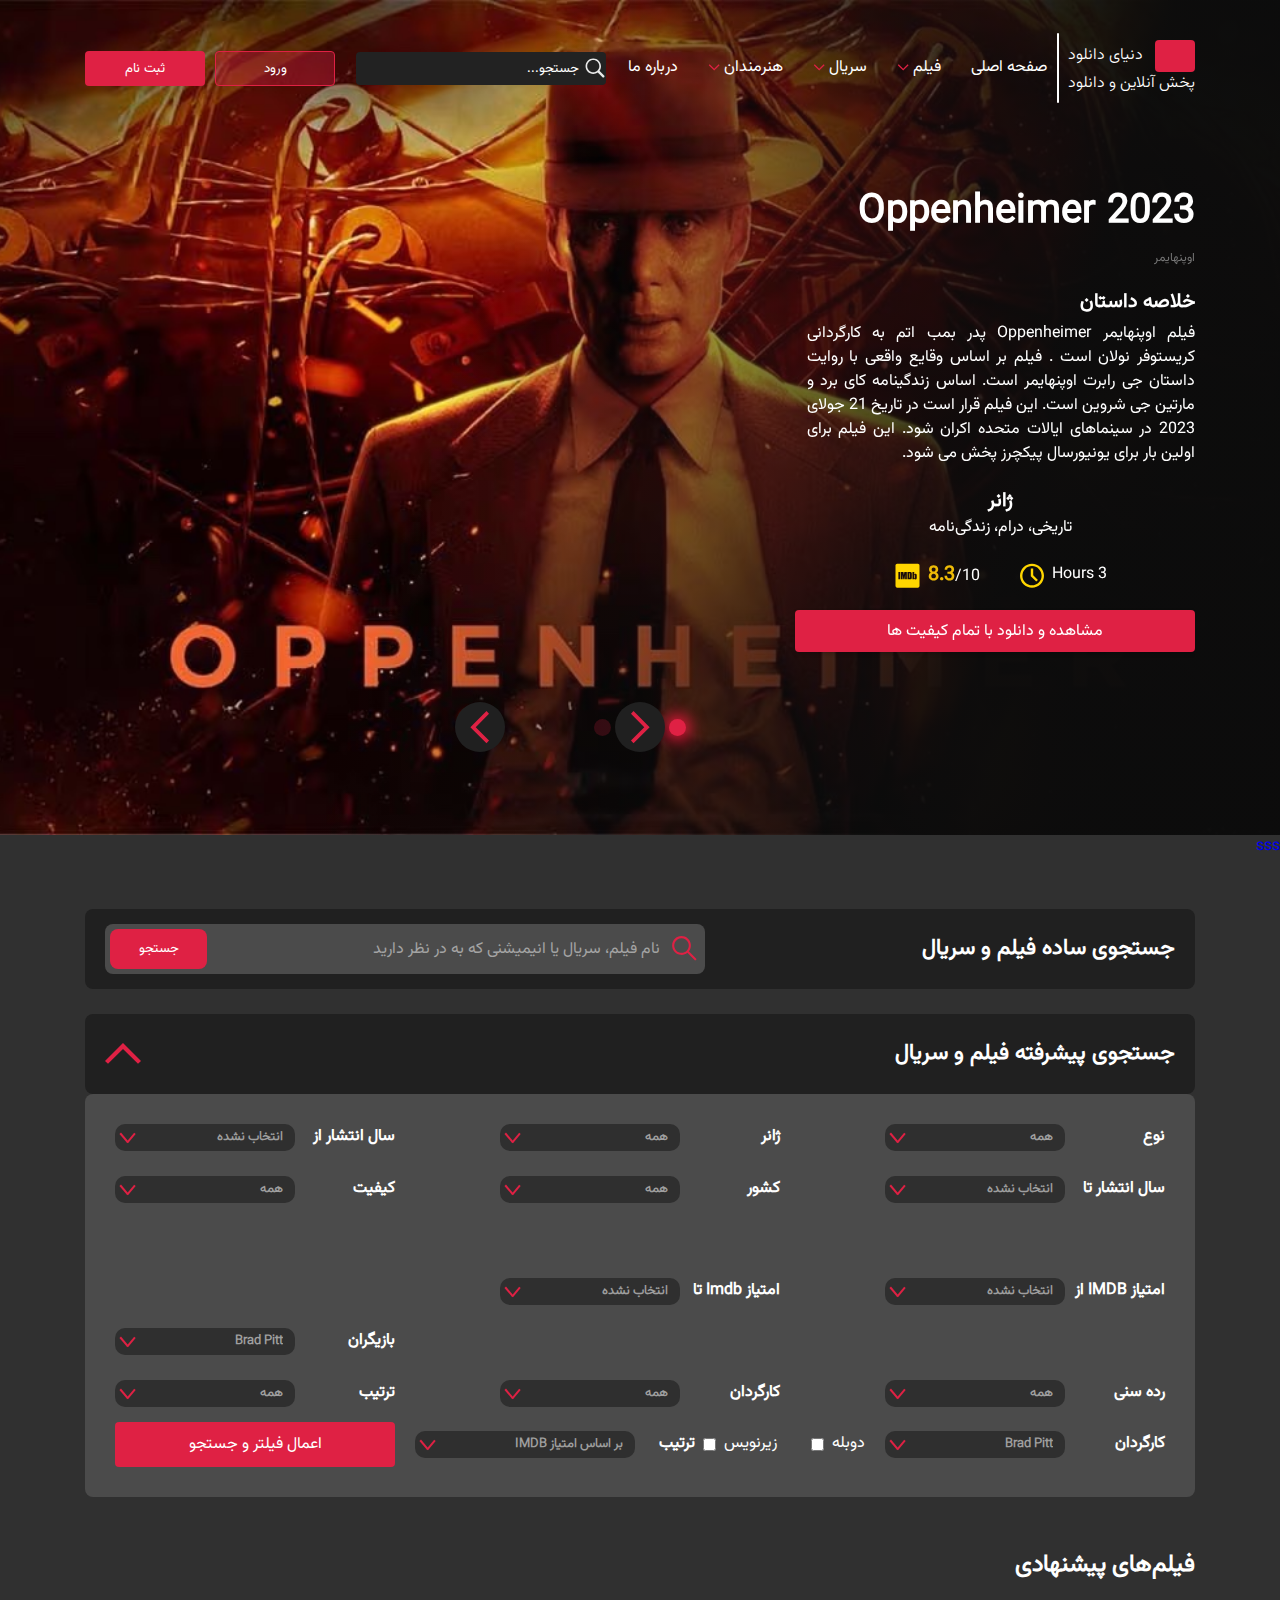
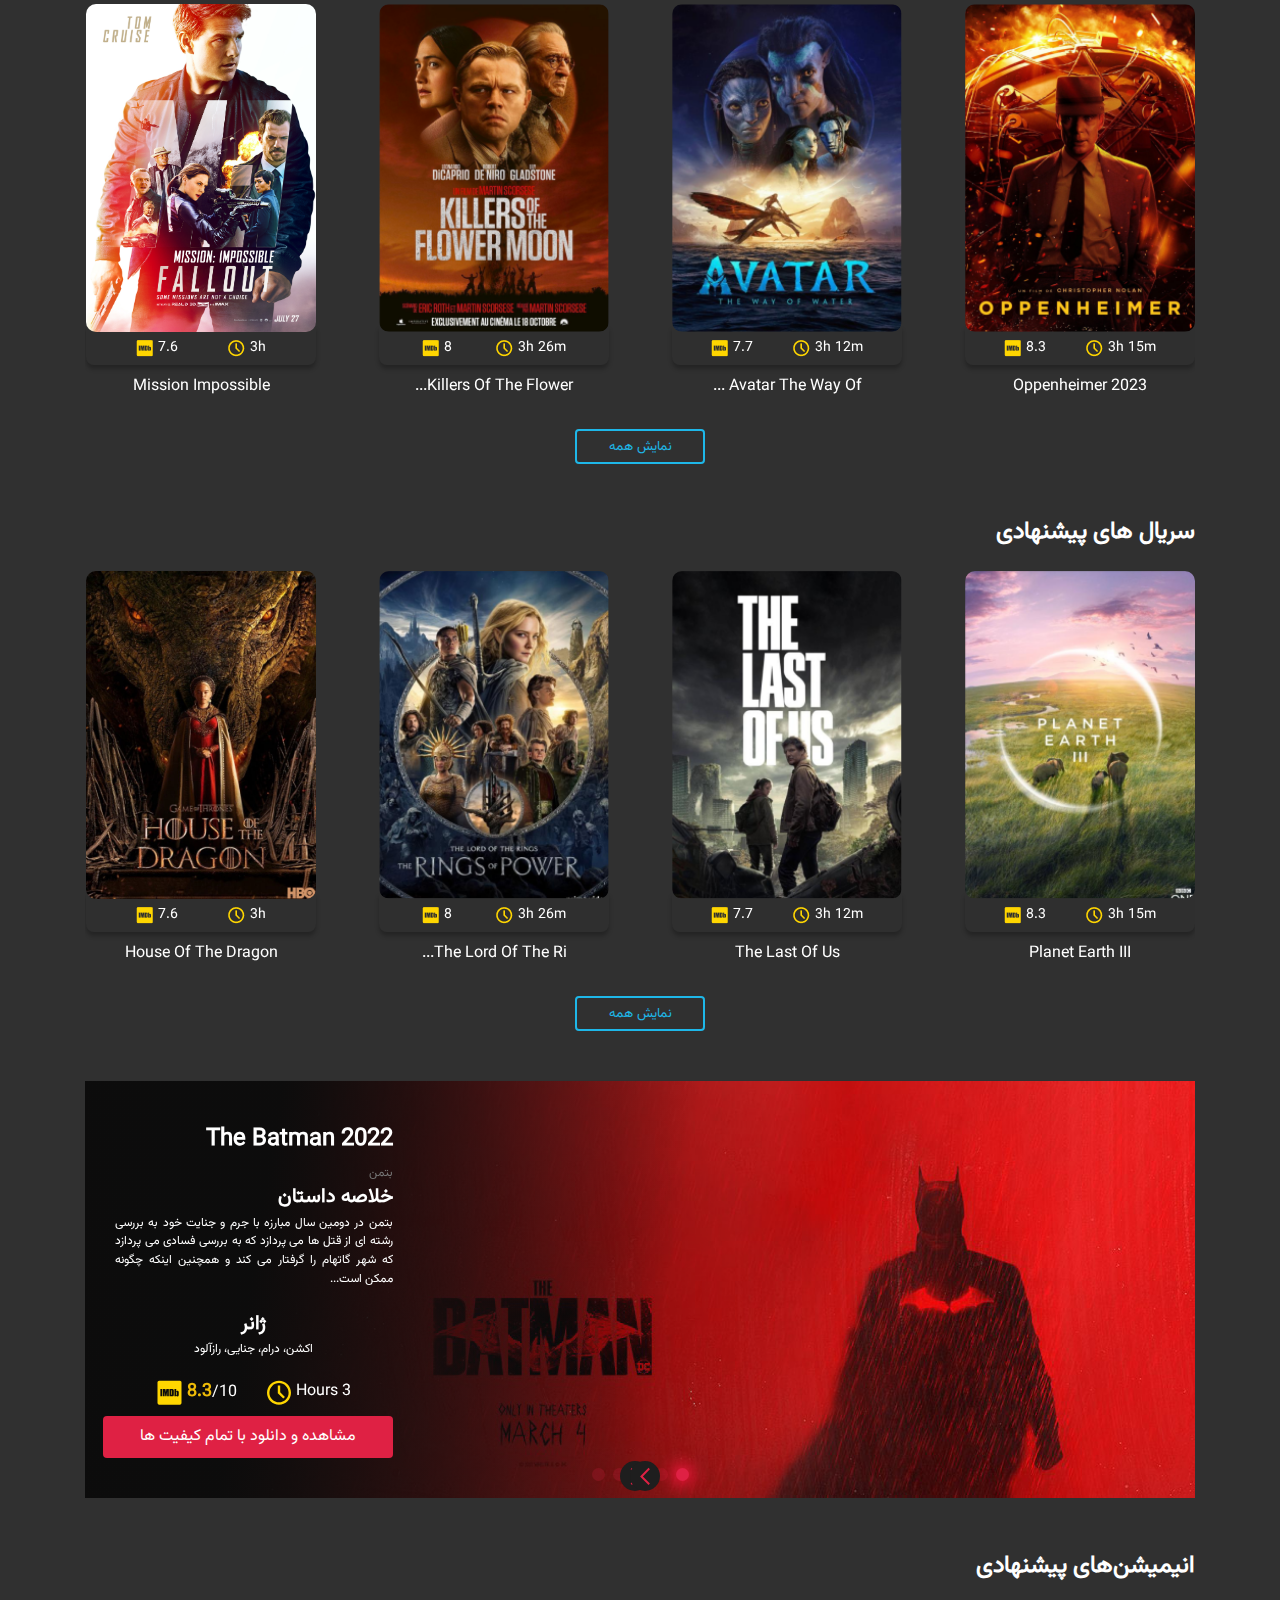
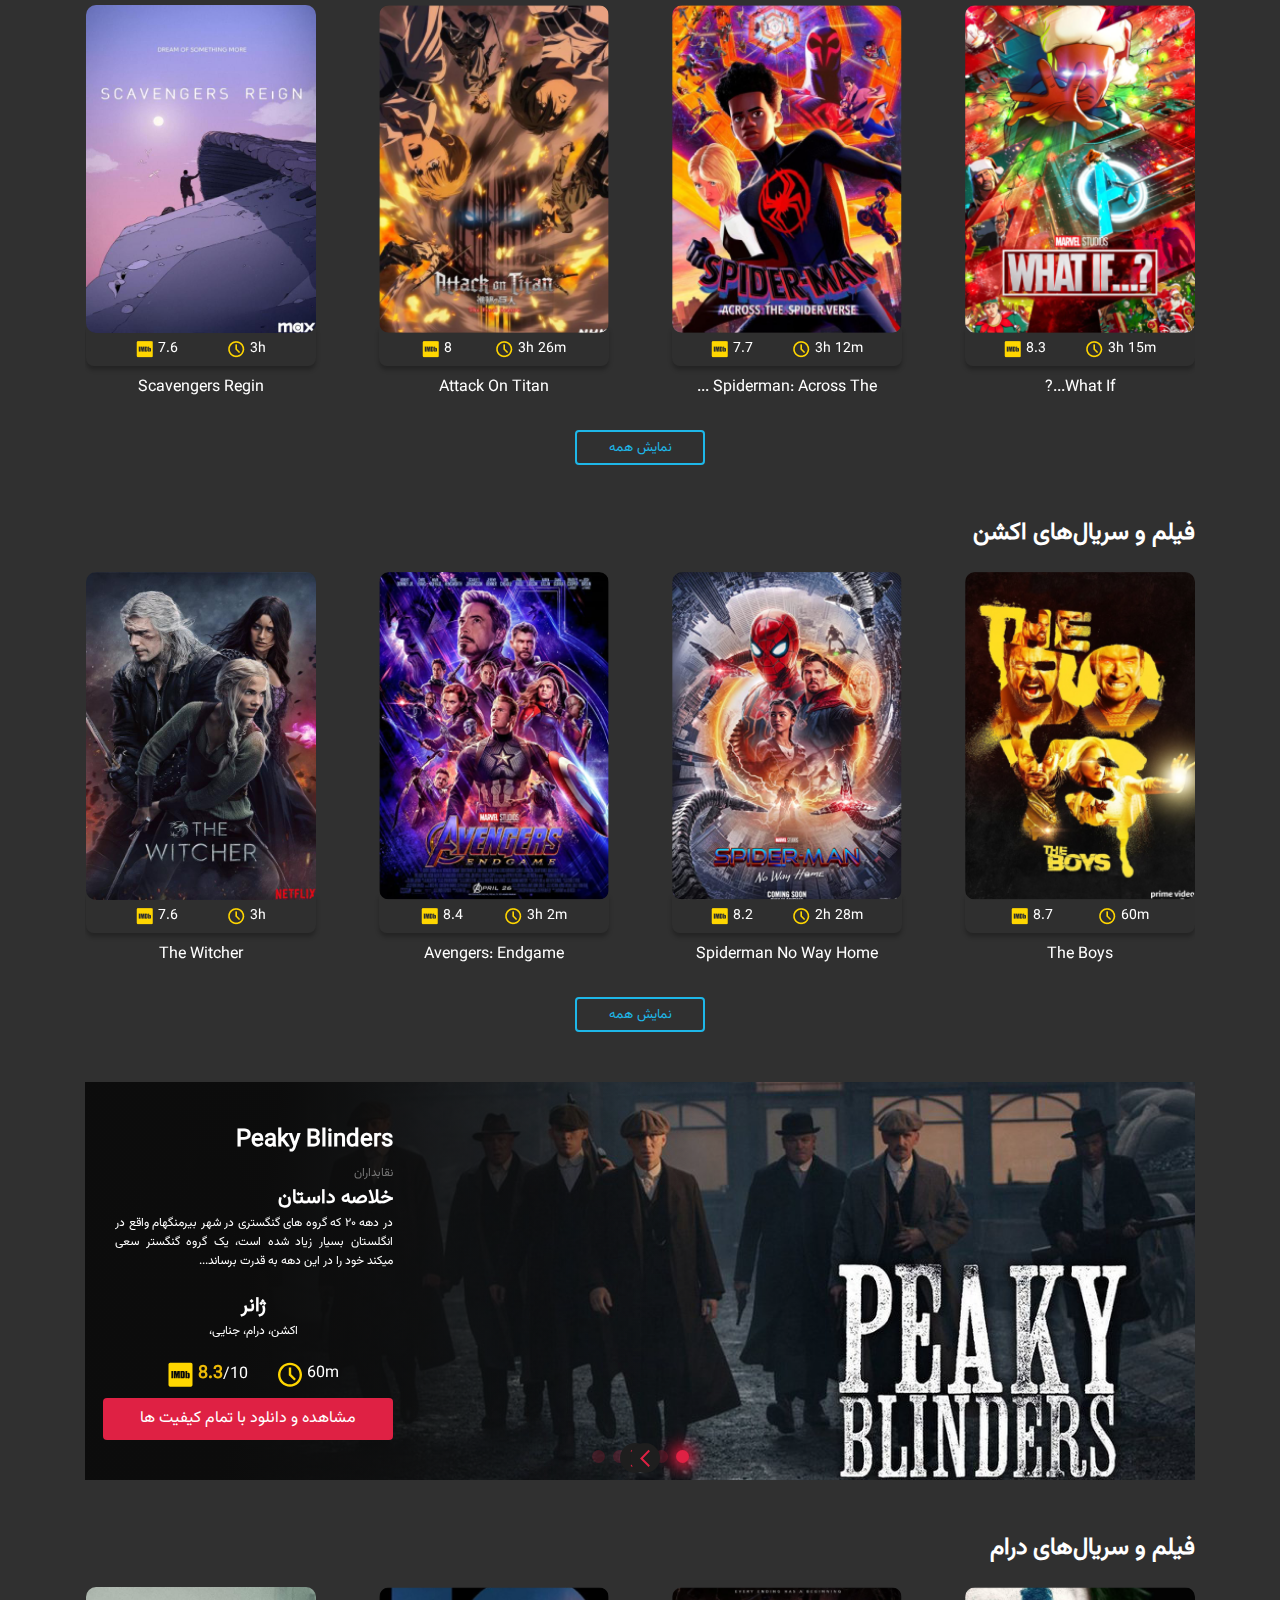
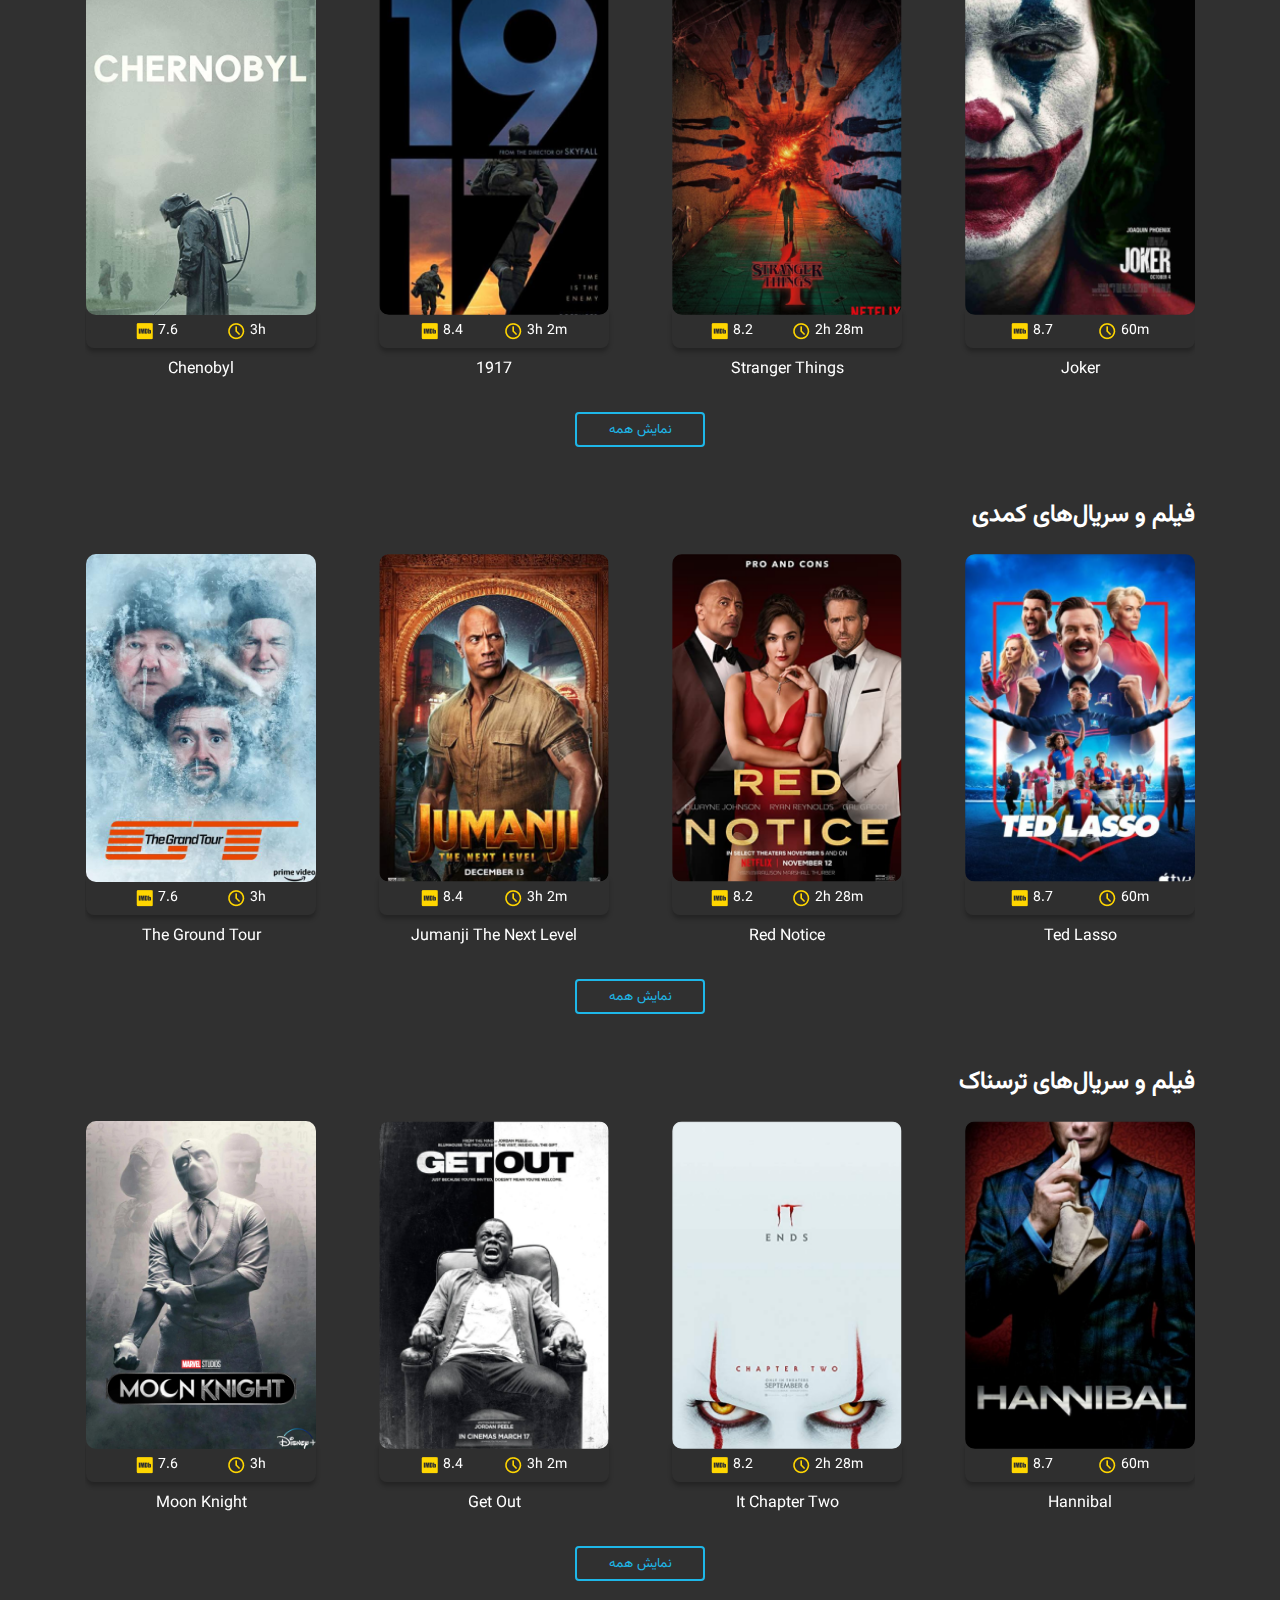
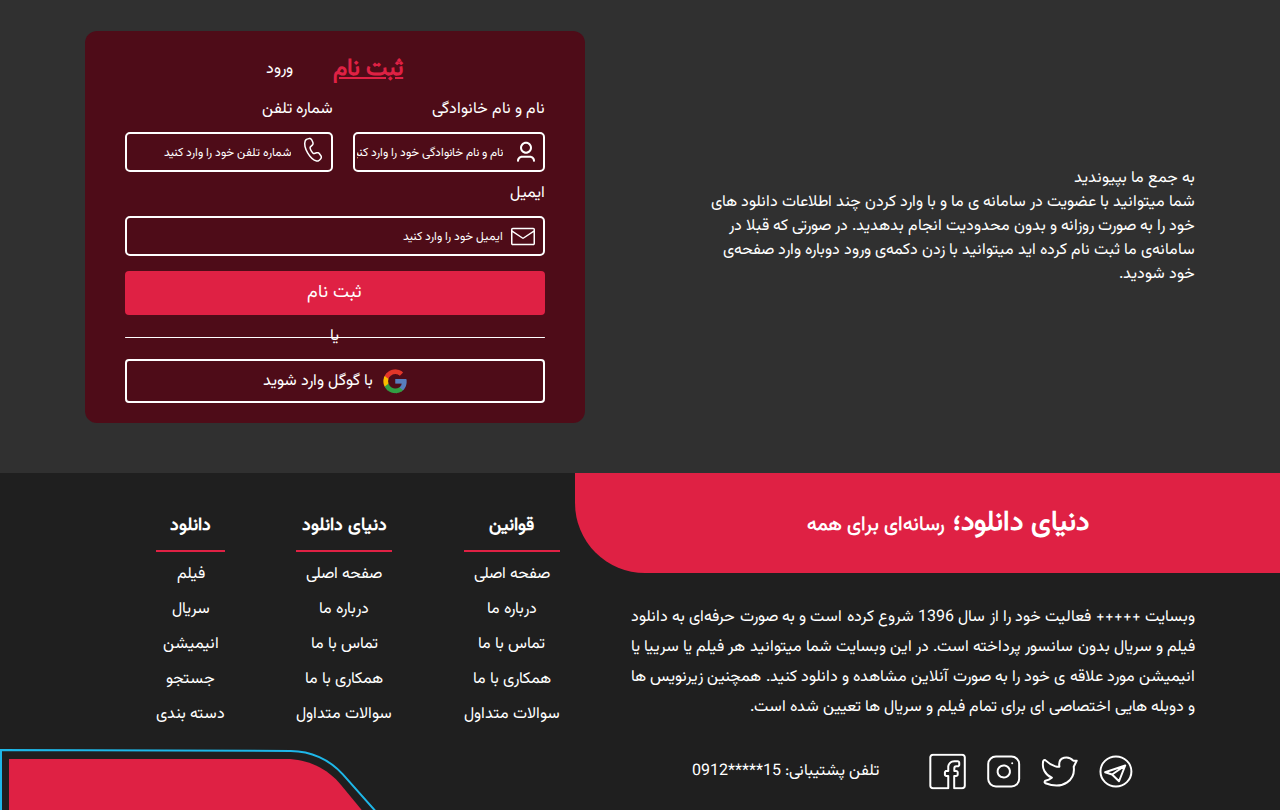
<file: index.html>
<!DOCTYPE html>
<html lang="fa" dir="rtl">

<head>
    <meta charset="UTF-8">
    <meta name="viewport" content="width=device-width, initial-scale=1.0">
    <link rel="stylesheet" href="./styles/app.css">
    <link rel="stylesheet" href="./styles/responsive.css">
    <link rel="stylesheet" href="https://cdn.jsdelivr.net/npm/swiper@11/swiper-bundle.min.css" />
    <title>Document</title>
</head>

<body>
    <header class="header">

        <div class="header_backdrop"></div>
        <div class="container">
            <div class="menu_mobile_header">
                <div class="menu_mobile_toggle">
                    <span class="icon_line"></span>
                </div>
                <div class="search_box_mobile">
                    <svg width="26" height="26" viewBox="0 0 26 26" fill="none" xmlns="http://www.w3.org/2000/svg">
                        <path fill-rule="evenodd" clip-rule="evenodd"
                            d="M15.9884 17.834C14.0228 19.4045 11.5304 20.1628 9.02321 19.9531C6.516 19.7433 4.18426 18.5815 2.50688 16.7063C0.829508 14.8311 -0.0661674 12.3848 0.0038123 9.86976C0.073792 7.35477 1.10412 4.96203 2.88317 3.18298C4.66223 1.40392 7.05496 0.373597 9.56996 0.303617C12.0849 0.233637 14.5313 1.12931 16.4065 2.80669C18.2817 4.48406 19.4435 6.81581 19.6532 9.32302C19.863 11.8302 19.1047 14.3226 17.5342 16.2882L25.0534 23.8059C25.1608 23.906 25.247 24.0268 25.3068 24.1609C25.3666 24.2951 25.3987 24.4399 25.4013 24.5868C25.4039 24.7336 25.3769 24.8795 25.3219 25.0157C25.2669 25.1519 25.185 25.2756 25.0811 25.3795C24.9773 25.4833 24.8536 25.5652 24.7174 25.6202C24.5812 25.6752 24.4353 25.7023 24.2884 25.6997C24.1416 25.6971 23.9968 25.6649 23.8626 25.6051C23.7284 25.5454 23.6077 25.4592 23.5075 25.3517L15.9884 17.834ZM4.42962 15.5561C3.35927 14.4856 2.63026 13.1219 2.33475 11.6372C2.03923 10.1526 2.19046 8.61361 2.76933 7.21487C3.3482 5.81613 4.32872 4.62038 5.58698 3.77874C6.84523 2.93711 8.32475 2.48736 9.83854 2.48634C11.3523 2.48532 12.8324 2.93308 14.0918 3.77302C15.3512 4.61296 16.3334 5.80739 16.9141 7.20535C17.4949 8.60331 17.6482 10.1421 17.3546 11.6271C17.0611 13.1122 16.334 14.4769 15.265 15.5488L15.2577 15.5561L15.2505 15.5619C13.8141 16.9949 11.8677 17.7992 9.83883 17.7981C7.80992 17.797 5.8644 16.9906 4.42962 15.5561Z"
                            fill="#1EB7E8" />
                    </svg>

                </div>

            </div>
            <div class="menu_mobile_box">
                <div class="header_buttons_bobile">
                    <button id="login" class="btn2">ورود</button>
                    <button id="signup" class="btn2">ثبت نام</button>
                </div>
            </div>
            <nav class="navigation">
                <div class="logo-site">
                    <div class="boxes">
                        <div class="box"> دنیای دانلود </div>
                        <div class="square"></div>
                    </div>
                    <span> پخش آنلاین و دانلود</span>
                </div>

                <ul class="desktop_ul">


                    <li class="desktop_li">صفحه اصلی</li>


                    <li class="desktop_li">فیلم

                        <svg width="12" height="7" viewBox="0 0 12 7" fill="none">
                            <path
                                d="M11.6 1.19999L10.7 0.359985L6.20001 4.79999L1.70001 0.359985L0.800007 1.19999L6.20001 6.59999L11.6 1.19999Z"
                                fill="#DF2144" />
                        </svg>

                        <div class="sub_mega_menu">


                            <h2 class="mega_menu_wrapper">
                                <p class="genre_title">اکشن</p>
                                <ul class="desktop_ul_mega_menu">
                                    <ul class="desktop_ul_mega_menu_action_moive">
                                        <li>John Wick: Chapter 4</li>
                                        <li>The Witcher</li>
                                        <li>Avengers: Endgame</li>
                                        <li>Spiderman No Way Home</li>
                                        <li>The Boys</li>
                                    </ul>
                                </ul>
                            </h2>

                            <h2 class="mega_menu_wrapper">
                                <p class="genre_title">انیمشین</p>
                                <ul class="desktop_ul_mega_menu">
                                    <ul class="desktop_ul_mega_menu_action_moive">
                                        <li>Sonic The Hedgehg ...</li>
                                        <li>Scavengers Regin</li>
                                        <li>Attack On Titan</li>
                                        <li>Spiderman: Across The ...</li>
                                        <li>What If...?</li>
                                    </ul>
                                </ul>
                            </h2>

                            <h2 class="mega_menu_wrapper">
                                <p class="genre_title">کمدی</p>
                                <ul class="desktop_ul_mega_menu">
                                    <ul class="desktop_ul_mega_menu_action_moive">
                                        <li>Tick Tick... Boom 2021</li>
                                        <li>House Of The Dragon</li>
                                        <li>The Lord Of The Ring</li>
                                        <li>The Last Of Us</li>
                                        <li>Planet Earth III</li>
                                    </ul>
                                </ul>
                            </h2>


                        </div>

                    </li>






















































                    <li class="desktop_li">سریال
                        <svg width="12" height="7" viewBox="0 0 12 7" fill="none" xmlns="http://www.w3.org/2000/svg">
                            <path
                                d="M11.6 1.19999L10.7 0.359985L6.20001 4.79999L1.70001 0.359985L0.800007 1.19999L6.20001 6.59999L11.6 1.19999Z"
                                fill="#DF2144" />
                        </svg>

                    </li>
                    <li class="desktop_li">هنرمندان
                        <svg width="12" height="7" viewBox="0 0 12 7" fill="none" xmlns="http://www.w3.org/2000/svg">
                            <path
                                d="M11.6 1.19999L10.7 0.359985L6.20001 4.79999L1.70001 0.359985L0.800007 1.19999L6.20001 6.59999L11.6 1.19999Z"
                                fill="#DF2144" />
                        </svg>

                    </li>
                    <li class="desktop_li">درباره ما</li>
                </ul>

                <div class="header_search_box">
                    <input type="search" id="search_input" placeholder="جستجو...">
                    <svg width="20" height="20" viewBox="0 0 20 20" fill="none" xmlns="http://www.w3.org/2000/svg">
                        <path
                            d="M8.26729 15.9014C9.87827 15.8993 11.4483 15.3934 12.7574 14.4546L17.5184 19.216C17.6253 19.3223 17.7523 19.4063 17.8919 19.4632C18.0316 19.5201 18.1811 19.5487 18.3319 19.5473C18.985 19.5473 19.4569 19.045 19.4569 18.4022C19.4569 18.1009 19.3566 17.8197 19.1354 17.599L14.4044 12.8577C15.3987 11.5519 15.9914 9.93487 15.9914 8.17687C15.9914 3.92801 12.5161 0.452728 8.26729 0.452728C4.00857 0.452728 0.543144 3.92801 0.543144 8.17687C0.543144 12.4257 4.00857 15.9014 8.26729 15.9014ZM8.26729 14.2339C4.94243 14.2339 2.21029 11.4919 2.21029 8.17687C2.21029 4.8623 4.94243 2.11987 8.26729 2.11987C11.5819 2.11987 14.3243 4.8623 14.3243 8.17687C14.3243 11.4919 11.5819 14.2339 8.26729 14.2339Z"
                            fill="#EAEAEA" />
                    </svg>

                </div>

                <div class="header_buttons">
                    <button id="login" class="btn">ورود</button>
                    <button id="signup" class="btn">ثبت نام</button>
                </div>
            </nav>
            <div class="swiper swiper_hero">
                <div class="swiper-wrapper hero_section_wrapper">
                    <div class="swiper-slide swiper-hero-slide">
                        <div class="hero_section">
                            <div class="hero_section_right">
                                <h1 class="hero_section_title">Oppenheimer 2023 </h1>
                                <span class="FA_name_movie">اوپنهایمر</span>
                                <h2 class="movie_synopsis"> خلاصه داستان </h2>
                                <p class="movie_description"> فیلم اوپنهایمر Oppenheimer پدر بمب اتم به کارگردانی
                                    کریستوفر نولان
                                    است . فیلم بر اساس وقایع واقعی با روایت داستان جی رابرت اوپنهایمر است. اساس
                                    زندگینامه کای
                                    برد و مارتین جی شروین است. این فیلم قرار است در تاریخ 21 جولای 2023 در سینماهای
                                    ایالات متحده
                                    اکران شود. این فیلم برای اولین بار برای یونیورسال پیکچرز پخش می شود.
                                </p>

                                <div class="hero_section_genre">
                                    <span class="genre">ژانر</span>
                                    <span class="genre_title"> تاریخی، درام، زندگی‌نامه </span>
                                </div>

                                <div class="hero_section_movie_score">
                                    <div class="hero_section_movie_time">
                                        <svg width="24" height="25" viewBox="0 0 24 25" fill="none"
                                            xmlns="http://www.w3.org/2000/svg">
                                            <path
                                                d="M12 24.6686C8.8174 24.6686 5.76516 23.4043 3.51472 21.1539C1.26428 18.9035 0 15.8512 0 12.6686C0 9.48601 1.26428 6.43376 3.51472 4.18333C5.76516 1.93289 8.8174 0.66861 12 0.66861C15.1826 0.66861 18.2348 1.93289 20.4853 4.18333C22.7357 6.43376 24 9.48601 24 12.6686C24 15.8512 22.7357 18.9035 20.4853 21.1539C18.2348 23.4043 15.1826 24.6686 12 24.6686ZM12 22.2686C14.5461 22.2686 16.9879 21.2572 18.7882 19.4568C20.5886 17.6565 21.6 15.2147 21.6 12.6686C21.6 10.1225 20.5886 7.68073 18.7882 5.88038C16.9879 4.08004 14.5461 3.06861 12 3.06861C9.45392 3.06861 7.01212 4.08004 5.21178 5.88038C3.41143 7.68073 2.4 10.1225 2.4 12.6686C2.4 15.2147 3.41143 17.6565 5.21178 19.4568C7.01212 21.2572 9.45392 22.2686 12 22.2686ZM10.8 13.1606V5.46861H13.2V12.1766L17.94 16.9166L16.248 18.6086L10.8 13.1606Z"
                                                fill="#FFD600" />
                                        </svg>
                                        <span>3 Hours</span>
                                    </div>

                                    <div class="hero_section_movie_metha">
                                        <svg width="25" height="25" viewBox="0 0 25 25" fill="none"
                                            xmlns="http://www.w3.org/2000/svg">
                                            <path
                                                d="M14.8085 10.2582V10.2619C14.7343 10.2147 14.582 10.1914 14.3908 10.1914V15.0079C14.66 15.0079 14.828 14.9457 14.891 14.8399C14.9533 14.7387 14.9848 14.4379 14.9848 13.9572V11.0899C14.9848 10.7614 14.981 10.5507 14.9533 10.4607C14.93 10.3632 14.8865 10.2964 14.8123 10.2574L14.8085 10.2582ZM22.9138 0.668683H2.12075C1.70268 0.692737 1.30765 0.868116 1.0094 1.16208C0.711161 1.45604 0.530092 1.8485 0.5 2.26618L0.5 23.0472C0.5585 23.9224 1.211 24.5899 2.05475 24.6642C2.0705 24.6679 2.08625 24.6679 2.102 24.6679H22.946C23.3707 24.6253 23.7647 24.4269 24.0518 24.111C24.3389 23.7951 24.4988 23.3841 24.5008 22.9572V2.37868C24.4986 1.9467 24.3344 1.53125 24.0407 1.21448C23.747 0.897711 23.3451 0.702674 22.9145 0.667933L22.9138 0.668683ZM5.29325 16.2934H3.38675V8.92993H5.29325V16.2934ZM11.8318 16.2934H10.1713V11.3209L9.49925 16.2897H8.312L7.613 11.4304L7.6055 16.2897H5.94125V8.92993H8.40575C8.492 9.44968 8.56625 9.97693 8.636 10.5042L8.90525 12.3717L9.35075 8.92993H11.831L11.8318 16.2934ZM16.8088 14.1139C16.8088 14.7664 16.766 15.2074 16.703 15.4339C16.655 15.6381 16.5411 15.8207 16.379 15.9537C16.2154 16.0903 16.0189 16.1818 15.809 16.2192C15.5863 16.2619 15.239 16.2934 14.7898 16.2934L14.786 16.2897H12.4813V8.92993H13.907C14.8213 8.92993 15.356 8.97718 15.6763 9.05518C16.0003 9.14518 16.2508 9.28168 16.4225 9.47743C16.5868 9.65743 16.6963 9.87943 16.7353 10.1217C16.7863 10.3564 16.8095 10.8252 16.8095 11.5242L16.8088 14.1139ZM21.7543 14.5864C21.7543 15.0357 21.707 15.3522 21.6643 15.5787C21.602 15.8014 21.4693 15.9807 21.2578 16.1449C21.0313 16.3129 20.777 16.3872 20.4763 16.3872C20.2573 16.3872 19.976 16.3249 19.7968 16.2507C19.597 16.1445 19.4214 15.9982 19.2808 15.8209L19.1675 16.2934H17.4485V8.92993L17.429 8.92618H19.2298V11.3247C19.3783 11.1492 19.5463 11.0164 19.7375 10.9264C19.9584 10.8422 20.1926 10.7985 20.429 10.7974C20.6555 10.7974 20.8783 10.8327 21.089 10.9144C21.2608 10.9849 21.4093 11.0982 21.5263 11.2429C21.6163 11.3682 21.6748 11.5122 21.7063 11.6652C21.7333 11.8017 21.749 12.0949 21.749 12.5322V14.5872L21.7543 14.5864ZM19.5785 11.8722C19.4615 11.8722 19.3873 11.9149 19.3558 11.9929C19.3243 12.0747 19.2973 12.2817 19.2973 12.6177V14.5632C19.2973 14.8872 19.3243 15.0987 19.3558 15.1879C19.3759 15.2302 19.4083 15.2654 19.4486 15.2891C19.489 15.3127 19.5356 15.3237 19.5823 15.3207C19.6993 15.3207 19.8515 15.2734 19.883 15.1797C19.91 15.0822 19.9258 14.8594 19.9258 14.5077L19.9573 14.5039V12.6132C19.9573 12.3124 19.9415 12.1054 19.8988 12.0117C19.8515 11.9104 19.7038 11.8707 19.5823 11.8707L19.5785 11.8722Z"
                                                fill="#FFD600" />
                                        </svg>
                                        <p><span>8.3</span>/10</p>
                                    </div>

                                </div>

                                <a href="./instrument/download.html"> <button class="hero_section_show_movie"> مشاهده و دانلود با
                                        تمام کیفیت ها </button>
                                </a>
                            </div>
                        </div>
                    </div>
                    <div class="swiper-slide swiper-hero-slide">
                        <div class="hero_section">
                            <div class="hero_section_right">
                                <h1 class="hero_section_title">Emilia Pérez</h1>
                                <span class="FA_name_movie">امیبیا پرز</span>
                                <h2 class="movie_synopsis"> خلاصه داستان </h2>
                                <p class="movie_description"> Emilia Pérez یا امیلیا پرز یک وکیل در مکزیک را دنبال
                                    می‌کند. Emilia Pérez یا امیلیا پرز روایت میکند که پیشنهادی غیرمنتظره از سوی یکی از
                                    ترسناک‌ترین رؤسای کارتل دریافت می‌کند. این رئیس کارتل تصمیم گرفته از تجارت بی‌رحمانه
                                    خود کناره‌گیری کند و ناپدید شود. برای رسیدن به رویای پنهانی‌اش، او به کمک این وکیل
                                    نیاز دارد تا به زنی که همیشه آرزویش را داشته تبدیل شود و از چنگ زندگی جنایتکارانه‌اش
                                    فرار کند. </p>

                                <div class="hero_section_genre">
                                    <span class="genre">ژانر</span>
                                    <span class="genre_title"> دلهره‌آور، داستانی، داستان جنایی </span>
                                </div>

                                <div class="hero_section_movie_score">
                                    <div class="hero_section_movie_time">
                                        <svg width="24" height="25" viewBox="0 0 24 25" fill="none"
                                            xmlns="http://www.w3.org/2000/svg">
                                            <path
                                                d="M12 24.6686C8.8174 24.6686 5.76516 23.4043 3.51472 21.1539C1.26428 18.9035 0 15.8512 0 12.6686C0 9.48601 1.26428 6.43376 3.51472 4.18333C5.76516 1.93289 8.8174 0.66861 12 0.66861C15.1826 0.66861 18.2348 1.93289 20.4853 4.18333C22.7357 6.43376 24 9.48601 24 12.6686C24 15.8512 22.7357 18.9035 20.4853 21.1539C18.2348 23.4043 15.1826 24.6686 12 24.6686ZM12 22.2686C14.5461 22.2686 16.9879 21.2572 18.7882 19.4568C20.5886 17.6565 21.6 15.2147 21.6 12.6686C21.6 10.1225 20.5886 7.68073 18.7882 5.88038C16.9879 4.08004 14.5461 3.06861 12 3.06861C9.45392 3.06861 7.01212 4.08004 5.21178 5.88038C3.41143 7.68073 2.4 10.1225 2.4 12.6686C2.4 15.2147 3.41143 17.6565 5.21178 19.4568C7.01212 21.2572 9.45392 22.2686 12 22.2686ZM10.8 13.1606V5.46861H13.2V12.1766L17.94 16.9166L16.248 18.6086L10.8 13.1606Z"
                                                fill="#FFD600" />
                                        </svg>
                                        <span>3 Hours</span>
                                    </div>

                                    <div class="hero_section_movie_metha">
                                        <svg width="25" height="25" viewBox="0 0 25 25" fill="none"
                                            xmlns="http://www.w3.org/2000/svg">
                                            <path
                                                d="M14.8085 10.2582V10.2619C14.7343 10.2147 14.582 10.1914 14.3908 10.1914V15.0079C14.66 15.0079 14.828 14.9457 14.891 14.8399C14.9533 14.7387 14.9848 14.4379 14.9848 13.9572V11.0899C14.9848 10.7614 14.981 10.5507 14.9533 10.4607C14.93 10.3632 14.8865 10.2964 14.8123 10.2574L14.8085 10.2582ZM22.9138 0.668683H2.12075C1.70268 0.692737 1.30765 0.868116 1.0094 1.16208C0.711161 1.45604 0.530092 1.8485 0.5 2.26618L0.5 23.0472C0.5585 23.9224 1.211 24.5899 2.05475 24.6642C2.0705 24.6679 2.08625 24.6679 2.102 24.6679H22.946C23.3707 24.6253 23.7647 24.4269 24.0518 24.111C24.3389 23.7951 24.4988 23.3841 24.5008 22.9572V2.37868C24.4986 1.9467 24.3344 1.53125 24.0407 1.21448C23.747 0.897711 23.3451 0.702674 22.9145 0.667933L22.9138 0.668683ZM5.29325 16.2934H3.38675V8.92993H5.29325V16.2934ZM11.8318 16.2934H10.1713V11.3209L9.49925 16.2897H8.312L7.613 11.4304L7.6055 16.2897H5.94125V8.92993H8.40575C8.492 9.44968 8.56625 9.97693 8.636 10.5042L8.90525 12.3717L9.35075 8.92993H11.831L11.8318 16.2934ZM16.8088 14.1139C16.8088 14.7664 16.766 15.2074 16.703 15.4339C16.655 15.6381 16.5411 15.8207 16.379 15.9537C16.2154 16.0903 16.0189 16.1818 15.809 16.2192C15.5863 16.2619 15.239 16.2934 14.7898 16.2934L14.786 16.2897H12.4813V8.92993H13.907C14.8213 8.92993 15.356 8.97718 15.6763 9.05518C16.0003 9.14518 16.2508 9.28168 16.4225 9.47743C16.5868 9.65743 16.6963 9.87943 16.7353 10.1217C16.7863 10.3564 16.8095 10.8252 16.8095 11.5242L16.8088 14.1139ZM21.7543 14.5864C21.7543 15.0357 21.707 15.3522 21.6643 15.5787C21.602 15.8014 21.4693 15.9807 21.2578 16.1449C21.0313 16.3129 20.777 16.3872 20.4763 16.3872C20.2573 16.3872 19.976 16.3249 19.7968 16.2507C19.597 16.1445 19.4214 15.9982 19.2808 15.8209L19.1675 16.2934H17.4485V8.92993L17.429 8.92618H19.2298V11.3247C19.3783 11.1492 19.5463 11.0164 19.7375 10.9264C19.9584 10.8422 20.1926 10.7985 20.429 10.7974C20.6555 10.7974 20.8783 10.8327 21.089 10.9144C21.2608 10.9849 21.4093 11.0982 21.5263 11.2429C21.6163 11.3682 21.6748 11.5122 21.7063 11.6652C21.7333 11.8017 21.749 12.0949 21.749 12.5322V14.5872L21.7543 14.5864ZM19.5785 11.8722C19.4615 11.8722 19.3873 11.9149 19.3558 11.9929C19.3243 12.0747 19.2973 12.2817 19.2973 12.6177V14.5632C19.2973 14.8872 19.3243 15.0987 19.3558 15.1879C19.3759 15.2302 19.4083 15.2654 19.4486 15.2891C19.489 15.3127 19.5356 15.3237 19.5823 15.3207C19.6993 15.3207 19.8515 15.2734 19.883 15.1797C19.91 15.0822 19.9258 14.8594 19.9258 14.5077L19.9573 14.5039V12.6132C19.9573 12.3124 19.9415 12.1054 19.8988 12.0117C19.8515 11.9104 19.7038 11.8707 19.5823 11.8707L19.5785 11.8722Z"
                                                fill="#FFD600" />
                                        </svg>
                                        <p><span>7</span>/10</p>
                                    </div>

                                </div>
                                <button class="hero_section_show_movie"> مشاهده و دانلود با تمام کیفیت ها </button>
                            </div>
                        </div>
                    </div>
                    <div class="swiper-slide swiper-hero-slide">
                        <div class="hero_section">
                            <div class="hero_section_right">
                                <h1 class="hero_section_title">Fight Club </h1>
                                <span class="FA_name_movie">باشگاه مشت زنی</span>
                                <h2 class="movie_synopsis"> خلاصه داستان </h2>
                                <p class="movie_description">
                                    در فیلم باشگاه مشت زنی : «راوی»، جوانی پریشان، پی می‌برد که به کمک مشت‌بازی با
                                    دست‌های برهنه، بیش از هر زمان دیگری احساس زنده بودن می‌کند. او و «تایلر» که به
                                    دوستانی صمیمی تبدیل شده‌اند، هفته‌ای یک بار با هم ملاقات می‌کنند تا با هم مشت بازی
                                    کنند. در حالی که افراد دیگری هم به باشگاه‌شان می‌پیوندند، محفل‌شان به رغم آن که مخفی
                                    است بین شرکت کننده‌هایش، شهرت و محبوبیت یک باشگاه زیرزمینی را پیدا می‌کند و...
                                </p>

                                <div class="hero_section_genre">
                                    <span class="genre">ژانر</span>
                                    <span class="genre_title"> درام، ترسناک </span>
                                </div>

                                <div class="hero_section_movie_score">
                                    <div class="hero_section_movie_time">
                                        <svg width="24" height="25" viewBox="0 0 24 25" fill="none"
                                            xmlns="http://www.w3.org/2000/svg">
                                            <path
                                                d="M12 24.6686C8.8174 24.6686 5.76516 23.4043 3.51472 21.1539C1.26428 18.9035 0 15.8512 0 12.6686C0 9.48601 1.26428 6.43376 3.51472 4.18333C5.76516 1.93289 8.8174 0.66861 12 0.66861C15.1826 0.66861 18.2348 1.93289 20.4853 4.18333C22.7357 6.43376 24 9.48601 24 12.6686C24 15.8512 22.7357 18.9035 20.4853 21.1539C18.2348 23.4043 15.1826 24.6686 12 24.6686ZM12 22.2686C14.5461 22.2686 16.9879 21.2572 18.7882 19.4568C20.5886 17.6565 21.6 15.2147 21.6 12.6686C21.6 10.1225 20.5886 7.68073 18.7882 5.88038C16.9879 4.08004 14.5461 3.06861 12 3.06861C9.45392 3.06861 7.01212 4.08004 5.21178 5.88038C3.41143 7.68073 2.4 10.1225 2.4 12.6686C2.4 15.2147 3.41143 17.6565 5.21178 19.4568C7.01212 21.2572 9.45392 22.2686 12 22.2686ZM10.8 13.1606V5.46861H13.2V12.1766L17.94 16.9166L16.248 18.6086L10.8 13.1606Z"
                                                fill="#FFD600" />
                                        </svg>
                                        <span>3Hours 28min</span>
                                    </div>

                                    <div class="hero_section_movie_metha">
                                        <svg width="25" height="25" viewBox="0 0 25 25" fill="none"
                                            xmlns="http://www.w3.org/2000/svg">
                                            <path
                                                d="M14.8085 10.2582V10.2619C14.7343 10.2147 14.582 10.1914 14.3908 10.1914V15.0079C14.66 15.0079 14.828 14.9457 14.891 14.8399C14.9533 14.7387 14.9848 14.4379 14.9848 13.9572V11.0899C14.9848 10.7614 14.981 10.5507 14.9533 10.4607C14.93 10.3632 14.8865 10.2964 14.8123 10.2574L14.8085 10.2582ZM22.9138 0.668683H2.12075C1.70268 0.692737 1.30765 0.868116 1.0094 1.16208C0.711161 1.45604 0.530092 1.8485 0.5 2.26618L0.5 23.0472C0.5585 23.9224 1.211 24.5899 2.05475 24.6642C2.0705 24.6679 2.08625 24.6679 2.102 24.6679H22.946C23.3707 24.6253 23.7647 24.4269 24.0518 24.111C24.3389 23.7951 24.4988 23.3841 24.5008 22.9572V2.37868C24.4986 1.9467 24.3344 1.53125 24.0407 1.21448C23.747 0.897711 23.3451 0.702674 22.9145 0.667933L22.9138 0.668683ZM5.29325 16.2934H3.38675V8.92993H5.29325V16.2934ZM11.8318 16.2934H10.1713V11.3209L9.49925 16.2897H8.312L7.613 11.4304L7.6055 16.2897H5.94125V8.92993H8.40575C8.492 9.44968 8.56625 9.97693 8.636 10.5042L8.90525 12.3717L9.35075 8.92993H11.831L11.8318 16.2934ZM16.8088 14.1139C16.8088 14.7664 16.766 15.2074 16.703 15.4339C16.655 15.6381 16.5411 15.8207 16.379 15.9537C16.2154 16.0903 16.0189 16.1818 15.809 16.2192C15.5863 16.2619 15.239 16.2934 14.7898 16.2934L14.786 16.2897H12.4813V8.92993H13.907C14.8213 8.92993 15.356 8.97718 15.6763 9.05518C16.0003 9.14518 16.2508 9.28168 16.4225 9.47743C16.5868 9.65743 16.6963 9.87943 16.7353 10.1217C16.7863 10.3564 16.8095 10.8252 16.8095 11.5242L16.8088 14.1139ZM21.7543 14.5864C21.7543 15.0357 21.707 15.3522 21.6643 15.5787C21.602 15.8014 21.4693 15.9807 21.2578 16.1449C21.0313 16.3129 20.777 16.3872 20.4763 16.3872C20.2573 16.3872 19.976 16.3249 19.7968 16.2507C19.597 16.1445 19.4214 15.9982 19.2808 15.8209L19.1675 16.2934H17.4485V8.92993L17.429 8.92618H19.2298V11.3247C19.3783 11.1492 19.5463 11.0164 19.7375 10.9264C19.9584 10.8422 20.1926 10.7985 20.429 10.7974C20.6555 10.7974 20.8783 10.8327 21.089 10.9144C21.2608 10.9849 21.4093 11.0982 21.5263 11.2429C21.6163 11.3682 21.6748 11.5122 21.7063 11.6652C21.7333 11.8017 21.749 12.0949 21.749 12.5322V14.5872L21.7543 14.5864ZM19.5785 11.8722C19.4615 11.8722 19.3873 11.9149 19.3558 11.9929C19.3243 12.0747 19.2973 12.2817 19.2973 12.6177V14.5632C19.2973 14.8872 19.3243 15.0987 19.3558 15.1879C19.3759 15.2302 19.4083 15.2654 19.4486 15.2891C19.489 15.3127 19.5356 15.3237 19.5823 15.3207C19.6993 15.3207 19.8515 15.2734 19.883 15.1797C19.91 15.0822 19.9258 14.8594 19.9258 14.5077L19.9573 14.5039V12.6132C19.9573 12.3124 19.9415 12.1054 19.8988 12.0117C19.8515 11.9104 19.7038 11.8707 19.5823 11.8707L19.5785 11.8722Z"
                                                fill="#FFD600" />
                                        </svg>
                                        <p><span>9.5</span>/10</p>
                                    </div>

                                </div>
                                <button class="hero_section_show_movie"> مشاهده و دانلود با تمام کیفیت ها </button>
                            </div>
                        </div>
                    </div>
                    <div class="swiper-slide swiper-hero-slide">
                        <div class="hero_section">
                            <div class="hero_section_right">
                                <h1 class="hero_section_title">Resident Evil: The Final Chapter </h1>
                                <span class="FA_name_movie">رزیدنت اویل </span>
                                <h2 class="movie_synopsis"> خلاصه داستان </h2>
                                <p class="movie_description">
                                    ویروس تی که توسط شرکت آمبرلا ساخته شده بود اکنون به سراسر جهان شیوع کرده و موجب
                                    تبدیل شدن انسان ها به زامبی، موجودات شیطانی و هیولا شده است. آلیس کارمند سابق این
                                    شرکت که هم اکنون یک جنگجوی سرکش است، به دوستانش ملحق شده تا وارد هسته مرکزی شرکت
                                    آمبرلا در زیر شهر راکون سیتی شوند و آن را برای همیشه از بین ببرند… </p>

                                <div class="hero_section_genre">
                                    <span class="genre">ژانر</span>
                                    <span class="genre_title"> علمی تخیلی، ترسناک </span>
                                </div>

                                <div class="hero_section_movie_score">
                                    <div class="hero_section_movie_time">
                                        <svg width="24" height="25" viewBox="0 0 24 25" fill="none"
                                            xmlns="http://www.w3.org/2000/svg">
                                            <path
                                                d="M12 24.6686C8.8174 24.6686 5.76516 23.4043 3.51472 21.1539C1.26428 18.9035 0 15.8512 0 12.6686C0 9.48601 1.26428 6.43376 3.51472 4.18333C5.76516 1.93289 8.8174 0.66861 12 0.66861C15.1826 0.66861 18.2348 1.93289 20.4853 4.18333C22.7357 6.43376 24 9.48601 24 12.6686C24 15.8512 22.7357 18.9035 20.4853 21.1539C18.2348 23.4043 15.1826 24.6686 12 24.6686ZM12 22.2686C14.5461 22.2686 16.9879 21.2572 18.7882 19.4568C20.5886 17.6565 21.6 15.2147 21.6 12.6686C21.6 10.1225 20.5886 7.68073 18.7882 5.88038C16.9879 4.08004 14.5461 3.06861 12 3.06861C9.45392 3.06861 7.01212 4.08004 5.21178 5.88038C3.41143 7.68073 2.4 10.1225 2.4 12.6686C2.4 15.2147 3.41143 17.6565 5.21178 19.4568C7.01212 21.2572 9.45392 22.2686 12 22.2686ZM10.8 13.1606V5.46861H13.2V12.1766L17.94 16.9166L16.248 18.6086L10.8 13.1606Z"
                                                fill="#FFD600" />
                                        </svg>
                                        <span>3 Hours</span>
                                    </div>

                                    <div class="hero_section_movie_metha">
                                        <svg width="25" height="25" viewBox="0 0 25 25" fill="none"
                                            xmlns="http://www.w3.org/2000/svg">
                                            <path
                                                d="M14.8085 10.2582V10.2619C14.7343 10.2147 14.582 10.1914 14.3908 10.1914V15.0079C14.66 15.0079 14.828 14.9457 14.891 14.8399C14.9533 14.7387 14.9848 14.4379 14.9848 13.9572V11.0899C14.9848 10.7614 14.981 10.5507 14.9533 10.4607C14.93 10.3632 14.8865 10.2964 14.8123 10.2574L14.8085 10.2582ZM22.9138 0.668683H2.12075C1.70268 0.692737 1.30765 0.868116 1.0094 1.16208C0.711161 1.45604 0.530092 1.8485 0.5 2.26618L0.5 23.0472C0.5585 23.9224 1.211 24.5899 2.05475 24.6642C2.0705 24.6679 2.08625 24.6679 2.102 24.6679H22.946C23.3707 24.6253 23.7647 24.4269 24.0518 24.111C24.3389 23.7951 24.4988 23.3841 24.5008 22.9572V2.37868C24.4986 1.9467 24.3344 1.53125 24.0407 1.21448C23.747 0.897711 23.3451 0.702674 22.9145 0.667933L22.9138 0.668683ZM5.29325 16.2934H3.38675V8.92993H5.29325V16.2934ZM11.8318 16.2934H10.1713V11.3209L9.49925 16.2897H8.312L7.613 11.4304L7.6055 16.2897H5.94125V8.92993H8.40575C8.492 9.44968 8.56625 9.97693 8.636 10.5042L8.90525 12.3717L9.35075 8.92993H11.831L11.8318 16.2934ZM16.8088 14.1139C16.8088 14.7664 16.766 15.2074 16.703 15.4339C16.655 15.6381 16.5411 15.8207 16.379 15.9537C16.2154 16.0903 16.0189 16.1818 15.809 16.2192C15.5863 16.2619 15.239 16.2934 14.7898 16.2934L14.786 16.2897H12.4813V8.92993H13.907C14.8213 8.92993 15.356 8.97718 15.6763 9.05518C16.0003 9.14518 16.2508 9.28168 16.4225 9.47743C16.5868 9.65743 16.6963 9.87943 16.7353 10.1217C16.7863 10.3564 16.8095 10.8252 16.8095 11.5242L16.8088 14.1139ZM21.7543 14.5864C21.7543 15.0357 21.707 15.3522 21.6643 15.5787C21.602 15.8014 21.4693 15.9807 21.2578 16.1449C21.0313 16.3129 20.777 16.3872 20.4763 16.3872C20.2573 16.3872 19.976 16.3249 19.7968 16.2507C19.597 16.1445 19.4214 15.9982 19.2808 15.8209L19.1675 16.2934H17.4485V8.92993L17.429 8.92618H19.2298V11.3247C19.3783 11.1492 19.5463 11.0164 19.7375 10.9264C19.9584 10.8422 20.1926 10.7985 20.429 10.7974C20.6555 10.7974 20.8783 10.8327 21.089 10.9144C21.2608 10.9849 21.4093 11.0982 21.5263 11.2429C21.6163 11.3682 21.6748 11.5122 21.7063 11.6652C21.7333 11.8017 21.749 12.0949 21.749 12.5322V14.5872L21.7543 14.5864ZM19.5785 11.8722C19.4615 11.8722 19.3873 11.9149 19.3558 11.9929C19.3243 12.0747 19.2973 12.2817 19.2973 12.6177V14.5632C19.2973 14.8872 19.3243 15.0987 19.3558 15.1879C19.3759 15.2302 19.4083 15.2654 19.4486 15.2891C19.489 15.3127 19.5356 15.3237 19.5823 15.3207C19.6993 15.3207 19.8515 15.2734 19.883 15.1797C19.91 15.0822 19.9258 14.8594 19.9258 14.5077L19.9573 14.5039V12.6132C19.9573 12.3124 19.9415 12.1054 19.8988 12.0117C19.8515 11.9104 19.7038 11.8707 19.5823 11.8707L19.5785 11.8722Z"
                                                fill="#FFD600" />
                                        </svg>
                                        <p><span>8.3</span>/10</p>
                                    </div>

                                </div>
                                <button class="hero_section_show_movie"> مشاهده و دانلود با تمام کیفیت ها </button>
                            </div>
                        </div>
                    </div>
                </div>

                <div class="swiper-pagination hero-pagination"></div>

                <div class="swiper-button-prev hero-prev-sliade">
                    <svg width="18" height="29" viewBox="0 0 18 29" fill="none" xmlns="http://www.w3.org/2000/svg">
                        <path
                            d="M14.8 29.0069L17.04 26.6069L5.2 14.6069L17.04 2.60688L14.8 0.206881L0.400001 14.6069L14.8 29.0069Z"
                            fill="#DF2144" />
                    </svg>

                </div>
                <div class="swiper-button-next hero-next-sliade">

                    <svg width="18" height="29" viewBox="0 0 18 29" fill="none" xmlns="http://www.w3.org/2000/svg">
                        <path
                            d="M3.19999 0.206894L0.959991 2.60689L12.8 14.6069L0.959991 26.6069L3.19999 29.0069L17.6 14.6069L3.19999 0.206894Z"
                            fill="#DF2144" />
                    </svg>
                </div>
            </div>

        </div>
    </header>

    <main class="main">
        <a href="/download.html">sss</a>
        <section class="search-movies">
            <div class="container">
                <div class="search-movies_page">
                    <h2> جستجوی ساده فیلم و سریال </h2>

                    <div class="search-movies_box">
                        <svg width="27" height="27" viewBox="0 0 27 27" fill="none" xmlns="http://www.w3.org/2000/svg">
                            <path fill-rule="evenodd" clip-rule="evenodd"
                                d="M16.5775 18.169C14.5557 19.7844 11.9922 20.5643 9.41333 20.3486C6.83449 20.1329 4.43613 18.9379 2.71083 17.0091C0.985525 15.0803 0.0642586 12.5641 0.136238 9.97721C0.208217 7.39036 1.26798 4.92925 3.09786 3.09937C4.92775 1.26948 7.38885 0.20972 9.9757 0.137741C12.5625 0.0657616 15.0788 0.987028 17.0076 2.71233C18.9364 4.43763 20.1314 6.83599 20.3471 9.41484C20.5628 11.9937 19.7829 14.5572 18.1675 16.579L25.9015 24.3115C26.012 24.4145 26.1007 24.5387 26.1622 24.6767C26.2237 24.8147 26.2567 24.9637 26.2594 25.1147C26.2621 25.2658 26.2343 25.4158 26.1777 25.5559C26.1211 25.696 26.0369 25.8232 25.9301 25.9301C25.8232 26.0369 25.696 26.1211 25.5559 26.1777C25.4158 26.2343 25.2658 26.2621 25.1147 26.2594C24.9637 26.2567 24.8147 26.2237 24.6767 26.1622C24.5387 26.1007 24.4145 26.012 24.3115 25.9015L16.5775 18.169ZM4.6885 15.826C3.58756 14.725 2.83773 13.3222 2.53377 11.7952C2.22981 10.2681 2.38536 8.68516 2.98077 7.24645C3.57618 5.80775 4.58471 4.57784 5.87892 3.71216C7.17313 2.84647 8.69491 2.38388 10.252 2.38283C11.809 2.38178 13.3314 2.84233 14.6268 3.70627C15.9221 4.57021 16.9323 5.79876 17.5297 7.23666C18.127 8.67457 18.2847 10.2573 17.9828 11.7848C17.6809 13.3123 16.933 14.716 15.8335 15.8185L15.826 15.826L15.8185 15.832C14.3411 17.3059 12.3391 18.1332 10.2523 18.1321C8.16538 18.131 6.16427 17.3015 4.6885 15.826Z"
                                fill="#DF2144" />
                        </svg>
                        <input type="search" id="" placeholder="نام فیلم، سریال یا انیمیشنی که به در نظر دارید ">
                        <button>جستجو</button>
                    </div>


                </div>


                <div class="advance-search">
                    <div class="advance-search_box">
                        <span> جستجوی پیشرفته فیلم و سریال </span>
                        <svg id="flash_toggle" width="36" height="21" viewBox="0 0 36 21" fill="none"
                            xmlns="http://www.w3.org/2000/svg">
                            <path d="M0 18L3 20.8L18 5.99999L33 20.8L36 18L18 -1.14441e-05L0 18Z" fill="#DF2144" />
                        </svg>

                    </div>

                    <div class="advance-search_box-bottom">

                        <div class="advance-search_box-bottom-filters">

                            <div class="noo">
                                <label for="noo"> نوع </label>
                                <select class="all_selects" name="" id="noo">
                                    <option value="">همه</option>
                                    <option value="">value</option>
                                    <option value="">value</option>
                                    <option value="">value</option>
                                </select>
                            </div>

                            <div class="genre_movie">
                                <label for="genre"> ژانر </label>
                                <select class="all_selects" name="" id="genre">
                                    <option value="">همه</option>
                                    <option value="">value</option>
                                    <option value="">value</option>
                                    <option value="">value</option>
                                </select>
                            </div>

                            <div class="since_movie_form">
                                <label for="since_movie_form"> سال انتشار از </label>
                                <select class="all_selects" name="" id="since_movie_form">
                                    <option value="">انتخاب نشده</option>
                                    <option value="">value</option>
                                    <option value="">value</option>
                                    <option value="">value</option>
                                </select>
                            </div>

                            <div class="since_movie_to">
                                <label for="since_movie_to"> سال انتشار تا </label>
                                <select class="all_selects" name="" id="since_movie_to">
                                    <option value="">انتخاب نشده</option>
                                    <option value="">value</option>
                                    <option value="">value</option>
                                    <option value="">value</option>
                                </select>
                            </div>

                            <div class="search_country_movie">
                                <label for="search_country"> کشور </label>
                                <select class="all_selects" name="" id="search_country">
                                    <option value="">همه</option>
                                    <option value="">value</option>
                                    <option value="">value</option>
                                    <option value="">value</option>
                                </select>
                            </div>

                            <div class="quality_movie">
                                <label for="quality"> کیفیت </label>
                                <select class="all_selects" name="" id="quality">
                                    <option value="">همه</option>
                                    <option value="">value</option>
                                    <option value="">value</option>
                                    <option value="">value</option>
                                </select>
                            </div>

                            <div class="score_IMDB_form">
                                <label for="score_IMDB_form"> امتیاز IMDB از </label>
                                <select class="all_selects" name="" id="score_IMDB_form">
                                    <option value="">انتخاب نشده</option>
                                    <option value="">value</option>
                                    <option value="">value</option>
                                    <option value="">value</option>
                                </select>
                            </div>

                            <div class="score_IMDB_to">
                                <label for="score_IMDB_to"> امتیاز Imdb تا </label>
                                <select class="all_selects" name="" id="score_IMDB_to">
                                    <option value="">انتخاب نشده</option>
                                    <option value="">value</option>
                                    <option value="">value</option>
                                    <option value="">value</option>
                                </select>
                            </div>

                            <div class="actors">
                                <label for="actors"> بازیگران </label>
                                <select class="all_selects" name="" id="actors">
                                    <option value=""> Brad Pitt</option>
                                    <option value="">value</option>
                                    <option value="">value</option>
                                    <option value="">value</option>
                                </select>
                            </div>

                            <div class="age_group">
                                <label for="age_group"> رده سنی </label>
                                <select class="all_selects" name="" id="age_group">
                                    <option value="">همه</option>
                                    <option value="">value</option>
                                    <option value="">value</option>
                                    <option value="">value</option>
                                </select>
                            </div>

                            <div class="age_group">
                                <label for="age_group"> کارگردان </label>
                                <select class="all_selects" name="" id="age_group_tab">
                                    <option value="">همه</option>
                                    <option value="">value</option>
                                    <option value="">value</option>
                                    <option value="">value</option>
                                </select>
                            </div>

                            <div class="order_group">
                                <label for="order_group"> ترتیب </label>
                                <select class="all_selects" name="" id="order_group_tab">
                                    <option value="">همه</option>
                                    <option value="">value</option>
                                    <option value="">value</option>
                                    <option value="">value</option>
                                </select>
                            </div>
                        </div>

                        <div class="fliters">

                            <div class="director">
                                <label for="director"> کارگردان </label>
                                <select class="all_selects" name="" id="director">
                                    <option value="">Brad Pitt</option>
                                    <option value="">value</option>
                                    <option value="">value</option>
                                    <option value="">value</option>
                                </select>
                            </div>

                            <div class="filters_checkbox">
                                <div> دوبله <input type="checkbox" name="" id=""></div>

                                <div> زیرنویس <input type="checkbox" name="" id=""></div>

                            </div>

                            <div class="order">
                                <label for="order"> ترتیب </label>
                                <select class="all_selects" name="" id="order">
                                    <option value="">بر اساس امتیاز IMDB</option>
                                    <option value="">value</option>
                                    <option value="">value</option>
                                    <option value="">value</option>
                                </select>
                            </div>

                            <div> <button class="advanced_search_button"> اعمال فیلتر و جستجو </button></div>
                        </div>
                    </div>
                </div>
            </div>
        </section>
        <section class="recommended-movie">

            <div class="container">
                <div class="section-movie_header">
                    <h2 class="section-movie_header_title">فیلم‌های پیشنهادی</h2>

                    <div class="show_all_movie_mobile">
                        <span> مشاهده همه </span>
                        <svg width="9" height="15" viewBox="0 0 9 15" fill="none" xmlns="http://www.w3.org/2000/svg">
                            <path
                                d="M7.40002 0.299805L8.52002 1.4998L2.60002 7.4998L8.52002 13.4998L7.40002 14.6998L0.20002 7.4998L7.40002 0.299805Z"
                                fill="#0E9EEF" />
                        </svg>

                    </div>
                </div>


                <div class="recommended-content_wrapper">
                    <div class="swiper swiper_recommended">
                        <div class="swiper-wrapper recommended-movie_slider_wrapper">


                        </div>
                    </div>
                </div>

            </div>
            <button class="show_all_movie">نمایش همه </button>
            </div>

        </section>
        <section class="recommended-serial">
            <div class="container">
                <div class="section-movie_header">
                    <h2 class="section-movie_header_title">سریال های پیشنهادی</h2>

                    <div class="show_all_movie_mobile">
                        <span> مشاهده همه </span>
                        <svg width="9" height="15" viewBox="0 0 9 15" fill="none" xmlns="http://www.w3.org/2000/svg">
                            <path
                                d="M7.40002 0.299805L8.52002 1.4998L2.60002 7.4998L8.52002 13.4998L7.40002 14.6998L0.20002 7.4998L7.40002 0.299805Z"
                                fill="#0E9EEF" />
                        </svg>

                    </div>
                </div>

                <div class="recommended-content_wrapper">

                    <div class="swiper swiper_serial">



                        <div class="swiper-wrapper recommended-serial_slider_wrapper">

                        </div>

                    </div>


                </div>





            </div>


            </div>


            <button class="show_all_movie">نمایش همه</button>
            </div>
        </section>
        <section class="movies_slider">

            <div class="container">












                <div class="swiper one-movie-slider">
                    <div class="swiper-wrapper">

                        <div class="swiper-slide">

                            <div class="movies_slider-wraaper">
                                <div class="header_backdrop1"></div>
                                <div class="movies_slider-left">
                                    <h2 class="movies_slider-left_title">The Batman 2022</h2>
                                    <span class="FA_name_movie">بتمن</span>

                                    <h3 class="movies_slider_synopsis"> خلاصه داستان </h3>
                                    <p class="movies_slider_description"> بتمن در دومین سال مبارزه با جرم و جنایت خود به
                                        بررسی رشته
                                        ای از قتل ها می پردازد که به بررسی فسادی می پردازد که شهر گاتهام را گرفتار می
                                        کند و همچنین
                                        اینکه چگونه ممکن است...
                                    </p>

                                    <div class="movies_slider_genre">
                                        <span class="movies_slider_genre1">ژانر</span>
                                        <span class="movies_slider_genre2">اکشن، درام، جنایی‌، رازآلود</span>
                                    </div>

                                    <div class="movies_slider_score">
                                        <div class="movies_slider_time">
                                            <svg width="24" height="25" viewBox="0 0 24 25" fill="none"
                                                xmlns="http://www.w3.org/2000/svg">
                                                <path
                                                    d="M12 24.6686C8.8174 24.6686 5.76516 23.4043 3.51472 21.1539C1.26428 18.9035 0 15.8512 0 12.6686C0 9.48601 1.26428 6.43376 3.51472 4.18333C5.76516 1.93289 8.8174 0.66861 12 0.66861C15.1826 0.66861 18.2348 1.93289 20.4853 4.18333C22.7357 6.43376 24 9.48601 24 12.6686C24 15.8512 22.7357 18.9035 20.4853 21.1539C18.2348 23.4043 15.1826 24.6686 12 24.6686ZM12 22.2686C14.5461 22.2686 16.9879 21.2572 18.7882 19.4568C20.5886 17.6565 21.6 15.2147 21.6 12.6686C21.6 10.1225 20.5886 7.68073 18.7882 5.88038C16.9879 4.08004 14.5461 3.06861 12 3.06861C9.45392 3.06861 7.01212 4.08004 5.21178 5.88038C3.41143 7.68073 2.4 10.1225 2.4 12.6686C2.4 15.2147 3.41143 17.6565 5.21178 19.4568C7.01212 21.2572 9.45392 22.2686 12 22.2686ZM10.8 13.1606V5.46861H13.2V12.1766L17.94 16.9166L16.248 18.6086L10.8 13.1606Z"
                                                    fill="#FFD600"></path>
                                            </svg>
                                            <span>3 Hours</span>
                                        </div>

                                        <div class="movies_slider_metha">
                                            <svg width="25" height="25" viewBox="0 0 25 25" fill="none"
                                                xmlns="http://www.w3.org/2000/svg">
                                                <path
                                                    d="M14.8085 10.2582V10.2619C14.7343 10.2147 14.582 10.1914 14.3908 10.1914V15.0079C14.66 15.0079 14.828 14.9457 14.891 14.8399C14.9533 14.7387 14.9848 14.4379 14.9848 13.9572V11.0899C14.9848 10.7614 14.981 10.5507 14.9533 10.4607C14.93 10.3632 14.8865 10.2964 14.8123 10.2574L14.8085 10.2582ZM22.9138 0.668683H2.12075C1.70268 0.692737 1.30765 0.868116 1.0094 1.16208C0.711161 1.45604 0.530092 1.8485 0.5 2.26618L0.5 23.0472C0.5585 23.9224 1.211 24.5899 2.05475 24.6642C2.0705 24.6679 2.08625 24.6679 2.102 24.6679H22.946C23.3707 24.6253 23.7647 24.4269 24.0518 24.111C24.3389 23.7951 24.4988 23.3841 24.5008 22.9572V2.37868C24.4986 1.9467 24.3344 1.53125 24.0407 1.21448C23.747 0.897711 23.3451 0.702674 22.9145 0.667933L22.9138 0.668683ZM5.29325 16.2934H3.38675V8.92993H5.29325V16.2934ZM11.8318 16.2934H10.1713V11.3209L9.49925 16.2897H8.312L7.613 11.4304L7.6055 16.2897H5.94125V8.92993H8.40575C8.492 9.44968 8.56625 9.97693 8.636 10.5042L8.90525 12.3717L9.35075 8.92993H11.831L11.8318 16.2934ZM16.8088 14.1139C16.8088 14.7664 16.766 15.2074 16.703 15.4339C16.655 15.6381 16.5411 15.8207 16.379 15.9537C16.2154 16.0903 16.0189 16.1818 15.809 16.2192C15.5863 16.2619 15.239 16.2934 14.7898 16.2934L14.786 16.2897H12.4813V8.92993H13.907C14.8213 8.92993 15.356 8.97718 15.6763 9.05518C16.0003 9.14518 16.2508 9.28168 16.4225 9.47743C16.5868 9.65743 16.6963 9.87943 16.7353 10.1217C16.7863 10.3564 16.8095 10.8252 16.8095 11.5242L16.8088 14.1139ZM21.7543 14.5864C21.7543 15.0357 21.707 15.3522 21.6643 15.5787C21.602 15.8014 21.4693 15.9807 21.2578 16.1449C21.0313 16.3129 20.777 16.3872 20.4763 16.3872C20.2573 16.3872 19.976 16.3249 19.7968 16.2507C19.597 16.1445 19.4214 15.9982 19.2808 15.8209L19.1675 16.2934H17.4485V8.92993L17.429 8.92618H19.2298V11.3247C19.3783 11.1492 19.5463 11.0164 19.7375 10.9264C19.9584 10.8422 20.1926 10.7985 20.429 10.7974C20.6555 10.7974 20.8783 10.8327 21.089 10.9144C21.2608 10.9849 21.4093 11.0982 21.5263 11.2429C21.6163 11.3682 21.6748 11.5122 21.7063 11.6652C21.7333 11.8017 21.749 12.0949 21.749 12.5322V14.5872L21.7543 14.5864ZM19.5785 11.8722C19.4615 11.8722 19.3873 11.9149 19.3558 11.9929C19.3243 12.0747 19.2973 12.2817 19.2973 12.6177V14.5632C19.2973 14.8872 19.3243 15.0987 19.3558 15.1879C19.3759 15.2302 19.4083 15.2654 19.4486 15.2891C19.489 15.3127 19.5356 15.3237 19.5823 15.3207C19.6993 15.3207 19.8515 15.2734 19.883 15.1797C19.91 15.0822 19.9258 14.8594 19.9258 14.5077L19.9573 14.5039V12.6132C19.9573 12.3124 19.9415 12.1054 19.8988 12.0117C19.8515 11.9104 19.7038 11.8707 19.5823 11.8707L19.5785 11.8722Z"
                                                    fill="#FFD600"></path>
                                            </svg>
                                            <p><span>8.3</span>/10</p>
                                        </div>

                                    </div>
                                    <button class="movies_slider__show_movie"> مشاهده و دانلود با تمام کیفیت ها
                                    </button>
                                </div>
                            </div>
                        </div>
                        <div class="swiper-slide">

                            <div class="movies_slider-wraaper">
                                <div class="header_backdrop1"></div>
                                <div class="movies_slider-left">
                                    <h2 class="movies_slider-left_title">The Batman 2022</h2>
                                    <span class="FA_name_movie">بتمن</span>

                                    <h3 class="movies_slider_synopsis"> خلاصه داستان </h3>
                                    <p class="movies_slider_description"> بتمن در دومین سال مبارزه با جرم و جنایت خود به
                                        بررسی رشته
                                        ای از قتل ها می پردازد که به بررسی فسادی می پردازد که شهر گاتهام را گرفتار می
                                        کند و همچنین
                                        اینکه چگونه ممکن است...
                                    </p>

                                    <div class="movies_slider_genre">
                                        <span class="movies_slider_genre1">ژانر</span>
                                        <span class="movies_slider_genre2">اکشن، درام، جنایی‌، رازآلود</span>
                                    </div>

                                    <div class="movies_slider_score">
                                        <div class="movies_slider_time">
                                            <svg width="24" height="25" viewBox="0 0 24 25" fill="none"
                                                xmlns="http://www.w3.org/2000/svg">
                                                <path
                                                    d="M12 24.6686C8.8174 24.6686 5.76516 23.4043 3.51472 21.1539C1.26428 18.9035 0 15.8512 0 12.6686C0 9.48601 1.26428 6.43376 3.51472 4.18333C5.76516 1.93289 8.8174 0.66861 12 0.66861C15.1826 0.66861 18.2348 1.93289 20.4853 4.18333C22.7357 6.43376 24 9.48601 24 12.6686C24 15.8512 22.7357 18.9035 20.4853 21.1539C18.2348 23.4043 15.1826 24.6686 12 24.6686ZM12 22.2686C14.5461 22.2686 16.9879 21.2572 18.7882 19.4568C20.5886 17.6565 21.6 15.2147 21.6 12.6686C21.6 10.1225 20.5886 7.68073 18.7882 5.88038C16.9879 4.08004 14.5461 3.06861 12 3.06861C9.45392 3.06861 7.01212 4.08004 5.21178 5.88038C3.41143 7.68073 2.4 10.1225 2.4 12.6686C2.4 15.2147 3.41143 17.6565 5.21178 19.4568C7.01212 21.2572 9.45392 22.2686 12 22.2686ZM10.8 13.1606V5.46861H13.2V12.1766L17.94 16.9166L16.248 18.6086L10.8 13.1606Z"
                                                    fill="#FFD600"></path>
                                            </svg>
                                            <span>3 Hours</span>
                                        </div>

                                        <div class="movies_slider_metha">
                                            <svg width="25" height="25" viewBox="0 0 25 25" fill="none"
                                                xmlns="http://www.w3.org/2000/svg">
                                                <path
                                                    d="M14.8085 10.2582V10.2619C14.7343 10.2147 14.582 10.1914 14.3908 10.1914V15.0079C14.66 15.0079 14.828 14.9457 14.891 14.8399C14.9533 14.7387 14.9848 14.4379 14.9848 13.9572V11.0899C14.9848 10.7614 14.981 10.5507 14.9533 10.4607C14.93 10.3632 14.8865 10.2964 14.8123 10.2574L14.8085 10.2582ZM22.9138 0.668683H2.12075C1.70268 0.692737 1.30765 0.868116 1.0094 1.16208C0.711161 1.45604 0.530092 1.8485 0.5 2.26618L0.5 23.0472C0.5585 23.9224 1.211 24.5899 2.05475 24.6642C2.0705 24.6679 2.08625 24.6679 2.102 24.6679H22.946C23.3707 24.6253 23.7647 24.4269 24.0518 24.111C24.3389 23.7951 24.4988 23.3841 24.5008 22.9572V2.37868C24.4986 1.9467 24.3344 1.53125 24.0407 1.21448C23.747 0.897711 23.3451 0.702674 22.9145 0.667933L22.9138 0.668683ZM5.29325 16.2934H3.38675V8.92993H5.29325V16.2934ZM11.8318 16.2934H10.1713V11.3209L9.49925 16.2897H8.312L7.613 11.4304L7.6055 16.2897H5.94125V8.92993H8.40575C8.492 9.44968 8.56625 9.97693 8.636 10.5042L8.90525 12.3717L9.35075 8.92993H11.831L11.8318 16.2934ZM16.8088 14.1139C16.8088 14.7664 16.766 15.2074 16.703 15.4339C16.655 15.6381 16.5411 15.8207 16.379 15.9537C16.2154 16.0903 16.0189 16.1818 15.809 16.2192C15.5863 16.2619 15.239 16.2934 14.7898 16.2934L14.786 16.2897H12.4813V8.92993H13.907C14.8213 8.92993 15.356 8.97718 15.6763 9.05518C16.0003 9.14518 16.2508 9.28168 16.4225 9.47743C16.5868 9.65743 16.6963 9.87943 16.7353 10.1217C16.7863 10.3564 16.8095 10.8252 16.8095 11.5242L16.8088 14.1139ZM21.7543 14.5864C21.7543 15.0357 21.707 15.3522 21.6643 15.5787C21.602 15.8014 21.4693 15.9807 21.2578 16.1449C21.0313 16.3129 20.777 16.3872 20.4763 16.3872C20.2573 16.3872 19.976 16.3249 19.7968 16.2507C19.597 16.1445 19.4214 15.9982 19.2808 15.8209L19.1675 16.2934H17.4485V8.92993L17.429 8.92618H19.2298V11.3247C19.3783 11.1492 19.5463 11.0164 19.7375 10.9264C19.9584 10.8422 20.1926 10.7985 20.429 10.7974C20.6555 10.7974 20.8783 10.8327 21.089 10.9144C21.2608 10.9849 21.4093 11.0982 21.5263 11.2429C21.6163 11.3682 21.6748 11.5122 21.7063 11.6652C21.7333 11.8017 21.749 12.0949 21.749 12.5322V14.5872L21.7543 14.5864ZM19.5785 11.8722C19.4615 11.8722 19.3873 11.9149 19.3558 11.9929C19.3243 12.0747 19.2973 12.2817 19.2973 12.6177V14.5632C19.2973 14.8872 19.3243 15.0987 19.3558 15.1879C19.3759 15.2302 19.4083 15.2654 19.4486 15.2891C19.489 15.3127 19.5356 15.3237 19.5823 15.3207C19.6993 15.3207 19.8515 15.2734 19.883 15.1797C19.91 15.0822 19.9258 14.8594 19.9258 14.5077L19.9573 14.5039V12.6132C19.9573 12.3124 19.9415 12.1054 19.8988 12.0117C19.8515 11.9104 19.7038 11.8707 19.5823 11.8707L19.5785 11.8722Z"
                                                    fill="#FFD600"></path>
                                            </svg>
                                            <p><span>8.3</span>/10</p>
                                        </div>

                                    </div>
                                    <button class="movies_slider__show_movie"> مشاهده و دانلود با تمام کیفیت ها
                                    </button>
                                </div>
                            </div>
                        </div>
                        <div class="swiper-slide">

                            <div class="movies_slider-wraaper">
                                <div class="header_backdrop1"></div>
                                <div class="movies_slider-left">
                                    <h2 class="movies_slider-left_title">The Batman 2022</h2>
                                    <span class="FA_name_movie">بتمن</span>

                                    <h3 class="movies_slider_synopsis"> خلاصه داستان </h3>
                                    <p class="movies_slider_description"> بتمن در دومین سال مبارزه با جرم و جنایت خود به
                                        بررسی رشته
                                        ای از قتل ها می پردازد که به بررسی فسادی می پردازد که شهر گاتهام را گرفتار می
                                        کند و همچنین
                                        اینکه چگونه ممکن است...
                                    </p>

                                    <div class="movies_slider_genre">
                                        <span class="movies_slider_genre1">ژانر</span>
                                        <span class="movies_slider_genre2">اکشن، درام، جنایی‌، رازآلود</span>
                                    </div>

                                    <div class="movies_slider_score">
                                        <div class="movies_slider_time">
                                            <svg width="24" height="25" viewBox="0 0 24 25" fill="none"
                                                xmlns="http://www.w3.org/2000/svg">
                                                <path
                                                    d="M12 24.6686C8.8174 24.6686 5.76516 23.4043 3.51472 21.1539C1.26428 18.9035 0 15.8512 0 12.6686C0 9.48601 1.26428 6.43376 3.51472 4.18333C5.76516 1.93289 8.8174 0.66861 12 0.66861C15.1826 0.66861 18.2348 1.93289 20.4853 4.18333C22.7357 6.43376 24 9.48601 24 12.6686C24 15.8512 22.7357 18.9035 20.4853 21.1539C18.2348 23.4043 15.1826 24.6686 12 24.6686ZM12 22.2686C14.5461 22.2686 16.9879 21.2572 18.7882 19.4568C20.5886 17.6565 21.6 15.2147 21.6 12.6686C21.6 10.1225 20.5886 7.68073 18.7882 5.88038C16.9879 4.08004 14.5461 3.06861 12 3.06861C9.45392 3.06861 7.01212 4.08004 5.21178 5.88038C3.41143 7.68073 2.4 10.1225 2.4 12.6686C2.4 15.2147 3.41143 17.6565 5.21178 19.4568C7.01212 21.2572 9.45392 22.2686 12 22.2686ZM10.8 13.1606V5.46861H13.2V12.1766L17.94 16.9166L16.248 18.6086L10.8 13.1606Z"
                                                    fill="#FFD600"></path>
                                            </svg>
                                            <span>3 Hours</span>
                                        </div>

                                        <div class="movies_slider_metha">
                                            <svg width="25" height="25" viewBox="0 0 25 25" fill="none"
                                                xmlns="http://www.w3.org/2000/svg">
                                                <path
                                                    d="M14.8085 10.2582V10.2619C14.7343 10.2147 14.582 10.1914 14.3908 10.1914V15.0079C14.66 15.0079 14.828 14.9457 14.891 14.8399C14.9533 14.7387 14.9848 14.4379 14.9848 13.9572V11.0899C14.9848 10.7614 14.981 10.5507 14.9533 10.4607C14.93 10.3632 14.8865 10.2964 14.8123 10.2574L14.8085 10.2582ZM22.9138 0.668683H2.12075C1.70268 0.692737 1.30765 0.868116 1.0094 1.16208C0.711161 1.45604 0.530092 1.8485 0.5 2.26618L0.5 23.0472C0.5585 23.9224 1.211 24.5899 2.05475 24.6642C2.0705 24.6679 2.08625 24.6679 2.102 24.6679H22.946C23.3707 24.6253 23.7647 24.4269 24.0518 24.111C24.3389 23.7951 24.4988 23.3841 24.5008 22.9572V2.37868C24.4986 1.9467 24.3344 1.53125 24.0407 1.21448C23.747 0.897711 23.3451 0.702674 22.9145 0.667933L22.9138 0.668683ZM5.29325 16.2934H3.38675V8.92993H5.29325V16.2934ZM11.8318 16.2934H10.1713V11.3209L9.49925 16.2897H8.312L7.613 11.4304L7.6055 16.2897H5.94125V8.92993H8.40575C8.492 9.44968 8.56625 9.97693 8.636 10.5042L8.90525 12.3717L9.35075 8.92993H11.831L11.8318 16.2934ZM16.8088 14.1139C16.8088 14.7664 16.766 15.2074 16.703 15.4339C16.655 15.6381 16.5411 15.8207 16.379 15.9537C16.2154 16.0903 16.0189 16.1818 15.809 16.2192C15.5863 16.2619 15.239 16.2934 14.7898 16.2934L14.786 16.2897H12.4813V8.92993H13.907C14.8213 8.92993 15.356 8.97718 15.6763 9.05518C16.0003 9.14518 16.2508 9.28168 16.4225 9.47743C16.5868 9.65743 16.6963 9.87943 16.7353 10.1217C16.7863 10.3564 16.8095 10.8252 16.8095 11.5242L16.8088 14.1139ZM21.7543 14.5864C21.7543 15.0357 21.707 15.3522 21.6643 15.5787C21.602 15.8014 21.4693 15.9807 21.2578 16.1449C21.0313 16.3129 20.777 16.3872 20.4763 16.3872C20.2573 16.3872 19.976 16.3249 19.7968 16.2507C19.597 16.1445 19.4214 15.9982 19.2808 15.8209L19.1675 16.2934H17.4485V8.92993L17.429 8.92618H19.2298V11.3247C19.3783 11.1492 19.5463 11.0164 19.7375 10.9264C19.9584 10.8422 20.1926 10.7985 20.429 10.7974C20.6555 10.7974 20.8783 10.8327 21.089 10.9144C21.2608 10.9849 21.4093 11.0982 21.5263 11.2429C21.6163 11.3682 21.6748 11.5122 21.7063 11.6652C21.7333 11.8017 21.749 12.0949 21.749 12.5322V14.5872L21.7543 14.5864ZM19.5785 11.8722C19.4615 11.8722 19.3873 11.9149 19.3558 11.9929C19.3243 12.0747 19.2973 12.2817 19.2973 12.6177V14.5632C19.2973 14.8872 19.3243 15.0987 19.3558 15.1879C19.3759 15.2302 19.4083 15.2654 19.4486 15.2891C19.489 15.3127 19.5356 15.3237 19.5823 15.3207C19.6993 15.3207 19.8515 15.2734 19.883 15.1797C19.91 15.0822 19.9258 14.8594 19.9258 14.5077L19.9573 14.5039V12.6132C19.9573 12.3124 19.9415 12.1054 19.8988 12.0117C19.8515 11.9104 19.7038 11.8707 19.5823 11.8707L19.5785 11.8722Z"
                                                    fill="#FFD600"></path>
                                            </svg>
                                            <p><span>8.3</span>/10</p>
                                        </div>

                                    </div>
                                    <button class="movies_slider__show_movie"> مشاهده و دانلود با تمام کیفیت ها
                                    </button>
                                </div>
                            </div>
                        </div>
                        <div class="swiper-slide">

                            <div class="movies_slider-wraaper">
                                <div class="header_backdrop1"></div>
                                <div class="movies_slider-left">
                                    <h2 class="movies_slider-left_title">The Batman 2022</h2>
                                    <span class="FA_name_movie">بتمن</span>

                                    <h3 class="movies_slider_synopsis"> خلاصه داستان </h3>
                                    <p class="movies_slider_description"> بتمن در دومین سال مبارزه با جرم و جنایت خود به
                                        بررسی رشته
                                        ای از قتل ها می پردازد که به بررسی فسادی می پردازد که شهر گاتهام را گرفتار می
                                        کند و همچنین
                                        اینکه چگونه ممکن است...
                                    </p>

                                    <div class="movies_slider_genre">
                                        <span class="movies_slider_genre1">ژانر</span>
                                        <span class="movies_slider_genre2">اکشن، درام، جنایی‌، رازآلود</span>
                                    </div>

                                    <div class="movies_slider_score">
                                        <div class="movies_slider_time">
                                            <svg width="24" height="25" viewBox="0 0 24 25" fill="none"
                                                xmlns="http://www.w3.org/2000/svg">
                                                <path
                                                    d="M12 24.6686C8.8174 24.6686 5.76516 23.4043 3.51472 21.1539C1.26428 18.9035 0 15.8512 0 12.6686C0 9.48601 1.26428 6.43376 3.51472 4.18333C5.76516 1.93289 8.8174 0.66861 12 0.66861C15.1826 0.66861 18.2348 1.93289 20.4853 4.18333C22.7357 6.43376 24 9.48601 24 12.6686C24 15.8512 22.7357 18.9035 20.4853 21.1539C18.2348 23.4043 15.1826 24.6686 12 24.6686ZM12 22.2686C14.5461 22.2686 16.9879 21.2572 18.7882 19.4568C20.5886 17.6565 21.6 15.2147 21.6 12.6686C21.6 10.1225 20.5886 7.68073 18.7882 5.88038C16.9879 4.08004 14.5461 3.06861 12 3.06861C9.45392 3.06861 7.01212 4.08004 5.21178 5.88038C3.41143 7.68073 2.4 10.1225 2.4 12.6686C2.4 15.2147 3.41143 17.6565 5.21178 19.4568C7.01212 21.2572 9.45392 22.2686 12 22.2686ZM10.8 13.1606V5.46861H13.2V12.1766L17.94 16.9166L16.248 18.6086L10.8 13.1606Z"
                                                    fill="#FFD600"></path>
                                            </svg>
                                            <span>3 Hours</span>
                                        </div>

                                        <div class="movies_slider_metha">
                                            <svg width="25" height="25" viewBox="0 0 25 25" fill="none"
                                                xmlns="http://www.w3.org/2000/svg">
                                                <path
                                                    d="M14.8085 10.2582V10.2619C14.7343 10.2147 14.582 10.1914 14.3908 10.1914V15.0079C14.66 15.0079 14.828 14.9457 14.891 14.8399C14.9533 14.7387 14.9848 14.4379 14.9848 13.9572V11.0899C14.9848 10.7614 14.981 10.5507 14.9533 10.4607C14.93 10.3632 14.8865 10.2964 14.8123 10.2574L14.8085 10.2582ZM22.9138 0.668683H2.12075C1.70268 0.692737 1.30765 0.868116 1.0094 1.16208C0.711161 1.45604 0.530092 1.8485 0.5 2.26618L0.5 23.0472C0.5585 23.9224 1.211 24.5899 2.05475 24.6642C2.0705 24.6679 2.08625 24.6679 2.102 24.6679H22.946C23.3707 24.6253 23.7647 24.4269 24.0518 24.111C24.3389 23.7951 24.4988 23.3841 24.5008 22.9572V2.37868C24.4986 1.9467 24.3344 1.53125 24.0407 1.21448C23.747 0.897711 23.3451 0.702674 22.9145 0.667933L22.9138 0.668683ZM5.29325 16.2934H3.38675V8.92993H5.29325V16.2934ZM11.8318 16.2934H10.1713V11.3209L9.49925 16.2897H8.312L7.613 11.4304L7.6055 16.2897H5.94125V8.92993H8.40575C8.492 9.44968 8.56625 9.97693 8.636 10.5042L8.90525 12.3717L9.35075 8.92993H11.831L11.8318 16.2934ZM16.8088 14.1139C16.8088 14.7664 16.766 15.2074 16.703 15.4339C16.655 15.6381 16.5411 15.8207 16.379 15.9537C16.2154 16.0903 16.0189 16.1818 15.809 16.2192C15.5863 16.2619 15.239 16.2934 14.7898 16.2934L14.786 16.2897H12.4813V8.92993H13.907C14.8213 8.92993 15.356 8.97718 15.6763 9.05518C16.0003 9.14518 16.2508 9.28168 16.4225 9.47743C16.5868 9.65743 16.6963 9.87943 16.7353 10.1217C16.7863 10.3564 16.8095 10.8252 16.8095 11.5242L16.8088 14.1139ZM21.7543 14.5864C21.7543 15.0357 21.707 15.3522 21.6643 15.5787C21.602 15.8014 21.4693 15.9807 21.2578 16.1449C21.0313 16.3129 20.777 16.3872 20.4763 16.3872C20.2573 16.3872 19.976 16.3249 19.7968 16.2507C19.597 16.1445 19.4214 15.9982 19.2808 15.8209L19.1675 16.2934H17.4485V8.92993L17.429 8.92618H19.2298V11.3247C19.3783 11.1492 19.5463 11.0164 19.7375 10.9264C19.9584 10.8422 20.1926 10.7985 20.429 10.7974C20.6555 10.7974 20.8783 10.8327 21.089 10.9144C21.2608 10.9849 21.4093 11.0982 21.5263 11.2429C21.6163 11.3682 21.6748 11.5122 21.7063 11.6652C21.7333 11.8017 21.749 12.0949 21.749 12.5322V14.5872L21.7543 14.5864ZM19.5785 11.8722C19.4615 11.8722 19.3873 11.9149 19.3558 11.9929C19.3243 12.0747 19.2973 12.2817 19.2973 12.6177V14.5632C19.2973 14.8872 19.3243 15.0987 19.3558 15.1879C19.3759 15.2302 19.4083 15.2654 19.4486 15.2891C19.489 15.3127 19.5356 15.3237 19.5823 15.3207C19.6993 15.3207 19.8515 15.2734 19.883 15.1797C19.91 15.0822 19.9258 14.8594 19.9258 14.5077L19.9573 14.5039V12.6132C19.9573 12.3124 19.9415 12.1054 19.8988 12.0117C19.8515 11.9104 19.7038 11.8707 19.5823 11.8707L19.5785 11.8722Z"
                                                    fill="#FFD600"></path>
                                            </svg>
                                            <p><span>8.3</span>/10</p>
                                        </div>

                                    </div>
                                    <button class="movies_slider__show_movie"> مشاهده و دانلود با تمام کیفیت ها
                                    </button>
                                </div>
                            </div>
                        </div>
                        <div class="swiper-slide">

                            <div class="movies_slider-wraaper">
                                <div class="header_backdrop1"></div>
                                <div class="movies_slider-left">
                                    <h2 class="movies_slider-left_title">The Batman 2022</h2>
                                    <span class="FA_name_movie">بتمن</span>

                                    <h3 class="movies_slider_synopsis"> خلاصه داستان </h3>
                                    <p class="movies_slider_description"> بتمن در دومین سال مبارزه با جرم و جنایت خود به
                                        بررسی رشته
                                        ای از قتل ها می پردازد که به بررسی فسادی می پردازد که شهر گاتهام را گرفتار می
                                        کند و همچنین
                                        اینکه چگونه ممکن است...
                                    </p>

                                    <div class="movies_slider_genre">
                                        <span class="movies_slider_genre1">ژانر</span>
                                        <span class="movies_slider_genre2">اکشن، درام، جنایی‌، رازآلود</span>
                                    </div>

                                    <div class="movies_slider_score">
                                        <div class="movies_slider_time">
                                            <svg width="24" height="25" viewBox="0 0 24 25" fill="none"
                                                xmlns="http://www.w3.org/2000/svg">
                                                <path
                                                    d="M12 24.6686C8.8174 24.6686 5.76516 23.4043 3.51472 21.1539C1.26428 18.9035 0 15.8512 0 12.6686C0 9.48601 1.26428 6.43376 3.51472 4.18333C5.76516 1.93289 8.8174 0.66861 12 0.66861C15.1826 0.66861 18.2348 1.93289 20.4853 4.18333C22.7357 6.43376 24 9.48601 24 12.6686C24 15.8512 22.7357 18.9035 20.4853 21.1539C18.2348 23.4043 15.1826 24.6686 12 24.6686ZM12 22.2686C14.5461 22.2686 16.9879 21.2572 18.7882 19.4568C20.5886 17.6565 21.6 15.2147 21.6 12.6686C21.6 10.1225 20.5886 7.68073 18.7882 5.88038C16.9879 4.08004 14.5461 3.06861 12 3.06861C9.45392 3.06861 7.01212 4.08004 5.21178 5.88038C3.41143 7.68073 2.4 10.1225 2.4 12.6686C2.4 15.2147 3.41143 17.6565 5.21178 19.4568C7.01212 21.2572 9.45392 22.2686 12 22.2686ZM10.8 13.1606V5.46861H13.2V12.1766L17.94 16.9166L16.248 18.6086L10.8 13.1606Z"
                                                    fill="#FFD600"></path>
                                            </svg>
                                            <span>3 Hours</span>
                                        </div>

                                        <div class="movies_slider_metha">
                                            <svg width="25" height="25" viewBox="0 0 25 25" fill="none"
                                                xmlns="http://www.w3.org/2000/svg">
                                                <path
                                                    d="M14.8085 10.2582V10.2619C14.7343 10.2147 14.582 10.1914 14.3908 10.1914V15.0079C14.66 15.0079 14.828 14.9457 14.891 14.8399C14.9533 14.7387 14.9848 14.4379 14.9848 13.9572V11.0899C14.9848 10.7614 14.981 10.5507 14.9533 10.4607C14.93 10.3632 14.8865 10.2964 14.8123 10.2574L14.8085 10.2582ZM22.9138 0.668683H2.12075C1.70268 0.692737 1.30765 0.868116 1.0094 1.16208C0.711161 1.45604 0.530092 1.8485 0.5 2.26618L0.5 23.0472C0.5585 23.9224 1.211 24.5899 2.05475 24.6642C2.0705 24.6679 2.08625 24.6679 2.102 24.6679H22.946C23.3707 24.6253 23.7647 24.4269 24.0518 24.111C24.3389 23.7951 24.4988 23.3841 24.5008 22.9572V2.37868C24.4986 1.9467 24.3344 1.53125 24.0407 1.21448C23.747 0.897711 23.3451 0.702674 22.9145 0.667933L22.9138 0.668683ZM5.29325 16.2934H3.38675V8.92993H5.29325V16.2934ZM11.8318 16.2934H10.1713V11.3209L9.49925 16.2897H8.312L7.613 11.4304L7.6055 16.2897H5.94125V8.92993H8.40575C8.492 9.44968 8.56625 9.97693 8.636 10.5042L8.90525 12.3717L9.35075 8.92993H11.831L11.8318 16.2934ZM16.8088 14.1139C16.8088 14.7664 16.766 15.2074 16.703 15.4339C16.655 15.6381 16.5411 15.8207 16.379 15.9537C16.2154 16.0903 16.0189 16.1818 15.809 16.2192C15.5863 16.2619 15.239 16.2934 14.7898 16.2934L14.786 16.2897H12.4813V8.92993H13.907C14.8213 8.92993 15.356 8.97718 15.6763 9.05518C16.0003 9.14518 16.2508 9.28168 16.4225 9.47743C16.5868 9.65743 16.6963 9.87943 16.7353 10.1217C16.7863 10.3564 16.8095 10.8252 16.8095 11.5242L16.8088 14.1139ZM21.7543 14.5864C21.7543 15.0357 21.707 15.3522 21.6643 15.5787C21.602 15.8014 21.4693 15.9807 21.2578 16.1449C21.0313 16.3129 20.777 16.3872 20.4763 16.3872C20.2573 16.3872 19.976 16.3249 19.7968 16.2507C19.597 16.1445 19.4214 15.9982 19.2808 15.8209L19.1675 16.2934H17.4485V8.92993L17.429 8.92618H19.2298V11.3247C19.3783 11.1492 19.5463 11.0164 19.7375 10.9264C19.9584 10.8422 20.1926 10.7985 20.429 10.7974C20.6555 10.7974 20.8783 10.8327 21.089 10.9144C21.2608 10.9849 21.4093 11.0982 21.5263 11.2429C21.6163 11.3682 21.6748 11.5122 21.7063 11.6652C21.7333 11.8017 21.749 12.0949 21.749 12.5322V14.5872L21.7543 14.5864ZM19.5785 11.8722C19.4615 11.8722 19.3873 11.9149 19.3558 11.9929C19.3243 12.0747 19.2973 12.2817 19.2973 12.6177V14.5632C19.2973 14.8872 19.3243 15.0987 19.3558 15.1879C19.3759 15.2302 19.4083 15.2654 19.4486 15.2891C19.489 15.3127 19.5356 15.3237 19.5823 15.3207C19.6993 15.3207 19.8515 15.2734 19.883 15.1797C19.91 15.0822 19.9258 14.8594 19.9258 14.5077L19.9573 14.5039V12.6132C19.9573 12.3124 19.9415 12.1054 19.8988 12.0117C19.8515 11.9104 19.7038 11.8707 19.5823 11.8707L19.5785 11.8722Z"
                                                    fill="#FFD600"></path>
                                            </svg>
                                            <p><span>8.3</span>/10</p>
                                        </div>

                                    </div>
                                    <button class="movies_slider__show_movie"> مشاهده و دانلود با تمام کیفیت ها
                                    </button>
                                </div>
                            </div>
                        </div>

                    </div>
                    <div class="swiper-pagination swiper-pagination_slider"></div>

                    <div class="swiper-button-prev swiper-button-prev-one-movies-slider">
                        <div class="slider_prev">
                            <svg width="11" height="19" viewBox="0 0 11 19" fill="none"
                                xmlns="http://www.w3.org/2000/svg">
                                <path
                                    d="M9 0.0786133L10.4 1.57861L3 9.07862L10.4 16.5786L9 18.0786L1.90735e-06 9.07862L9 0.0786133Z"
                                    fill="#DF2144" />
                            </svg>
                        </div>
                    </div>
                    <div class="swiper-button-next swiper-button-next-one-movies-slider">

                        <div class="slider_next">
                            <svg width="11" height="19" viewBox="0 0 11 19" fill="none"
                                xmlns="http://www.w3.org/2000/svg">
                                <path
                                    d="M2.00001 0.0786133L0.600006 1.57861L8.00001 9.07862L0.600006 16.5786L2.00001 18.0786L11 9.07862L2.00001 0.0786133Z"
                                    fill="#DF2144" />
                            </svg>
                        </div>

                    </div>
                </div>































            </div>
        </section>
        <section class="recommended-animation">
            <div class="container">
                <div class="section-movie_header">
                    <h2 class="section-movie_header_title"> انیمیشن‌های پیشنهادی </h2>

                    <div class="show_all_movie_mobile">
                        <span> مشاهده همه </span>
                        <svg width="9" height="15" viewBox="0 0 9 15" fill="none" xmlns="http://www.w3.org/2000/svg">
                            <path
                                d="M7.40002 0.299805L8.52002 1.4998L2.60002 7.4998L8.52002 13.4998L7.40002 14.6998L0.20002 7.4998L7.40002 0.299805Z"
                                fill="#0E9EEF" />
                        </svg>

                    </div>
                </div>

                <div class="recommended-animation-content_wrapper">

                    <div class="swiper swiper-animation ">
                        <div class="swiper-wrapper swiper-animation-wrapper">

                        </div>

                    </div>
                </div>

                <button class="show_all_movie">نمایش همه</button>
            </div>
        </section>
        <section class="recommended-action">
            <div class="container">
                <div class="section-movie_header">
                    <h2 class="section-movie_header_title"> فیلم و سریال‌های اکشن </h2>
                    <div class="show_all_movie_mobile">
                        <span> مشاهده همه </span>
                        <svg width="9" height="15" viewBox="0 0 9 15" fill="none" xmlns="http://www.w3.org/2000/svg">
                            <path
                                d="M7.40002 0.299805L8.52002 1.4998L2.60002 7.4998L8.52002 13.4998L7.40002 14.6998L0.20002 7.4998L7.40002 0.299805Z"
                                fill="#0E9EEF" />
                        </svg>

                    </div>
                </div>

                <div class="recommended-action-content_wrapper">


                    <div class="swiper swiper-action">
                        <div class="swiper-wrapper swiper-wrapper-action">

                        </div>
                    </div>

                </div>
                <button class="show_all_movie">نمایش همه</button>
            </div>
        </section>
        <section class="movies_slider">

            <div class="container">


                <div class="swiper one-movie-slider">
                    <div class="swiper-wrapper">

                        <div class="swiper-slide">

                            <div class="movies_slider-wraaper2">
                                <div class="header_backdrop1"></div>
                                <div class="movies_slider-left">
                                    <h2 class="movies_slider-left_title">Peaky Blinders</h2>
                                    <span class="FA_name_movie"> نقابداران </span>

                                    <h3 class="movies_slider_synopsis"> خلاصه داستان </h3>
                                    <p class="movies_slider_description">
                                        در دهه ۲۰ که گروه های گنگستری در شهر بیرمنگهام واقع در انگلستان بسیار زیاد شده
                                        است، یک گروه گنگستر سعی میکند خود را در این دهه به قدرت برساند...
                                    </p>

                                    <div class="movies_slider_genre">
                                        <span class="movies_slider_genre1">ژانر</span>
                                        <span class="movies_slider_genre2"> اکشن، درام، جنایی‌، </span>
                                    </div>

                                    <div class="movies_slider_score">
                                        <div class="movies_slider_time">
                                            <svg width="24" height="25" viewBox="0 0 24 25" fill="none"
                                                xmlns="http://www.w3.org/2000/svg">
                                                <path
                                                    d="M12 24.6686C8.8174 24.6686 5.76516 23.4043 3.51472 21.1539C1.26428 18.9035 0 15.8512 0 12.6686C0 9.48601 1.26428 6.43376 3.51472 4.18333C5.76516 1.93289 8.8174 0.66861 12 0.66861C15.1826 0.66861 18.2348 1.93289 20.4853 4.18333C22.7357 6.43376 24 9.48601 24 12.6686C24 15.8512 22.7357 18.9035 20.4853 21.1539C18.2348 23.4043 15.1826 24.6686 12 24.6686ZM12 22.2686C14.5461 22.2686 16.9879 21.2572 18.7882 19.4568C20.5886 17.6565 21.6 15.2147 21.6 12.6686C21.6 10.1225 20.5886 7.68073 18.7882 5.88038C16.9879 4.08004 14.5461 3.06861 12 3.06861C9.45392 3.06861 7.01212 4.08004 5.21178 5.88038C3.41143 7.68073 2.4 10.1225 2.4 12.6686C2.4 15.2147 3.41143 17.6565 5.21178 19.4568C7.01212 21.2572 9.45392 22.2686 12 22.2686ZM10.8 13.1606V5.46861H13.2V12.1766L17.94 16.9166L16.248 18.6086L10.8 13.1606Z"
                                                    fill="#FFD600"></path>
                                            </svg>
                                            <span>60m</span>
                                        </div>

                                        <div class="movies_slider_metha">
                                            <svg width="25" height="25" viewBox="0 0 25 25" fill="none"
                                                xmlns="http://www.w3.org/2000/svg">
                                                <path
                                                    d="M14.8085 10.2582V10.2619C14.7343 10.2147 14.582 10.1914 14.3908 10.1914V15.0079C14.66 15.0079 14.828 14.9457 14.891 14.8399C14.9533 14.7387 14.9848 14.4379 14.9848 13.9572V11.0899C14.9848 10.7614 14.981 10.5507 14.9533 10.4607C14.93 10.3632 14.8865 10.2964 14.8123 10.2574L14.8085 10.2582ZM22.9138 0.668683H2.12075C1.70268 0.692737 1.30765 0.868116 1.0094 1.16208C0.711161 1.45604 0.530092 1.8485 0.5 2.26618L0.5 23.0472C0.5585 23.9224 1.211 24.5899 2.05475 24.6642C2.0705 24.6679 2.08625 24.6679 2.102 24.6679H22.946C23.3707 24.6253 23.7647 24.4269 24.0518 24.111C24.3389 23.7951 24.4988 23.3841 24.5008 22.9572V2.37868C24.4986 1.9467 24.3344 1.53125 24.0407 1.21448C23.747 0.897711 23.3451 0.702674 22.9145 0.667933L22.9138 0.668683ZM5.29325 16.2934H3.38675V8.92993H5.29325V16.2934ZM11.8318 16.2934H10.1713V11.3209L9.49925 16.2897H8.312L7.613 11.4304L7.6055 16.2897H5.94125V8.92993H8.40575C8.492 9.44968 8.56625 9.97693 8.636 10.5042L8.90525 12.3717L9.35075 8.92993H11.831L11.8318 16.2934ZM16.8088 14.1139C16.8088 14.7664 16.766 15.2074 16.703 15.4339C16.655 15.6381 16.5411 15.8207 16.379 15.9537C16.2154 16.0903 16.0189 16.1818 15.809 16.2192C15.5863 16.2619 15.239 16.2934 14.7898 16.2934L14.786 16.2897H12.4813V8.92993H13.907C14.8213 8.92993 15.356 8.97718 15.6763 9.05518C16.0003 9.14518 16.2508 9.28168 16.4225 9.47743C16.5868 9.65743 16.6963 9.87943 16.7353 10.1217C16.7863 10.3564 16.8095 10.8252 16.8095 11.5242L16.8088 14.1139ZM21.7543 14.5864C21.7543 15.0357 21.707 15.3522 21.6643 15.5787C21.602 15.8014 21.4693 15.9807 21.2578 16.1449C21.0313 16.3129 20.777 16.3872 20.4763 16.3872C20.2573 16.3872 19.976 16.3249 19.7968 16.2507C19.597 16.1445 19.4214 15.9982 19.2808 15.8209L19.1675 16.2934H17.4485V8.92993L17.429 8.92618H19.2298V11.3247C19.3783 11.1492 19.5463 11.0164 19.7375 10.9264C19.9584 10.8422 20.1926 10.7985 20.429 10.7974C20.6555 10.7974 20.8783 10.8327 21.089 10.9144C21.2608 10.9849 21.4093 11.0982 21.5263 11.2429C21.6163 11.3682 21.6748 11.5122 21.7063 11.6652C21.7333 11.8017 21.749 12.0949 21.749 12.5322V14.5872L21.7543 14.5864ZM19.5785 11.8722C19.4615 11.8722 19.3873 11.9149 19.3558 11.9929C19.3243 12.0747 19.2973 12.2817 19.2973 12.6177V14.5632C19.2973 14.8872 19.3243 15.0987 19.3558 15.1879C19.3759 15.2302 19.4083 15.2654 19.4486 15.2891C19.489 15.3127 19.5356 15.3237 19.5823 15.3207C19.6993 15.3207 19.8515 15.2734 19.883 15.1797C19.91 15.0822 19.9258 14.8594 19.9258 14.5077L19.9573 14.5039V12.6132C19.9573 12.3124 19.9415 12.1054 19.8988 12.0117C19.8515 11.9104 19.7038 11.8707 19.5823 11.8707L19.5785 11.8722Z"
                                                    fill="#FFD600"></path>
                                            </svg>
                                            <p><span>8.3</span>/10</p>
                                        </div>

                                    </div>
                                    <button class="movies_slider__show_movie"> مشاهده و دانلود با تمام کیفیت ها
                                    </button>
                                </div>
                            </div>
                        </div>
                        <div class="swiper-slide">

                            <div class="movies_slider-wraaper2">
                                <div class="header_backdrop1"></div>
                                <div class="movies_slider-left">
                                    <h2 class="movies_slider-left_title">Peaky Blinders</h2>
                                    <span class="FA_name_movie"> نقابداران </span>

                                    <h3 class="movies_slider_synopsis"> خلاصه داستان </h3>
                                    <p class="movies_slider_description">
                                        در دهه ۲۰ که گروه های گنگستری در شهر بیرمنگهام واقع در انگلستان بسیار زیاد شده
                                        است، یک گروه گنگستر سعی میکند خود را در این دهه به قدرت برساند...
                                    </p>

                                    <div class="movies_slider_genre">
                                        <span class="movies_slider_genre1">ژانر</span>
                                        <span class="movies_slider_genre2"> اکشن، درام، جنایی‌، </span>
                                    </div>

                                    <div class="movies_slider_score">
                                        <div class="movies_slider_time">
                                            <svg width="24" height="25" viewBox="0 0 24 25" fill="none"
                                                xmlns="http://www.w3.org/2000/svg">
                                                <path
                                                    d="M12 24.6686C8.8174 24.6686 5.76516 23.4043 3.51472 21.1539C1.26428 18.9035 0 15.8512 0 12.6686C0 9.48601 1.26428 6.43376 3.51472 4.18333C5.76516 1.93289 8.8174 0.66861 12 0.66861C15.1826 0.66861 18.2348 1.93289 20.4853 4.18333C22.7357 6.43376 24 9.48601 24 12.6686C24 15.8512 22.7357 18.9035 20.4853 21.1539C18.2348 23.4043 15.1826 24.6686 12 24.6686ZM12 22.2686C14.5461 22.2686 16.9879 21.2572 18.7882 19.4568C20.5886 17.6565 21.6 15.2147 21.6 12.6686C21.6 10.1225 20.5886 7.68073 18.7882 5.88038C16.9879 4.08004 14.5461 3.06861 12 3.06861C9.45392 3.06861 7.01212 4.08004 5.21178 5.88038C3.41143 7.68073 2.4 10.1225 2.4 12.6686C2.4 15.2147 3.41143 17.6565 5.21178 19.4568C7.01212 21.2572 9.45392 22.2686 12 22.2686ZM10.8 13.1606V5.46861H13.2V12.1766L17.94 16.9166L16.248 18.6086L10.8 13.1606Z"
                                                    fill="#FFD600"></path>
                                            </svg>
                                            <span>60m</span>
                                        </div>

                                        <div class="movies_slider_metha">
                                            <svg width="25" height="25" viewBox="0 0 25 25" fill="none"
                                                xmlns="http://www.w3.org/2000/svg">
                                                <path
                                                    d="M14.8085 10.2582V10.2619C14.7343 10.2147 14.582 10.1914 14.3908 10.1914V15.0079C14.66 15.0079 14.828 14.9457 14.891 14.8399C14.9533 14.7387 14.9848 14.4379 14.9848 13.9572V11.0899C14.9848 10.7614 14.981 10.5507 14.9533 10.4607C14.93 10.3632 14.8865 10.2964 14.8123 10.2574L14.8085 10.2582ZM22.9138 0.668683H2.12075C1.70268 0.692737 1.30765 0.868116 1.0094 1.16208C0.711161 1.45604 0.530092 1.8485 0.5 2.26618L0.5 23.0472C0.5585 23.9224 1.211 24.5899 2.05475 24.6642C2.0705 24.6679 2.08625 24.6679 2.102 24.6679H22.946C23.3707 24.6253 23.7647 24.4269 24.0518 24.111C24.3389 23.7951 24.4988 23.3841 24.5008 22.9572V2.37868C24.4986 1.9467 24.3344 1.53125 24.0407 1.21448C23.747 0.897711 23.3451 0.702674 22.9145 0.667933L22.9138 0.668683ZM5.29325 16.2934H3.38675V8.92993H5.29325V16.2934ZM11.8318 16.2934H10.1713V11.3209L9.49925 16.2897H8.312L7.613 11.4304L7.6055 16.2897H5.94125V8.92993H8.40575C8.492 9.44968 8.56625 9.97693 8.636 10.5042L8.90525 12.3717L9.35075 8.92993H11.831L11.8318 16.2934ZM16.8088 14.1139C16.8088 14.7664 16.766 15.2074 16.703 15.4339C16.655 15.6381 16.5411 15.8207 16.379 15.9537C16.2154 16.0903 16.0189 16.1818 15.809 16.2192C15.5863 16.2619 15.239 16.2934 14.7898 16.2934L14.786 16.2897H12.4813V8.92993H13.907C14.8213 8.92993 15.356 8.97718 15.6763 9.05518C16.0003 9.14518 16.2508 9.28168 16.4225 9.47743C16.5868 9.65743 16.6963 9.87943 16.7353 10.1217C16.7863 10.3564 16.8095 10.8252 16.8095 11.5242L16.8088 14.1139ZM21.7543 14.5864C21.7543 15.0357 21.707 15.3522 21.6643 15.5787C21.602 15.8014 21.4693 15.9807 21.2578 16.1449C21.0313 16.3129 20.777 16.3872 20.4763 16.3872C20.2573 16.3872 19.976 16.3249 19.7968 16.2507C19.597 16.1445 19.4214 15.9982 19.2808 15.8209L19.1675 16.2934H17.4485V8.92993L17.429 8.92618H19.2298V11.3247C19.3783 11.1492 19.5463 11.0164 19.7375 10.9264C19.9584 10.8422 20.1926 10.7985 20.429 10.7974C20.6555 10.7974 20.8783 10.8327 21.089 10.9144C21.2608 10.9849 21.4093 11.0982 21.5263 11.2429C21.6163 11.3682 21.6748 11.5122 21.7063 11.6652C21.7333 11.8017 21.749 12.0949 21.749 12.5322V14.5872L21.7543 14.5864ZM19.5785 11.8722C19.4615 11.8722 19.3873 11.9149 19.3558 11.9929C19.3243 12.0747 19.2973 12.2817 19.2973 12.6177V14.5632C19.2973 14.8872 19.3243 15.0987 19.3558 15.1879C19.3759 15.2302 19.4083 15.2654 19.4486 15.2891C19.489 15.3127 19.5356 15.3237 19.5823 15.3207C19.6993 15.3207 19.8515 15.2734 19.883 15.1797C19.91 15.0822 19.9258 14.8594 19.9258 14.5077L19.9573 14.5039V12.6132C19.9573 12.3124 19.9415 12.1054 19.8988 12.0117C19.8515 11.9104 19.7038 11.8707 19.5823 11.8707L19.5785 11.8722Z"
                                                    fill="#FFD600"></path>
                                            </svg>
                                            <p><span>8.3</span>/10</p>
                                        </div>

                                    </div>
                                    <button class="movies_slider__show_movie"> مشاهده و دانلود با تمام کیفیت ها
                                    </button>
                                </div>
                            </div>
                        </div>
                        <div class="swiper-slide">

                            <div class="movies_slider-wraaper2">
                                <div class="header_backdrop1"></div>
                                <div class="movies_slider-left">
                                    <h2 class="movies_slider-left_title">Peaky Blinders</h2>
                                    <span class="FA_name_movie"> نقابداران </span>

                                    <h3 class="movies_slider_synopsis"> خلاصه داستان </h3>
                                    <p class="movies_slider_description">
                                        در دهه ۲۰ که گروه های گنگستری در شهر بیرمنگهام واقع در انگلستان بسیار زیاد شده
                                        است، یک گروه گنگستر سعی میکند خود را در این دهه به قدرت برساند...
                                    </p>

                                    <div class="movies_slider_genre">
                                        <span class="movies_slider_genre1">ژانر</span>
                                        <span class="movies_slider_genre2"> اکشن، درام، جنایی‌، </span>
                                    </div>

                                    <div class="movies_slider_score">
                                        <div class="movies_slider_time">
                                            <svg width="24" height="25" viewBox="0 0 24 25" fill="none"
                                                xmlns="http://www.w3.org/2000/svg">
                                                <path
                                                    d="M12 24.6686C8.8174 24.6686 5.76516 23.4043 3.51472 21.1539C1.26428 18.9035 0 15.8512 0 12.6686C0 9.48601 1.26428 6.43376 3.51472 4.18333C5.76516 1.93289 8.8174 0.66861 12 0.66861C15.1826 0.66861 18.2348 1.93289 20.4853 4.18333C22.7357 6.43376 24 9.48601 24 12.6686C24 15.8512 22.7357 18.9035 20.4853 21.1539C18.2348 23.4043 15.1826 24.6686 12 24.6686ZM12 22.2686C14.5461 22.2686 16.9879 21.2572 18.7882 19.4568C20.5886 17.6565 21.6 15.2147 21.6 12.6686C21.6 10.1225 20.5886 7.68073 18.7882 5.88038C16.9879 4.08004 14.5461 3.06861 12 3.06861C9.45392 3.06861 7.01212 4.08004 5.21178 5.88038C3.41143 7.68073 2.4 10.1225 2.4 12.6686C2.4 15.2147 3.41143 17.6565 5.21178 19.4568C7.01212 21.2572 9.45392 22.2686 12 22.2686ZM10.8 13.1606V5.46861H13.2V12.1766L17.94 16.9166L16.248 18.6086L10.8 13.1606Z"
                                                    fill="#FFD600"></path>
                                            </svg>
                                            <span>60m</span>
                                        </div>

                                        <div class="movies_slider_metha">
                                            <svg width="25" height="25" viewBox="0 0 25 25" fill="none"
                                                xmlns="http://www.w3.org/2000/svg">
                                                <path
                                                    d="M14.8085 10.2582V10.2619C14.7343 10.2147 14.582 10.1914 14.3908 10.1914V15.0079C14.66 15.0079 14.828 14.9457 14.891 14.8399C14.9533 14.7387 14.9848 14.4379 14.9848 13.9572V11.0899C14.9848 10.7614 14.981 10.5507 14.9533 10.4607C14.93 10.3632 14.8865 10.2964 14.8123 10.2574L14.8085 10.2582ZM22.9138 0.668683H2.12075C1.70268 0.692737 1.30765 0.868116 1.0094 1.16208C0.711161 1.45604 0.530092 1.8485 0.5 2.26618L0.5 23.0472C0.5585 23.9224 1.211 24.5899 2.05475 24.6642C2.0705 24.6679 2.08625 24.6679 2.102 24.6679H22.946C23.3707 24.6253 23.7647 24.4269 24.0518 24.111C24.3389 23.7951 24.4988 23.3841 24.5008 22.9572V2.37868C24.4986 1.9467 24.3344 1.53125 24.0407 1.21448C23.747 0.897711 23.3451 0.702674 22.9145 0.667933L22.9138 0.668683ZM5.29325 16.2934H3.38675V8.92993H5.29325V16.2934ZM11.8318 16.2934H10.1713V11.3209L9.49925 16.2897H8.312L7.613 11.4304L7.6055 16.2897H5.94125V8.92993H8.40575C8.492 9.44968 8.56625 9.97693 8.636 10.5042L8.90525 12.3717L9.35075 8.92993H11.831L11.8318 16.2934ZM16.8088 14.1139C16.8088 14.7664 16.766 15.2074 16.703 15.4339C16.655 15.6381 16.5411 15.8207 16.379 15.9537C16.2154 16.0903 16.0189 16.1818 15.809 16.2192C15.5863 16.2619 15.239 16.2934 14.7898 16.2934L14.786 16.2897H12.4813V8.92993H13.907C14.8213 8.92993 15.356 8.97718 15.6763 9.05518C16.0003 9.14518 16.2508 9.28168 16.4225 9.47743C16.5868 9.65743 16.6963 9.87943 16.7353 10.1217C16.7863 10.3564 16.8095 10.8252 16.8095 11.5242L16.8088 14.1139ZM21.7543 14.5864C21.7543 15.0357 21.707 15.3522 21.6643 15.5787C21.602 15.8014 21.4693 15.9807 21.2578 16.1449C21.0313 16.3129 20.777 16.3872 20.4763 16.3872C20.2573 16.3872 19.976 16.3249 19.7968 16.2507C19.597 16.1445 19.4214 15.9982 19.2808 15.8209L19.1675 16.2934H17.4485V8.92993L17.429 8.92618H19.2298V11.3247C19.3783 11.1492 19.5463 11.0164 19.7375 10.9264C19.9584 10.8422 20.1926 10.7985 20.429 10.7974C20.6555 10.7974 20.8783 10.8327 21.089 10.9144C21.2608 10.9849 21.4093 11.0982 21.5263 11.2429C21.6163 11.3682 21.6748 11.5122 21.7063 11.6652C21.7333 11.8017 21.749 12.0949 21.749 12.5322V14.5872L21.7543 14.5864ZM19.5785 11.8722C19.4615 11.8722 19.3873 11.9149 19.3558 11.9929C19.3243 12.0747 19.2973 12.2817 19.2973 12.6177V14.5632C19.2973 14.8872 19.3243 15.0987 19.3558 15.1879C19.3759 15.2302 19.4083 15.2654 19.4486 15.2891C19.489 15.3127 19.5356 15.3237 19.5823 15.3207C19.6993 15.3207 19.8515 15.2734 19.883 15.1797C19.91 15.0822 19.9258 14.8594 19.9258 14.5077L19.9573 14.5039V12.6132C19.9573 12.3124 19.9415 12.1054 19.8988 12.0117C19.8515 11.9104 19.7038 11.8707 19.5823 11.8707L19.5785 11.8722Z"
                                                    fill="#FFD600"></path>
                                            </svg>
                                            <p><span>8.3</span>/10</p>
                                        </div>

                                    </div>
                                    <button class="movies_slider__show_movie"> مشاهده و دانلود با تمام کیفیت ها
                                    </button>
                                </div>
                            </div>
                        </div>
                        <div class="swiper-slide">

                            <div class="movies_slider-wraaper2">
                                <div class="header_backdrop1"></div>
                                <div class="movies_slider-left">
                                    <h2 class="movies_slider-left_title">Peaky Blinders</h2>
                                    <span class="FA_name_movie"> نقابداران </span>

                                    <h3 class="movies_slider_synopsis"> خلاصه داستان </h3>
                                    <p class="movies_slider_description">
                                        در دهه ۲۰ که گروه های گنگستری در شهر بیرمنگهام واقع در انگلستان بسیار زیاد شده
                                        است، یک گروه گنگستر سعی میکند خود را در این دهه به قدرت برساند...
                                    </p>

                                    <div class="movies_slider_genre">
                                        <span class="movies_slider_genre1">ژانر</span>
                                        <span class="movies_slider_genre2"> اکشن، درام، جنایی‌، </span>
                                    </div>

                                    <div class="movies_slider_score">
                                        <div class="movies_slider_time">
                                            <svg width="24" height="25" viewBox="0 0 24 25" fill="none"
                                                xmlns="http://www.w3.org/2000/svg">
                                                <path
                                                    d="M12 24.6686C8.8174 24.6686 5.76516 23.4043 3.51472 21.1539C1.26428 18.9035 0 15.8512 0 12.6686C0 9.48601 1.26428 6.43376 3.51472 4.18333C5.76516 1.93289 8.8174 0.66861 12 0.66861C15.1826 0.66861 18.2348 1.93289 20.4853 4.18333C22.7357 6.43376 24 9.48601 24 12.6686C24 15.8512 22.7357 18.9035 20.4853 21.1539C18.2348 23.4043 15.1826 24.6686 12 24.6686ZM12 22.2686C14.5461 22.2686 16.9879 21.2572 18.7882 19.4568C20.5886 17.6565 21.6 15.2147 21.6 12.6686C21.6 10.1225 20.5886 7.68073 18.7882 5.88038C16.9879 4.08004 14.5461 3.06861 12 3.06861C9.45392 3.06861 7.01212 4.08004 5.21178 5.88038C3.41143 7.68073 2.4 10.1225 2.4 12.6686C2.4 15.2147 3.41143 17.6565 5.21178 19.4568C7.01212 21.2572 9.45392 22.2686 12 22.2686ZM10.8 13.1606V5.46861H13.2V12.1766L17.94 16.9166L16.248 18.6086L10.8 13.1606Z"
                                                    fill="#FFD600"></path>
                                            </svg>
                                            <span>60m</span>
                                        </div>

                                        <div class="movies_slider_metha">
                                            <svg width="25" height="25" viewBox="0 0 25 25" fill="none"
                                                xmlns="http://www.w3.org/2000/svg">
                                                <path
                                                    d="M14.8085 10.2582V10.2619C14.7343 10.2147 14.582 10.1914 14.3908 10.1914V15.0079C14.66 15.0079 14.828 14.9457 14.891 14.8399C14.9533 14.7387 14.9848 14.4379 14.9848 13.9572V11.0899C14.9848 10.7614 14.981 10.5507 14.9533 10.4607C14.93 10.3632 14.8865 10.2964 14.8123 10.2574L14.8085 10.2582ZM22.9138 0.668683H2.12075C1.70268 0.692737 1.30765 0.868116 1.0094 1.16208C0.711161 1.45604 0.530092 1.8485 0.5 2.26618L0.5 23.0472C0.5585 23.9224 1.211 24.5899 2.05475 24.6642C2.0705 24.6679 2.08625 24.6679 2.102 24.6679H22.946C23.3707 24.6253 23.7647 24.4269 24.0518 24.111C24.3389 23.7951 24.4988 23.3841 24.5008 22.9572V2.37868C24.4986 1.9467 24.3344 1.53125 24.0407 1.21448C23.747 0.897711 23.3451 0.702674 22.9145 0.667933L22.9138 0.668683ZM5.29325 16.2934H3.38675V8.92993H5.29325V16.2934ZM11.8318 16.2934H10.1713V11.3209L9.49925 16.2897H8.312L7.613 11.4304L7.6055 16.2897H5.94125V8.92993H8.40575C8.492 9.44968 8.56625 9.97693 8.636 10.5042L8.90525 12.3717L9.35075 8.92993H11.831L11.8318 16.2934ZM16.8088 14.1139C16.8088 14.7664 16.766 15.2074 16.703 15.4339C16.655 15.6381 16.5411 15.8207 16.379 15.9537C16.2154 16.0903 16.0189 16.1818 15.809 16.2192C15.5863 16.2619 15.239 16.2934 14.7898 16.2934L14.786 16.2897H12.4813V8.92993H13.907C14.8213 8.92993 15.356 8.97718 15.6763 9.05518C16.0003 9.14518 16.2508 9.28168 16.4225 9.47743C16.5868 9.65743 16.6963 9.87943 16.7353 10.1217C16.7863 10.3564 16.8095 10.8252 16.8095 11.5242L16.8088 14.1139ZM21.7543 14.5864C21.7543 15.0357 21.707 15.3522 21.6643 15.5787C21.602 15.8014 21.4693 15.9807 21.2578 16.1449C21.0313 16.3129 20.777 16.3872 20.4763 16.3872C20.2573 16.3872 19.976 16.3249 19.7968 16.2507C19.597 16.1445 19.4214 15.9982 19.2808 15.8209L19.1675 16.2934H17.4485V8.92993L17.429 8.92618H19.2298V11.3247C19.3783 11.1492 19.5463 11.0164 19.7375 10.9264C19.9584 10.8422 20.1926 10.7985 20.429 10.7974C20.6555 10.7974 20.8783 10.8327 21.089 10.9144C21.2608 10.9849 21.4093 11.0982 21.5263 11.2429C21.6163 11.3682 21.6748 11.5122 21.7063 11.6652C21.7333 11.8017 21.749 12.0949 21.749 12.5322V14.5872L21.7543 14.5864ZM19.5785 11.8722C19.4615 11.8722 19.3873 11.9149 19.3558 11.9929C19.3243 12.0747 19.2973 12.2817 19.2973 12.6177V14.5632C19.2973 14.8872 19.3243 15.0987 19.3558 15.1879C19.3759 15.2302 19.4083 15.2654 19.4486 15.2891C19.489 15.3127 19.5356 15.3237 19.5823 15.3207C19.6993 15.3207 19.8515 15.2734 19.883 15.1797C19.91 15.0822 19.9258 14.8594 19.9258 14.5077L19.9573 14.5039V12.6132C19.9573 12.3124 19.9415 12.1054 19.8988 12.0117C19.8515 11.9104 19.7038 11.8707 19.5823 11.8707L19.5785 11.8722Z"
                                                    fill="#FFD600"></path>
                                            </svg>
                                            <p><span>8.3</span>/10</p>
                                        </div>

                                    </div>
                                    <button class="movies_slider__show_movie"> مشاهده و دانلود با تمام کیفیت ها
                                    </button>
                                </div>
                            </div>
                        </div>
                        <div class="swiper-slide">

                            <div class="movies_slider-wraaper2">
                                <div class="header_backdrop1"></div>
                                <div class="movies_slider-left">
                                    <h2 class="movies_slider-left_title">Peaky Blinders</h2>
                                    <span class="FA_name_movie"> نقابداران </span>

                                    <h3 class="movies_slider_synopsis"> خلاصه داستان </h3>
                                    <p class="movies_slider_description">
                                        در دهه ۲۰ که گروه های گنگستری در شهر بیرمنگهام واقع در انگلستان بسیار زیاد شده
                                        است، یک گروه گنگستر سعی میکند خود را در این دهه به قدرت برساند...
                                    </p>

                                    <div class="movies_slider_genre">
                                        <span class="movies_slider_genre1">ژانر</span>
                                        <span class="movies_slider_genre2"> اکشن، درام، جنایی‌، </span>
                                    </div>

                                    <div class="movies_slider_score">
                                        <div class="movies_slider_time">
                                            <svg width="24" height="25" viewBox="0 0 24 25" fill="none"
                                                xmlns="http://www.w3.org/2000/svg">
                                                <path
                                                    d="M12 24.6686C8.8174 24.6686 5.76516 23.4043 3.51472 21.1539C1.26428 18.9035 0 15.8512 0 12.6686C0 9.48601 1.26428 6.43376 3.51472 4.18333C5.76516 1.93289 8.8174 0.66861 12 0.66861C15.1826 0.66861 18.2348 1.93289 20.4853 4.18333C22.7357 6.43376 24 9.48601 24 12.6686C24 15.8512 22.7357 18.9035 20.4853 21.1539C18.2348 23.4043 15.1826 24.6686 12 24.6686ZM12 22.2686C14.5461 22.2686 16.9879 21.2572 18.7882 19.4568C20.5886 17.6565 21.6 15.2147 21.6 12.6686C21.6 10.1225 20.5886 7.68073 18.7882 5.88038C16.9879 4.08004 14.5461 3.06861 12 3.06861C9.45392 3.06861 7.01212 4.08004 5.21178 5.88038C3.41143 7.68073 2.4 10.1225 2.4 12.6686C2.4 15.2147 3.41143 17.6565 5.21178 19.4568C7.01212 21.2572 9.45392 22.2686 12 22.2686ZM10.8 13.1606V5.46861H13.2V12.1766L17.94 16.9166L16.248 18.6086L10.8 13.1606Z"
                                                    fill="#FFD600"></path>
                                            </svg>
                                            <span>60m</span>
                                        </div>

                                        <div class="movies_slider_metha">
                                            <svg width="25" height="25" viewBox="0 0 25 25" fill="none"
                                                xmlns="http://www.w3.org/2000/svg">
                                                <path
                                                    d="M14.8085 10.2582V10.2619C14.7343 10.2147 14.582 10.1914 14.3908 10.1914V15.0079C14.66 15.0079 14.828 14.9457 14.891 14.8399C14.9533 14.7387 14.9848 14.4379 14.9848 13.9572V11.0899C14.9848 10.7614 14.981 10.5507 14.9533 10.4607C14.93 10.3632 14.8865 10.2964 14.8123 10.2574L14.8085 10.2582ZM22.9138 0.668683H2.12075C1.70268 0.692737 1.30765 0.868116 1.0094 1.16208C0.711161 1.45604 0.530092 1.8485 0.5 2.26618L0.5 23.0472C0.5585 23.9224 1.211 24.5899 2.05475 24.6642C2.0705 24.6679 2.08625 24.6679 2.102 24.6679H22.946C23.3707 24.6253 23.7647 24.4269 24.0518 24.111C24.3389 23.7951 24.4988 23.3841 24.5008 22.9572V2.37868C24.4986 1.9467 24.3344 1.53125 24.0407 1.21448C23.747 0.897711 23.3451 0.702674 22.9145 0.667933L22.9138 0.668683ZM5.29325 16.2934H3.38675V8.92993H5.29325V16.2934ZM11.8318 16.2934H10.1713V11.3209L9.49925 16.2897H8.312L7.613 11.4304L7.6055 16.2897H5.94125V8.92993H8.40575C8.492 9.44968 8.56625 9.97693 8.636 10.5042L8.90525 12.3717L9.35075 8.92993H11.831L11.8318 16.2934ZM16.8088 14.1139C16.8088 14.7664 16.766 15.2074 16.703 15.4339C16.655 15.6381 16.5411 15.8207 16.379 15.9537C16.2154 16.0903 16.0189 16.1818 15.809 16.2192C15.5863 16.2619 15.239 16.2934 14.7898 16.2934L14.786 16.2897H12.4813V8.92993H13.907C14.8213 8.92993 15.356 8.97718 15.6763 9.05518C16.0003 9.14518 16.2508 9.28168 16.4225 9.47743C16.5868 9.65743 16.6963 9.87943 16.7353 10.1217C16.7863 10.3564 16.8095 10.8252 16.8095 11.5242L16.8088 14.1139ZM21.7543 14.5864C21.7543 15.0357 21.707 15.3522 21.6643 15.5787C21.602 15.8014 21.4693 15.9807 21.2578 16.1449C21.0313 16.3129 20.777 16.3872 20.4763 16.3872C20.2573 16.3872 19.976 16.3249 19.7968 16.2507C19.597 16.1445 19.4214 15.9982 19.2808 15.8209L19.1675 16.2934H17.4485V8.92993L17.429 8.92618H19.2298V11.3247C19.3783 11.1492 19.5463 11.0164 19.7375 10.9264C19.9584 10.8422 20.1926 10.7985 20.429 10.7974C20.6555 10.7974 20.8783 10.8327 21.089 10.9144C21.2608 10.9849 21.4093 11.0982 21.5263 11.2429C21.6163 11.3682 21.6748 11.5122 21.7063 11.6652C21.7333 11.8017 21.749 12.0949 21.749 12.5322V14.5872L21.7543 14.5864ZM19.5785 11.8722C19.4615 11.8722 19.3873 11.9149 19.3558 11.9929C19.3243 12.0747 19.2973 12.2817 19.2973 12.6177V14.5632C19.2973 14.8872 19.3243 15.0987 19.3558 15.1879C19.3759 15.2302 19.4083 15.2654 19.4486 15.2891C19.489 15.3127 19.5356 15.3237 19.5823 15.3207C19.6993 15.3207 19.8515 15.2734 19.883 15.1797C19.91 15.0822 19.9258 14.8594 19.9258 14.5077L19.9573 14.5039V12.6132C19.9573 12.3124 19.9415 12.1054 19.8988 12.0117C19.8515 11.9104 19.7038 11.8707 19.5823 11.8707L19.5785 11.8722Z"
                                                    fill="#FFD600"></path>
                                            </svg>
                                            <p><span>8.3</span>/10</p>
                                        </div>

                                    </div>
                                    <button class="movies_slider__show_movie"> مشاهده و دانلود با تمام کیفیت ها
                                    </button>
                                </div>
                            </div>
                        </div>

                    </div>
                    <div class="swiper-pagination swiper-pagination_slider"></div>

                    <div class="swiper-button-prev swiper-button-prev-one-movies-slider">
                        <div class="slider_prev">
                            <svg width="11" height="19" viewBox="0 0 11 19" fill="none"
                                xmlns="http://www.w3.org/2000/svg">
                                <path
                                    d="M9 0.0786133L10.4 1.57861L3 9.07862L10.4 16.5786L9 18.0786L1.90735e-06 9.07862L9 0.0786133Z"
                                    fill="#DF2144" />
                            </svg>
                        </div>
                    </div>
                    <div class="swiper-button-next swiper-button-next-one-movies-slider">

                        <div class="slider_next">
                            <svg width="11" height="19" viewBox="0 0 11 19" fill="none"
                                xmlns="http://www.w3.org/2000/svg">
                                <path
                                    d="M2.00001 0.0786133L0.600006 1.57861L8.00001 9.07862L0.600006 16.5786L2.00001 18.0786L11 9.07862L2.00001 0.0786133Z"
                                    fill="#DF2144" />
                            </svg>
                        </div>

                    </div>
                </div>

            </div>
        </section>
        <section class="recommended-drama">
            <div class="container">
                <div class="section-movie_header">
                    <h2 class="section-movie_header_title"> فیلم و سریال‌های درام </h2>
                    <div class="show_all_movie_mobile">
                        <span> مشاهده همه </span>
                        <svg width="9" height="15" viewBox="0 0 9 15" fill="none" xmlns="http://www.w3.org/2000/svg">
                            <path
                                d="M7.40002 0.299805L8.52002 1.4998L2.60002 7.4998L8.52002 13.4998L7.40002 14.6998L0.20002 7.4998L7.40002 0.299805Z"
                                fill="#0E9EEF" />
                        </svg>

                    </div>
                </div>

                <div class="recommended-drama-content_wrapper">

                    <div class="swiper swiper-drama">
                        <div class="swiper-wrapper swiper-drama-wrapper">

                        </div>
                    </div>





                </div>
                <button class="show_all_movie">نمایش همه</button>
            </div>
        </section>
        <section class="recommended-comedy">
            <div class="container">
                <div class="section-movie_header">
                    <h2 class="section-movie_header_title"> فیلم و سریال‌های کمدی </h2>

                    <div class="show_all_movie_mobile">
                        <span> مشاهده همه </span>
                        <svg width="9" height="15" viewBox="0 0 9 15" fill="none" xmlns="http://www.w3.org/2000/svg">
                            <path
                                d="M7.40002 0.299805L8.52002 1.4998L2.60002 7.4998L8.52002 13.4998L7.40002 14.6998L0.20002 7.4998L7.40002 0.299805Z"
                                fill="#0E9EEF" />
                        </svg>

                    </div>
                </div>

                <div class="recommended-content_wrapper">

                    <div class="swiper swiper-comedy-movie">

                        <div class="swiper-wrapper swiper-comedy-wrapper">

                        </div>

                    </div>
                </div>

                <button class="show_all_movie">نمایش همه</button>
            </div>
        </section>
        <section class="recommended-scary">
            <div class="container">
                <div class="section-movie_header">
                    <h2 class="section-movie_header_title"> فیلم و سریال‌های ترسناک </h2>

                    <div class="show_all_movie_mobile">
                        <span> مشاهده همه </span>
                        <svg width="9" height="15" viewBox="0 0 9 15" fill="none" xmlns="http://www.w3.org/2000/svg">
                            <path
                                d="M7.40002 0.299805L8.52002 1.4998L2.60002 7.4998L8.52002 13.4998L7.40002 14.6998L0.20002 7.4998L7.40002 0.299805Z"
                                fill="#0E9EEF" />
                        </svg>

                    </div>
                </div>

                <div class="recommended-animation-content_wrapper">

                    <div class="swiper swiper-scary">
                        <div class="swiper-wrapper swiper-scary-wrapper">

                        </div>
                    </div>






                </div>
                <button class="show_all_movie">نمایش همه</button>
            </div>
        </section>
        <section class="subscribe_newsletter">
            <div class="container">
                <div class="subscribe_newsletter_wrapper">
                    <div class="subscribe_newsletter_right">
                        <h3>به جمع ما بپیوندید</h3>
                        <p>شما میتوانید با عضویت در سامانه ی ما و با وارد کردن چند اطلاعات دانلود های خود را به صورت
                            روزانه و بدون محدودیت انجام بدهدید. در صورتی که قبلا در سامانه‌ی ما ثبت نام کرده اید
                            میتوانید با زدن دکمه‌ی ورود دوباره وارد صفحه‌ی خود شودید.
                        </p>
                    </div>

                    <div class="subscribe_newsletter_left">
                        <form action="#" method="get">
                            <div class="login_signup">
                                <span class="sss">ثبت نام</span>
                                <span class="ddd">ورود</span>
                            </div>

                            <div class="login_inputs">
                                <div class="www">
                                    <div class="login_inputs_name inpputs">
                                        <svg width="18" height="21" viewBox="0 0 18 21" fill="none"
                                            xmlns="http://www.w3.org/2000/svg">
                                            <path
                                                d="M9 2.77588C7.93913 2.77588 6.92172 3.19731 6.17157 3.94745C5.42143 4.6976 5 5.71501 5 6.77588C5 7.83674 5.42143 8.85416 6.17157 9.60431C6.92172 10.3545 7.93913 10.7759 9 10.7759C10.0609 10.7759 11.0783 10.3545 11.8284 9.60431C12.5786 8.85416 13 7.83674 13 6.77588C13 5.71501 12.5786 4.6976 11.8284 3.94745C11.0783 3.19731 10.0609 2.77588 9 2.77588ZM3 6.77588C3 5.18458 3.63214 3.65846 4.75736 2.53324C5.88258 1.40802 7.4087 0.775879 9 0.775879C10.5913 0.775879 12.1174 1.40802 13.2426 2.53324C14.3679 3.65846 15 5.18458 15 6.77588C15 8.36718 14.3679 9.8933 13.2426 11.0185C12.1174 12.1437 10.5913 12.7759 9 12.7759C7.4087 12.7759 5.88258 12.1437 4.75736 11.0185C3.63214 9.8933 3 8.36718 3 6.77588ZM5 16.7759C4.20435 16.7759 3.44129 17.0919 2.87868 17.6546C2.31607 18.2172 2 18.9802 2 19.7759C2 20.0411 1.89464 20.2955 1.70711 20.483C1.51957 20.6705 1.26522 20.7759 1 20.7759C0.734784 20.7759 0.48043 20.6705 0.292893 20.483C0.105357 20.2955 0 20.0411 0 19.7759C0 18.4498 0.526784 17.178 1.46447 16.2403C2.40215 15.3027 3.67392 14.7759 5 14.7759H13C14.3261 14.7759 15.5979 15.3027 16.5355 16.2403C17.4732 17.178 18 18.4498 18 19.7759C18 20.0411 17.8946 20.2955 17.7071 20.483C17.5196 20.6705 17.2652 20.7759 17 20.7759C16.7348 20.7759 16.4804 20.6705 16.2929 20.483C16.1054 20.2955 16 20.0411 16 19.7759C16 18.9802 15.6839 18.2172 15.1213 17.6546C14.5587 17.0919 13.7956 16.7759 13 16.7759H5Z"
                                                fill="white" />
                                        </svg>

                                        <label for="username">نام و نام خانوادگی</label>
                                        <input placeholder="نام و نام خانوادگی خود را وارد کنید" type="text"
                                            id="username">
                                    </div>
                                    <div class="login_inputs_number inpputs">
                                        <svg width="20" height="25" viewBox="0 0 20 25" fill="none"
                                            xmlns="http://www.w3.org/2000/svg">
                                            <path
                                                d="M3.92 1.42075L5.58 0.920747C6.33565 0.692771 7.14845 0.747579 7.86665 1.07494C8.58486 1.4023 9.15939 1.97984 9.483 2.69975L10.516 4.99775C10.7943 5.61681 10.8719 6.30749 10.7377 6.97286C10.6036 7.63823 10.2645 8.2449 9.768 8.70775L7.963 10.3907C7.9414 10.4122 7.92319 10.4368 7.909 10.4637C7.72 10.8497 8.007 11.8807 8.906 13.4387C9.92 15.1947 10.703 15.8887 11.066 15.7817L13.435 15.0567C14.0838 14.8586 14.7783 14.8685 15.4212 15.0849C16.0641 15.3014 16.6231 15.7136 17.02 16.2637L18.488 18.2967C18.9489 18.9351 19.1624 19.719 19.0888 20.5029C19.0152 21.2868 18.6596 22.0173 18.088 22.5587L16.825 23.7537C16.3858 24.1698 15.8525 24.4734 15.2705 24.6386C14.6886 24.8039 14.0753 24.8259 13.483 24.7027C9.966 23.9707 6.815 21.1387 4.003 16.2687C1.19 11.3957 0.312997 7.24575 1.443 3.83275C1.63215 3.26135 1.95607 2.74388 2.38738 2.32406C2.81868 1.90425 3.3437 1.59441 3.92 1.42075ZM4.355 2.85675C4.00921 2.9609 3.69357 3.14676 3.43475 3.39861C3.17593 3.65047 2.98154 3.96092 2.868 4.30375C1.894 7.24475 2.683 10.9807 5.303 15.5187C7.921 20.0537 10.759 22.6037 13.79 23.2337C14.1454 23.3075 14.5134 23.2942 14.8625 23.1949C15.2116 23.0957 15.5316 22.9134 15.795 22.6637L17.057 21.4697C17.3649 21.1783 17.5565 20.7849 17.5962 20.3628C17.636 19.9407 17.5211 19.5185 17.273 19.1747L15.805 17.1407C15.5913 16.8446 15.2904 16.6227 14.9443 16.5061C14.5982 16.3895 14.2243 16.3842 13.875 16.4907L11.5 17.2177C10.186 17.6087 8.95 16.5137 7.608 14.1877C6.471 12.2197 6.077 10.7977 6.563 9.80475C6.65766 9.61141 6.78366 9.44108 6.941 9.29375L8.746 7.61075C9.01344 7.36153 9.19612 7.03482 9.2684 6.67647C9.34068 6.31813 9.29892 5.94615 9.149 5.61275L8.115 3.31575C7.94075 2.92801 7.63133 2.61695 7.24452 2.44065C6.85771 2.26436 6.41995 2.23489 6.013 2.35775L4.355 2.85675Z"
                                                fill="white" />
                                        </svg>
                                        <label for="usernumber"> شماره تلفن </label>
                                        <input placeholder="شماره تلفن خود را وارد کنید" type="number" id="usernumber">
                                    </div>
                                </div>
                                <div class="login_inputs_email inpputs">

                                    <svg width="24" height="19" viewBox="0 0 24 19" fill="none"
                                        xmlns="http://www.w3.org/2000/svg">
                                        <path
                                            d="M1.75 0.775879H22.25C23.216 0.775879 24 1.55988 24 2.52588V16.5259C24 16.99 23.8156 17.4351 23.4874 17.7633C23.1592 18.0915 22.7141 18.2759 22.25 18.2759H1.75C1.28587 18.2759 0.840752 18.0915 0.512563 17.7633C0.184374 17.4351 0 16.99 0 16.5259L0 2.52588C0 1.55988 0.784 0.775879 1.75 0.775879ZM1.5 5.18788V16.5259C1.5 16.6639 1.612 16.7759 1.75 16.7759H22.25C22.3163 16.7759 22.3799 16.7495 22.4268 16.7027C22.4737 16.6558 22.5 16.5922 22.5 16.5259V5.18788L12.98 11.6209C12.388 12.0209 11.612 12.0209 11.02 11.6209L1.5 5.18788ZM1.5 2.52588V3.37788L11.86 10.3779C11.9013 10.4058 11.9501 10.4208 12 10.4208C12.0499 10.4208 12.0987 10.4058 12.14 10.3779L22.5 3.37788V2.52588C22.5 2.45957 22.4737 2.39599 22.4268 2.3491C22.3799 2.30222 22.3163 2.27588 22.25 2.27588H1.75C1.6837 2.27588 1.62011 2.30222 1.57322 2.3491C1.52634 2.39599 1.5 2.45957 1.5 2.52588Z"
                                            fill="white" />
                                    </svg>

                                    <label for="useremail">ایمیل</label>
                                    <input placeholder="ایمیل خود را وارد کنید" type="email" id="useremail">
                                </div>

                            </div>

                            <button class="form_button" type="submit">ثبت نام</button>

                            <span class="or">یا</span>

                            <button class="google">
                                <img src="./img/devicon_google.png" alt="">
                                با گوگل وارد شوید
                            </button>
                        </form>
                    </div>
                </div>
            </div>
        </section>
    </main>

    <footer class="footer">
        <div class="container">
            <div class="footer_wrapper">
                <div class="footer_right">
                    <div class="website_logo">
                        <p> دنیای دانلود؛ <span> رسانه‌ای برای همه </span></p>
                    </div>

                    <p class="footer_description">
                        وبسایت +++++ فعالیت خود را از سال 1396 شروع کرده است و به صورت حرفه‌ای به دانلود فیلم و سریال
                        بدون سانسور پرداخته است. در این وبسایت شما میتوانید هر فیلم یا سرییا یا انیمیشن مورد علاقه ی خود
                        را به صورت آنلاین مشاهده و دانلود کنید. همچنین زیرنویس ها و دوبله هایی اختصاصی ای برای تمام فیلم
                        و سریال ها تعیین شده است.
                    </p>

                    <div class="footer_social">
                        <div>
                            <svg width="34" height="33" viewBox="0 0 34 33" fill="none"
                                xmlns="http://www.w3.org/2000/svg">
                                <path
                                    d="M26.2188 10.5L6.10938 17.25L13.0703 19.5M26.2188 10.5L13.0703 19.5M26.2188 10.5L20.0312 26.25L13.0703 19.5"
                                    stroke="white" stroke-width="2" stroke-linecap="round" stroke-linejoin="round" />
                                <path
                                    d="M16.9375 31.5C25.4809 31.5 32.4062 24.7845 32.4062 16.5C32.4062 8.2155 25.4809 1.5 16.9375 1.5C8.39411 1.5 1.46875 8.2155 1.46875 16.5C1.46875 24.7845 8.39411 31.5 16.9375 31.5Z"
                                    stroke="white" stroke-width="2" stroke-linecap="round" stroke-linejoin="round" />
                            </svg>

                            <svg width="38" height="37" viewBox="0 0 38 37" fill="none"
                                xmlns="http://www.w3.org/2000/svg">
                                <g clip-path="url(#clip0_725_338)">
                                    <path
                                        d="M10.8572 24.6713C8.96362 26.1135 6.79024 27.1716 4.46635 27.7827C4.21039 27.8728 3.98924 28.0371 3.83295 28.2533C3.67666 28.4696 3.59282 28.7272 3.59282 28.9913C3.59282 29.2553 3.67666 29.513 3.83295 29.7292C3.98924 29.9454 4.21039 30.1098 4.46635 30.1998C22.8167 37.5027 34.4846 26.2141 32.7079 13.6913L35.6779 7.72556H32.2306C27.9347 2.60842 16.532 2.86556 18.4147 13.7684C18.4147 13.7684 12.3156 14.8227 4.51939 7.39128C4.33905 7.21862 4.11146 7.0997 3.86357 7.0486C3.61568 6.9975 3.35788 7.01636 3.12071 7.10294C2.88353 7.18953 2.67691 7.34021 2.52532 7.53714C2.37373 7.73408 2.28352 7.96902 2.26537 8.21413C1.44102 11.5 1.85356 14.9634 3.42872 17.9805C5.00387 20.9976 7.63814 23.3703 10.8572 24.6713Z"
                                        stroke="white" stroke-width="2" stroke-linecap="round"
                                        stroke-linejoin="round" />
                                </g>
                                <defs>
                                    <clipPath id="clip0_725_338">
                                        <rect width="37.125" height="36" fill="white" transform="translate(0.25 0.5)" />
                                    </clipPath>
                                </defs>
                            </svg>

                            <svg width="34" height="33" viewBox="0 0 34 33" fill="none"
                                xmlns="http://www.w3.org/2000/svg">
                                <path
                                    d="M24.4219 1.5H8.95312C4.68155 1.5 1.21875 4.85786 1.21875 9V24C1.21875 28.1421 4.68155 31.5 8.95312 31.5H24.4219C28.6935 31.5 32.1562 28.1421 32.1562 24V9C32.1562 4.85786 28.6935 1.5 24.4219 1.5Z"
                                    stroke="white" stroke-width="2" stroke-linecap="round" stroke-linejoin="round" />
                                <path
                                    d="M25.1953 8.25H25.2108M22.875 15.555C23.0659 16.8034 22.846 18.0783 22.2466 19.1985C21.6472 20.3187 20.6987 21.2271 19.5362 21.7945C18.3737 22.3619 17.0563 22.5594 15.7714 22.3589C14.4865 22.1584 13.2994 21.5701 12.3792 20.6777C11.4589 19.7854 10.8522 18.6343 10.6455 17.3883C10.4387 16.1423 10.6424 14.8648 11.2275 13.7376C11.8126 12.6103 12.7494 11.6906 13.9046 11.1094C15.0598 10.5281 16.3746 10.3149 17.662 10.5C18.9752 10.6888 20.1909 11.2822 21.1296 12.1925C22.0683 13.1027 22.6802 14.2816 22.875 15.555Z"
                                    stroke="white" stroke-width="2" stroke-linecap="round" stroke-linejoin="round" />
                            </svg>

                            <svg width="38" height="37" viewBox="0 0 38 37" fill="none"
                                xmlns="http://www.w3.org/2000/svg">
                                <g clip-path="url(#clip0_725_332)">
                                    <path
                                        d="M1.3259 32.6428V4.35707C1.3259 3.67509 1.60528 3.02103 2.10259 2.5388C2.59989 2.05656 3.27439 1.78564 3.97768 1.78564H33.1473C33.8506 1.78564 34.5251 2.05656 35.0224 2.5388C35.5197 3.02103 35.7991 3.67509 35.7991 4.35707V32.6428C35.7991 33.3248 35.5197 33.9788 35.0224 34.4611C34.5251 34.9433 33.8506 35.2142 33.1473 35.2142H25.192V23.0256H27.0747C27.5037 23.0256 27.9152 22.8604 28.2185 22.5662C28.5219 22.2721 28.6923 21.8731 28.6923 21.4571V19.4771C28.6923 19.0611 28.5219 18.6621 28.2185 18.3679C27.9152 18.0738 27.5037 17.9085 27.0747 17.9085H25.298V15.4914C25.298 13.3314 26.3057 13.3314 27.3134 13.3314H28.6128C28.8262 13.3399 29.0389 13.3028 29.236 13.2229C29.433 13.1429 29.6095 13.0219 29.753 12.8685C29.9071 12.7262 30.0291 12.5545 30.1113 12.3642C30.1935 12.1739 30.234 11.9691 30.2304 11.7628V9.85993C30.2374 9.65054 30.2019 9.44185 30.1257 9.24579C30.0496 9.04973 29.9343 8.87014 29.7866 8.7173C29.6388 8.56446 29.4614 8.44136 29.2646 8.35504C29.0677 8.26871 28.8552 8.22086 28.6393 8.21422H25.5897C24.6999 8.18178 23.8135 8.33703 22.9916 8.66925C22.1697 9.00147 21.4319 9.50273 20.8293 10.1384C20.2267 10.7741 19.7736 11.5291 19.5013 12.3512C19.2289 13.1732 19.1439 14.0429 19.252 14.8999V17.9085H17.5548C17.3402 17.9051 17.127 17.9431 16.9277 18.0204C16.7283 18.0977 16.5469 18.2127 16.3938 18.3587C16.2408 18.5047 16.1193 18.6788 16.0363 18.8708C15.9534 19.0628 15.9107 19.2689 15.9107 19.4771V21.4571C15.9107 21.6652 15.9534 21.8713 16.0363 22.0633C16.1193 22.2553 16.2408 22.4294 16.3938 22.5754C16.5469 22.7214 16.7283 22.8364 16.9277 22.9137C17.127 22.991 17.3402 23.0291 17.5548 23.0256H19.252V35.2142H3.97768C3.27439 35.2142 2.59989 34.9433 2.10259 34.4611C1.60528 33.9788 1.3259 33.3248 1.3259 32.6428Z"
                                        stroke="white" stroke-width="2" stroke-linecap="round"
                                        stroke-linejoin="round" />
                                </g>
                                <defs>
                                    <clipPath id="clip0_725_332">
                                        <rect width="37.125" height="36" fill="white" transform="translate(0 0.5)" />
                                    </clipPath>
                                </defs>
                            </svg>

                        </div>
                        <span> تلفن پشتیبانی: 15*****0912 </span>
                    </div>
                </div>
                <div class="footer_left">

                    <div class="footer__left_item1">
                        <h4> قوانین </h4>
                        <ul class="footer_ul">
                            <li class="footer_li"><a href="#"> صفحه اصلی </a></li>
                            <li class="footer_li"><a href="#"> درباره ما </a></li>
                            <li class="footer_li"><a href="#"> تماس با ما </a></li>
                            <li class="footer_li"><a href="#"> همکاری با ما </a></li>
                            <li class="footer_li"><a href="#"> سوالات متداول </a></li>
                        </ul>
                    </div>

                    <div class="footer__left_item2">
                        <h4> دنیای دانلود </h4>
                        <ul class="footer_ul">
                            <li class="footer_li"><a href="#"> صفحه اصلی </a></li>
                            <li class="footer_li"><a href="#"> درباره ما </a></li>
                            <li class="footer_li"><a href="#"> تماس با ما </a></li>
                            <li class="footer_li"><a href="#"> همکاری با ما </a></li>
                            <li class="footer_li"><a href="#"> سوالات متداول </a></li>
                        </ul>
                    </div>

                    <div class="footer_left_item3">
                        <h4>دانلود</h4>
                        <ul class="footer_ul">
                            <li class="footer_li"><a href="#"> فیلم </a></li>
                            <li class="footer_li"><a href="#"> سریال </a></li>
                            <li class="footer_li"><a href="#"> انیمیشن </a></li>
                            <li class="footer_li"><a href="#"> جستجو </a></li>
                            <li class="footer_li"><a href="#"> دسته بندی </a></li>
                        </ul>
                    </div>

                </div>
            </div>


            <div class="menu_mobile">
                <div class="menu_mobile_wrapper">

                    <a href="profile.html">
                        <div class="menu_mobile_elem main_page">
                            <svg class="svg_container" width="25" height="24" viewBox="0 0 25 24" fill="none"
                                xmlns="http://www.w3.org/2000/svg">
                                <path
                                    d="M12.25 0.800053L12.77 0.192053C12.6251 0.0681091 12.4407 0 12.25 0C12.0593 0 11.8749 0.0681091 11.73 0.192053L12.25 0.800053ZM1.05 10.4001L0.53 9.79205L0.25 10.0321V10.4001H1.05ZM9.05 23.2001V24.0001C9.26217 24.0001 9.46566 23.9158 9.61569 23.7657C9.76571 23.6157 9.85 23.4122 9.85 23.2001H9.05ZM15.45 23.2001H14.65C14.65 23.4122 14.7343 23.6157 14.8843 23.7657C15.0343 23.9158 15.2378 24.0001 15.45 24.0001V23.2001ZM23.45 10.4001H24.25V10.0321L23.97 9.79205L23.45 10.4001ZM2.65 24.0001H9.05V22.4001H2.65V24.0001ZM23.97 9.79205L12.77 0.192053L11.73 1.40805L22.93 11.0081L23.97 9.79205ZM11.73 0.192053L0.53 9.79205L1.57 11.0081L12.77 1.40805L11.73 0.192053ZM9.85 23.2001V18.4001H8.25V23.2001H9.85ZM14.65 18.4001V23.2001H16.25V18.4001H14.65ZM15.45 24.0001H21.85V22.4001H15.45V24.0001ZM24.25 21.6001V10.4001H22.65V21.6001H24.25ZM0.25 10.4001V21.6001H1.85V10.4001H0.25ZM12.25 16.0001C12.8865 16.0001 13.497 16.2529 13.9471 16.703C14.3971 17.1531 14.65 17.7635 14.65 18.4001H16.25C16.25 17.3392 15.8286 16.3218 15.0784 15.5716C14.3283 14.8215 13.3109 14.4001 12.25 14.4001V16.0001ZM12.25 14.4001C11.1891 14.4001 10.1717 14.8215 9.42157 15.5716C8.67143 16.3218 8.25 17.3392 8.25 18.4001H9.85C9.85 17.7635 10.1029 17.1531 10.5529 16.703C11.003 16.2529 11.6135 16.0001 12.25 16.0001V14.4001ZM21.85 24.0001C22.4865 24.0001 23.097 23.7472 23.5471 23.2971C23.9971 22.847 24.25 22.2366 24.25 21.6001H22.65C22.65 21.8122 22.5657 22.0157 22.4157 22.1657C22.2657 22.3158 22.0622 22.4001 21.85 22.4001V24.0001ZM2.65 22.4001C2.43783 22.4001 2.23434 22.3158 2.08431 22.1657C1.93429 22.0157 1.85 21.8122 1.85 21.6001H0.25C0.25 22.2366 0.502856 22.847 0.952944 23.2971C1.40303 23.7472 2.01348 24.0001 2.65 24.0001V22.4001Z"
                                    fill="#1EB7E8" />
                            </svg>
                            <span> صفحه اصلی</span>
                        </div>
                    </a>
                    <div class="menu_mobile_elem advanced_search">
                        <svg width="20" height="19" viewBox="0 0 20 19" fill="none" xmlns="http://www.w3.org/2000/svg">
                            <path
                                d="M8.75 16C10.525 15.9996 12.2488 15.4054 13.647 14.312L18.043 18.708L19.457 17.294L15.061 12.898C16.155 11.4997 16.7496 9.77544 16.75 8C16.75 3.589 13.161 0 8.75 0C4.339 0 0.75 3.589 0.75 8C0.75 12.411 4.339 16 8.75 16ZM8.75 2C12.059 2 14.75 4.691 14.75 8C14.75 11.309 12.059 14 8.75 14C5.441 14 2.75 11.309 2.75 8C2.75 4.691 5.441 2 8.75 2Z"
                                fill="#1EB7E8" />
                        </svg>
                        <span>جستجوی‌پیشرفته</span>
                    </div>
                    <div class="menu_mobile_elem marked">
                        <svg width="15" height="19" viewBox="0 0 15 19" fill="none" xmlns="http://www.w3.org/2000/svg">
                            <path
                                d="M1.44005 18.855C1.32794 18.9354 1.19582 18.9833 1.05824 18.9934C0.920659 19.0036 0.782944 18.9756 0.660244 18.9125C0.537544 18.8495 0.434612 18.7538 0.362772 18.636C0.290932 18.5183 0.252966 18.383 0.253052 18.245V3.25C0.253052 2.38805 0.595462 1.5614 1.20496 0.951903C1.81445 0.34241 2.6411 0 3.50305 0H11.0011C11.863 0 12.6897 0.34241 13.2991 0.951903C13.9086 1.5614 14.2511 2.38805 14.2511 3.25V18.246C14.2511 18.384 14.213 18.5194 14.1411 18.6372C14.0691 18.755 13.966 18.8506 13.8432 18.9136C13.7204 18.9766 13.5825 19.0044 13.4449 18.9941C13.3072 18.9837 13.1751 18.9356 13.0631 18.855L7.25305 14.674L1.44005 18.855ZM12.7521 3.25C12.7521 2.78587 12.5677 2.34075 12.2395 2.01256C11.9113 1.68437 11.4662 1.5 11.0021 1.5H3.50305C3.03892 1.5 2.5938 1.68437 2.26561 2.01256C1.93743 2.34075 1.75305 2.78587 1.75305 3.25V16.782L6.81405 13.141C6.94165 13.0492 7.09486 12.9998 7.25205 12.9998C7.40924 12.9998 7.56245 13.0492 7.69005 13.141L12.7511 16.782L12.7521 3.25Z"
                                fill="#1EB7E8" />
                        </svg>
                        <span>نشان شده ها</span>
                    </div>
                    <div class="menu_mobile_elem user_account">
                        <svg width="19" height="18" viewBox="0 0 19 18" fill="none" xmlns="http://www.w3.org/2000/svg">
                            <path
                                d="M1.75 15C1.75 13.9391 2.17143 12.9217 2.92157 12.1716C3.67172 11.4214 4.68913 11 5.75 11H13.75C14.8109 11 15.8283 11.4214 16.5784 12.1716C17.3286 12.9217 17.75 13.9391 17.75 15C17.75 15.5304 17.5393 16.0391 17.1642 16.4142C16.7891 16.7893 16.2804 17 15.75 17H3.75C3.21957 17 2.71086 16.7893 2.33579 16.4142C1.96071 16.0391 1.75 15.5304 1.75 15Z"
                                stroke="#1EB7E8" stroke-width="2" stroke-linejoin="round" />
                            <path
                                d="M9.75 7C11.4069 7 12.75 5.65685 12.75 4C12.75 2.34315 11.4069 1 9.75 1C8.09315 1 6.75 2.34315 6.75 4C6.75 5.65685 8.09315 7 9.75 7Z"
                                stroke="#1EB7E8" stroke-width="2" />
                        </svg>

                        <span>حساب کاربری</span>
                    </div>

                </div>

            </div>

        </div>

        <div class="footer__shape">
            <svg class="shape1" width="379" height="61" viewBox="0 0 379 61" fill="none"
                xmlns="http://www.w3.org/2000/svg">
                <path
                    d="M342.847 25.3957L376.273 63H1V1.00311L290.746 1.90154C310.664 1.9633 329.614 10.5081 342.847 25.3957Z"
                    stroke="#1EB7E8" stroke-width="2" />
            </svg>

            <svg class="shape2" width="356" height="51" viewBox="0 0 356 51" fill="none"
                xmlns="http://www.w3.org/2000/svg">
                <path d="M356 55H0V0H277.217C298.442 0 318.553 9.4956 332.04 25.8845L356 55Z" fill="#DF2144" />
            </svg>

        </div>


    </footer>





</body>
<script src="https://cdn.jsdelivr.net/npm/swiper@11/swiper-bundle.min.js"></script>
<script src="js/sliders.js"></script>

<script src="js/app.js"></script>

</html>
</file>
<file: styles/responsive.css>
@media (min-width: 1400px) {

    .container {
        width: 1300px;
    }


}





/* =========================================================================================== */

@media screen and (max-width: 1400px) {
    .header_search_box {
        width: 25rem;
    }

    .btn {
        width: 12rem;
    }

    .advance-search_box-bottom-filters {
        justify-content: space-between;
    }

    .filters_checkbox {
        width: 15rem !important;
    }

    .www {
        gap: 2rem;
    }
}

/* =========================================================================================== */

@media screen and (max-width: 1200px) {
    .desktop_ul {
        gap: 1rem;
    }

    .header_search_box {
        width: 20rem;
    }

    .btn {
        width: 10rem;
    }

    .advance-search_box-bottom-filters {
        column-gap: 0;
    }

    .fliters>div {
        width: 18rem;
    }

    .subscribe_newsletter_left {
        width: 50%;
    }

    .website_logo {
        width: 60rem;
    }

    .donwload_movie {
        flex-wrap: wrap;
    }

    .donwload_movie div {
        flex-grow: 1;
    }

    .poll_btn {
        font-size: 1.2rem;
    }

    .Status_movie {
        font-size: 12px;
    }
}


/* =========================================================================================== */

@media screen and (max-width: 992px) {
    .header_search_box {
        display: none;
    }

    .desktop_ul {
        display: none;
    }

    .menu_mobile_header {
        display: flex;
    }

    .header_buttons_bobile {
        display: flex;
        gap: 2rem;
    }

    .hero_section_right {
        width: 70%;
    }

    .header_buttons,
    .logo-site {
        display: none;
    }

    .FA_name_movie {
        text-align: center;

    }

    .hero_section_show_movie {
        margin-bottom: 0;
    }

    .hero_section {
        display: flex;
        justify-content: center;
        text-align: center;
    }

    .hero-pagination {
        display: none !important;
    }

    .hero-prev-sliade,
    .hero-next-sliade {
        display: none !important;
    }

    .age_group_tab,
    .order_group_tab {
        display: block;
    }

    .search-movies_box {
        width: 44rem;
    }

    .search-movies_page h2 {
        font-size: 1.8rem;
        font-weight: 600;
    }

    .advance-search_box span {
        font-size: 1.8rem;
        font-weight: 600;
    }

    .director,
    .order {
        display: none !important;
    }

    .subscribe_newsletter_wrapper {
        flex-direction: column;
        row-gap: 4rem;
    }

    .subscribe_newsletter_right,
    .subscribe_newsletter_left {
        width: 100%;
    }

    .login_inputs_name,
    .login_inputs_number {
        width: 48%;
    }

    .footer_right {
        width: 60rem;
    }

    .website_logo {
        width: 47rem;
    }

    .footer_description {
        font-size: 14px;
        line-height: 24px;
    }

    .menu_mobile {
        display: flex;
    }

    .movies_slider-wraaper {
        height: 32rem;
    }

    .movies_slider-left {
        width: 45%;
    }

    .movies_slider-left_title {
        font-size: 20px;
        font-weight: 600;
        line-height: 10.5px;
    }

    .movies_slider_synopsis {
        font-size: 16px;
        font-weight: 600;
        line-height: 20.25px;
    }

    .movies_slider_description {
        font-size: 10px;
        font-weight: 400;
        line-height: 16.75px;
    }

    .movies_slider_genre1 {
        font-size: 15px;
        font-weight: 600;
        line-height: 25.25px;
    }

    .swiper-pagination_slider,
    .swiper-button-prev-one-movies-slider,
    .swiper-button-next-one-movies-slider {
        display: none !important;
    }

    .swiper-slide {
        margin-left: 1rem !important;
    }

    .recommended_serial_img,
    .recommended_movie_img,
    .recommended_animation_img,
    .recommended_action_img,
    .recommended_drama_img,
    .recommended_scary_img {
        height: auto !important;
    }

    .swiper-scary-sliders,
    .swiper-drma-sliders,
    .recommended-action-slider,
    .recommended_animation_slider,
    .recommended-serial_slider,
    .recommended-movies_slider,
    .recommended-item,
    .recommended-serial-item,
    .recommended-animation-item,
    .recommended-action-item,
    .recommended-drama-item,
    .recommended-scary-item {
        width: 15rem !important;
    }

    .main_movie_page_right {
        display: none;
    }

    .main_movie_page_left {
        width: 100%;
    }

    .Status_movie,
    .poll_btn {
        width: 22rem;
    }

    .download_movie_btn {
        width: 17rem;
    }
}


/* =========================================================================================== */

@media screen and (max-width: 768px) {
    .hero_section_title {
        font-size: 3rem;
        line-height: 40.5px;
    }

    .movie_synopsis {
        margin-top: 1rem;
    }

    .movie_description {
        font-size: 1.5rem;
    }

    .hero_section_genre {
        margin: 1rem 0;
    }

    .advance-search_box-bottom-filters>div {
        width: 20rem;
    }

    .movies_slider-wraaper {
        height: 24rem;
    }

    .movies_slider__show_movie {
        display: none;
    }

    .movies_slider-left_title {
        font-size: 17px;
        font-weight: 600;
        margin-bottom: 1rem;
    }

    .movies_slider_synopsis {
        font-size: 13px;
        font-weight: 500;
        line-height: 15.25px;
    }

    .movies_slider_genre {
        margin-top: 0;
    }

    .movies_slider_score {
        margin-top: .5rem;
    }

    .FA_name_movie {
        display: none;
    }

    .footer_right {
        width: 100%;
    }

    .website_logo {
        position: static;
        border-bottom-right-radius: 7rem;
        margin: auto;
        width: 100%;
    }

    .footer_wrapper {
        flex-direction: column;
    }

    .footer_description {
        margin-top: 5rem;
    }

    .footer_left {
        margin-bottom: 10rem;
        width: 100%;
    }


    .main_movie_page{
        background-image: none;
    }
}


/* =========================================================================================== */

@media screen and (max-width: 750px) {}

/* =========================================================================================== */
@media screen and (max-width: 576px) {

    .hero_section_title {
        font-size: 2rem;
        line-height: 10.5px;
    }

    .hero_section {
        padding-top: 5.5rem;
    }

    .movie_synopsis {
        margin: 2rem 0 0.4rem 0;
        font-size: 18px;
        font-weight: 500;
        line-height: 2.1rem;
    }

    .movie_description {
        font-size: 14px;
    }

    .hero_section_genre {
        margin-top: 0;
    }

    /* Section 1 */
    .recommended-item,
    .recommended-movies_slider {
        width: 13rem !important;
    }

    .recommended-movie {
        margin-top: 4rem;
    }

    .recommended-item_cover img {
        height: auto;
    }

    .search-movies {
        display: none;
    }

    .recommended-item_name {
        font-size: 1.4rem;
    }

    /* Section 2 */
    .recommended-serial-item,
    .recommended-serial_slider {
        width: 13rem !important;
    }

    .recommended-item_cover img {
        height: auto;
    }

    .search-movies {
        display: none;
    }

    .recommended-item_name {
        font-size: 1.4rem;
    }


    /* Section 3 */
    .recommended-animation-item,
    .recommended_animation_slider {
        width: 13rem !important;
    }

    .recommended-animation-item_cover img {
        height: auto;
    }

    .search-movies {
        display: none;
    }

    .recommended-animation-item_name {
        font-size: 1.4rem;
    }

    /* Section 4 */
    .recommended-action-item,
    .recommended-action-slider {
        width: 13rem !important;
    }

    .recommended-action-item_cover img {
        height: auto;
    }

    .search-movies {
        display: none;
    }

    .recommended-animation-item_name {
        font-size: 1.4rem;
    }

    /* Section 5 */
    .recommended-drama-item,
    .swiper-drma-sliders {
        width: 13rem !important;
    }

    .recommended-drama-item_cover img {
        height: auto;
    }

    .search-movies {
        display: none;
    }

    .recommended-drama-item_name {
        font-size: 1.4rem;
    }

    /* Section 6 */
    .recommended-scary-item,
    .swiper-scary-sliders {
        width: 13rem !important;
    }

    .recommended-scary-item_cover img {
        height: auto;
    }

    .search-movies {
        display: none;
    }

    .recommended-drama-item_name {
        font-size: 1.4rem;
    }




    .section-movie_header_title,
    .section-movie_header_title,
    .section-movie_header_title,
    .section-movie_header_title {
        font-size: 2rem;
    }

    .show_all_movie_mobile {
        display: flex;
    }

    .show_all_movie {
        display: none;
    }

    .movies_slider_score {
        margin-top: 3px
    }
}


/* =========================================================================================== */

@media screen and (max-width:450px) {

    .hero_section_title {
        font-size: 1.8rem;
        line-height: 2.5rem;
    }

    .movie_synopsis {
        font-size: 16px;
        line-height: 1.1rem;
    }

    .header_buttons_bobile {
        gap: 1rem;
    }

    .btn2 {
        width: 10rem;
    }

    .movie_description {
        font-size: 12px;
    }

    .genre {
        font-size: 16px;
        font-weight: 600;
        margin-top: 6px;
    }

    .genre_title {
        font-size: 13px;
    }

    .hero_section_movie_score {
        gap: 2rem;
    }

    .hero_section_movie_time span,
    .hero_section_movie_metha p {
        font-size: 13px;
    }

    .hero_section_movie_metha p span {
        font-size: 15px;
    }

    .hero_section_show_movie {
        width: 55%;
        height: 3.5rem;
        font-size: 10px;
        margin-top: 1rem;
    }





    .recommended-item_name,
    .recommended-action-item_name,
    .recommended-animation-item_name,
    .recommended-drama-item_name,
    .recommended-scary-item_name {
        font-size: 12px;
    }

    .hero_section_movie_time svg,
    .hero_section_movie_metha svg {
        width: 18px;
    }

    .recommended-action-item_info img,
    .recommended-animation-item_info img,
    .recommended-item_info img,
    .recommended-drama-item_info img,
    .recommended-scary-item_info img {
        width: 12px;
    }

    .recommended-scary-item_info_metha p,
    .recommended-drama-item_info_metha p,
    .recommended-action-item_info_metha p,
    .recommended-item_info_metha p,
    .recommended-animation-item_info_metha p,
    .recommended-item_info_time span,
    .recommended-animation-item_info_time span,
    .recommended-action-item_info_time span,
    .recommended-drama-item_info_time span,
    .recommended-scary-item_info_time span {
        font-size: 8px;
    }




    .movies_slider-wraaper {
        height: 19rem;
    }

    .movies_slider-left {
        width: 20rem;
        margin-left: 1rem;
        padding: 1rem 0;
    }

    .movies_slider-left_title {
        font-weight: 100;
        font-size: 1.8rem;
    }

    .movies_slider_synopsis {
        font-size: 14px;
        font-weight: 100;
    }

    .movies_slider_description {
        font-size: 1rem;
    }

    .movies_slider__show_movie {
        display: none;
    }

    .FA_name_movie {
        display: none;
    }

    .movies_slider_time span,
    .movies_slider_metha p {
        font-size: 14px;
    }

    .movies_slider_metha p span {
        font-size: 15px;
    }

    .movies_slider_time svg,
    .movies_slider_metha svg {
        width: 15px;
        height: 15px;
    }

    .subscribe_newsletter {
        display: none;
    }

    .footer_description {
        font-size: 12px;
        line-height: 19px;
        margin-top: 3rem;
    }

    .footer_left {
        margin-top: 1rem;
        z-index: 100;
        margin-bottom: 10rem;
        background-color: rgba(124, 124, 124, 0.144);
        border-radius: 1rem;
        padding: 0.5rem;
    }

    .shape1,
    .shape2 {
        display: none;
    }

    .footer_left h4 {
        font-size: 1.6rem;
    }

    .footer_li {
        padding-bottom: 4px;
    }

    .footer_li a {
        font-size: 13px;
        line-height: 2rem;
    }
}



/* =========================================================================================== */

@media screen and (max-width:400px) {}
</file>
<file: styles/app.css>
@import "reset.css";
@import "fonts.css";
@import "grid.css";
@import "download-page.css";

:root {
  --bg-body-color: #303030;
  --primery-color: #DF2144;
  --secondry-color: #4B4B4B;
  --input-bg-color: #222222;
  --bg-color: #202020;
  --font-color: #fff;
  --white: white;
  --font-color2: #757575;
  --yellow: #EEBB07;
}

/* 
=============================================================================================
Swiper Slider
===========
*/
.swiper {
  width: 100%;
  height: 100%;
}

/* 

Hero Sliader

*/

.hero-pagination {
  width: 60% !important;
  right: 0;
  bottom: 9rem !important;
  margin: auto;
}

.hero-pagination span {
  width: 1.7rem !important;
  height: 1.7rem !important;
}


.hero-prev-sliade {
  right: 53rem !important;
}

.hero-next-sliade {
  right: 69rem !important;
}

.hero-prev-sliade,
.hero-next-sliade {
  width: 5rem !important;
  height: 5rem !important;
  top: 85% !important;
  border-radius: 100%;
  background-color: var(--bg-color);
  display: flex;
  justify-content: center;
  align-items: center;
}

.hero-prev-sliade svg,
.hero-next-sliade svg {
  height: 65% !important;
}

.swiper-pagination-bullet {
  background-color: var(--primery-color) !important;
  width: 1.3rem !important;
  height: 1.3rem !important;
}

.swiper-pagination-bullet-active {
  box-shadow: 0px 0px 15px 5px #ff1641cc;

}

.swiper-button-next-one-movies-slider,
.swiper-button-prev-one-movies-slider {
  top: auto !important;
  bottom: 0 !important;
  width: 110rem !important;

}



.slider_prev,
.slider_next {
  background-color: #1E1E1E !important;
  border-radius: 100% !important;
  width: 3rem;
  height: 3rem;
  display: flex;
  align-items: center;
  justify-content: center;
}

.slider_prev svg,
.slider_next svg {
  width: 10.5px !important;
  height: 18px !important;

}

.swiper-button-next:after,
.swiper-rtl .swiper-button-prev:after {
  display: none !important;
}

.swiper_recommended {
  width: 100%;
  height: 100%;
}

.swiper_recommended_next_page {}

.swiper_recommended_prev_page {}

/* 
=============================================================================================
Recommended Movie
===============
*/
.recommended-movies_slider {
  width: 23rem !important;
}

.recommended-movies_slider_wrapper {
  justify-content: space-between !important;
}

/* 
=============================================================================================
Recommended serial
===============
*/
.recommended-serial_slider {
  width: 23rem !important;
}

.recommended-serial_slider_wrapper {
  justify-content: space-between !important;
}



/* 
=============================================================================================
Recommended Animation
===============
*/
.recommended_animation_slider {
  width: 23rem !important;
  /*  */
}

.swiper-animation-wrapper {
  justify-content: space-between !important;
}


/* 
=============================================================================================
Recommended Action Movies
===============
*/

.recommended-action-slider {
  width: 23rem !important;
  /*  */
}

.swiper-wrapper-action {
  justify-content: space-between !important;
}

/* 
=============================================================================================
Recommended Drama Movies
===============
*/

/*  */


.swiper-drma-sliders {
  width: 23rem !important;
  /*  */
}

.swiper-drama-wrapper {
  justify-content: space-between !important;
}


.swiper-scary-sliders {
  width: 23rem !important;
  /*  */
}

/* 
=============================================================================================
Reset Style
===========
*/
input {
  border: none;
  outline: none;
  background-color: transparent;
}

button {
  border: none;
  outline: none;
}


a {
  text-decoration: none;
}

ul {
  list-style-type: none;
  padding-left: 0;
  margin: 0;
}

/* 
=============================================================================================
Helper Classes
==============
*/

/* 
=============================================================================================
Componnent
==========
*/

/* 
=============================================================================================
 App CSS
============
*/

html {
  font-size: 10px;
  scroll-behavior: smooth;
}

body {
  font-family: "vazir-regular";
  color: var(--font-color);
  background-color: var(--bg-body-color);
  font-size: 1.6rem;
  line-height: 1.5;
}

/* 
=============================================================================================
Header
============
*/


/* 

 Navigation

*/

.header {
  background-image: url(../img/openhymer.jfif);
  background-repeat: no-repeat;
  background-size: cover;
  background-position: center;
  position: relative;

}

.header_backdrop {
  background: linear-gradient(106.58deg, rgba(0, 0, 0, 0) 36.24%, rgba(14, 14, 14, 0.55) 57.42%, rgba(12, 12, 12, 0.99) 76.93%);
  position: absolute;
  width: 100%;
  height: 100%;
}

.navigation {
  display: flex;
  align-items: center;
  justify-content: space-between;
  padding-top: 4rem;
}

.logo-site {
  font-family: 'vazir-light';
  position: relative;
}

.logo-site::before {
  content: '';
  position: absolute;
  width: 7rem;
  rotate: 90deg;
  border: 2px;
  background-color: white;
  height: 2px;
  top: 0;
  bottom: 0;
  margin: auto;
  left: -45px;
  border-radius: 3px;
}

.boxes {
  display: flex;
  flex-direction: row-reverse;
  align-items: center;
  justify-content: space-between;
}

.box {}

.square {
  width: 4rem;
  height: 3.2rem;
  border-radius: 4px;
  background-color: var(--primery-color);
}

.desktop_ul {
  display: flex;
  gap: 3rem;
}

.desktop_li {
  position: relative;
  cursor: pointer;

}

.desktop_li::before {
  content: '';
  position: absolute;
  opacity: 0;
  visibility: hidden;
  width: 100%;
  background-color: var(--primery-color);
  height: 3px;
  border-radius: 3px;
  bottom: -0.5rem;
  transition: all 220ms ease-in-out;
}

.desktop_li:hover::before {
  opacity: 1;
  visibility: visible;
}

.header_search_box {
  background-color: var(--input-bg-color);
  border-radius: 4px;
  position: relative;
  display: flex;
  align-items: center;
  flex-direction: row-reverse;
  width: 30rem;
  height: 3.3rem;

}

#search_input {
  width: 90%;
  margin-right: 4px;
  color: var(--font-color);
  font-family: 'vazir-regular';

}


#search_input::placeholder {
  color: var(--font-color);
  font-family: 'vazir-regular';
}

.header_buttons {
  display: flex;
  gap: 10px;
}

.btn {
  width: 14rem;
  height: 3.5rem;
  border-radius: 4px;
  outline: none;
  border: none;
  font-family: 'vazir-regular';
  cursor: pointer;
}

#login {
  border: 1px solid var(--primery-color);
  color: #ffffff;
  transition: all .3s ease;
  background-color: #df21445c;
}

#signup {
  background-color: var(--primery-color);
  color: var(--font-color);
  transition: all .3s ease;
}

.desktop_li:hover .sub_mega_menu {
  display: flex;
}

#login:hover {
  box-shadow: 0 0 10px #ff1e47;
}

#signup:hover {
  box-shadow: 0 0 10px #ff1e47;
}


.sub_mega_menu {
  background-color: var(--primery-color);
  gap: 4rem;
  border-radius: 10px;
  position: absolute;
  display: none;
  top: 4rem;
  color: var(--font-color);
  padding: 2rem;
}

.btn2 {
  width: 14rem;
  height: 3.5rem;
  border-radius: 4px;
  outline: none;
  border: none;
  font-family: 'vazir-regular';
  cursor: pointer;
}

.menu_mobile_header {
  z-index: 10;
  background-color: #df21446c;
  backdrop-filter: blur(2px);
  border-radius: 1rem;
  position: fixed;
  left: 45px;
  right: 45px;
  top: 3rem;
  display: none;
  align-items: center;
  justify-content: space-between;
  padding: 1rem 2rem;
}

.search_box_mobile {
  display: flex;
  align-items: center;
}

.menu_mobile_toggle {
  display: flex;
  align-items: center;
  justify-content: center;
  width: 4rem;
  cursor: pointer;
  height: 4rem;
}


.icon_line {
  position: relative;
  width: 3rem;
  height: 2px;
  border-radius: 3px;
  background-color: var(--primery-color);
}

.icon_line::before,
.icon_line::after {
  content: '';
  position: absolute;
  width: 3rem;
  height: 2px;
  border-radius: 3px;
  background-color: var(--primery-color);
  transition: all .3s ease-in-out;
}

.icon_line::after {
  top: -8px;
}

.icon_line::before {
  top: 7px;
}

.menu_mobile_box {
  position: fixed;
  left: 4.5rem;
  right: 4.5rem;
  top: -20rem;
  background-color: #202020d5;
  height: 20rem;
  backdrop-filter: blur(5px);
  z-index: 10;
  border-bottom-right-radius: 5px;
  border-bottom-left-radius: 5px;
  transition: all .2s ease-in-out;
  display: flex;
  align-items: center;
  justify-content: center;
}
.nav__toggle-icon--open .icon_line {
  background-color: inherit;
}
.nav__toggle-icon--open .icon_line::before {
  transform: translateY(-.9rem) rotate(45deg);
}
.nav__toggle-icon--open .icon_line::after {
  transform: translateY(.6rem) rotate(-45deg);
}
.menu_mobile_clsoe {
  top: 8.5rem;
}

/* .desktop_li:hover .sub_mega_menu {
  display: block;
} */

.mega_menu_wrapper {
  padding-bottom: 1rem;
}

.desktop_ul_mega_menu {
  display: none;
}

.desktop_ul_mega_menu_action_moive {
  display: block;
  background-color: #0000005e;
  margin-right: 2rem;
  padding: 2rem;
  margin-top: 1rem;
  width: 20rem;
  border-radius: 7px;
}

.desktop_ul_mega_menu_action_moive li {
  padding-bottom: 1rem;
  font-size: 14px;
}

.desktop_ul_mega_menu_action_moive li:last-child {
  padding-bottom: 0;
}


.mega_menu_wrapper:hover .desktop_ul_mega_menu {
  display: block;
}

/* 

Home

*/

.hero_section {
  padding-top: 8.5rem;
}

.hero_section_right {
  width: 35%;
}

.hero_section_title {

  font-size: 4rem;
  font-weight: 800;
  line-height: 62.5px;
}

.FA_name_movie {
  font-size: 1.2rem;
  font-weight: 400;
  line-height: 18.75px;
  text-align: right;
  color: var(--font-color2);
  margin-top: 5px;
  display: block;
}

.movie_synopsis {
  margin: 2rem 0 0.4rem 0;

  font-size: 2rem;
  font-weight: 600;
  line-height: 3.1rem;


}

.movie_description {
  text-align: justify;
}

.hero_section_genre {
  display: flex;
  flex-direction: column;
  text-align: center;
  margin: 2rem 0;
}

.genre {
  font-size: 2rem;
  font-weight: 600;
}

.genre_title {}

.hero_section_movie_score {
  display: flex;
  width: 100%;
  margin: auto;
  justify-content: center;
  align-items: center;
  gap: 4rem;
}

.hero_section_movie_metha,
.hero_section_movie_time {
  display: flex;
  align-items: center;
  flex-direction: row-reverse;
  gap: 8px;
}

.hero_section_movie_metha {}

.hero_section_movie_metha span {
  font-size: 2rem;
  color: var(--yellow);
  font-weight: 600;
}

.hero_section_show_movie {
  margin-top: 2rem;
  margin-bottom: 12rem;
  width: 100%;
  border: none;
  border-radius: 4px;
  background-color: var(--primery-color);
  color: var(--font-color);
  height: 4rem;
  font-family: 'vazir-regular';
  font-size: 1.6rem;
  box-shadow: 0px 2px 4px 0px #00000033;
  transition: all .3s ease;
  cursor: pointer;
}

.hero_section_show_movie:hover {
  background-color: #ff1e47;
  box-shadow: 0 0 5px #ff1e47;
}

/* 
=============================================================================================
Main
============
*/


/* 

Section: Seach Box

*/
.show_all_movie_mobile {
  display: none;
  align-items: center;
  gap: 1rem;
  color: #0E9EEF;
  font-weight: 600;
  cursor: pointer;
  transition: all .2s ease-in-out;
}

.show_all_movie_mobile:hover {
  text-shadow: 0 0 15px #13a5fae3;
}

.main {}



.search-movies {
  margin-bottom: 8rem;
}

.search-movies_page {
  margin-top: 5rem;
  display: flex;
  align-items: center;
  justify-content: space-between;
  margin-bottom: 2.5rem;
  background-color: var(--bg-color);
  border-radius: .8rem;
  height: 8rem;
  padding: 0 2rem
}

.flash_toggle {
  transform: rotate(180deg);
  transition: all .3s ease;
}

#flash_toggle {
  transition: all .3s ease;

}

.search-movies_page h2 {
  font-size: 2.2rem;
  font-weight: 700;
}

.search-movies_box {
  background-color: var(--secondry-color);
  width: 60rem;
  display: flex;
  align-items: center;
  height: 5rem;
  border-radius: 8px;
  position: relative;
}

.search-movies_box input {
  width: 100%;
  height: 100%;
  color: var(--font-color);
  margin-right: 10px;
}

.search-movies_box svg {
  margin-right: 8px;
}

.search-movies_box input::placeholder {
  color: #a4a4a4;
  font-family: 'vazir-regular';
  font-size: 1.6rem;
}

.search-movies_box button {
  width: 9.7rem;
  height: 4rem;
  background-color: var(--primery-color);
  font-family: 'vazir-regular';
  color: var(--font-color);
  border-radius: 8px;
  position: absolute;
  left: 5px;
  cursor: pointer;
  transition: all .3s ease;
}

.search-movies_box button:hover {
  background-color: #ff1e47;
  box-shadow: 0 0 5px #ff1e47;
}

.advance-search {}

.advance-search_box {
  display: flex;
  align-items: center;
  justify-content: space-between;
  background-color: var(--bg-color);
  border-radius: 8px;
  height: 8rem;
  padding: 0 2rem;
  font-weight: 700;
  font-size: 2.2rem;
  cursor: pointer;
}

.advance-search_box-bottom {
  background-color: var(--secondry-color);
  border-radius: 8px;
  padding: 3rem;
  height: auto;
  transition: all .3s ease;
}

.advance-search_box-toggle {
  padding-top: 0;
  padding-bottom: 0;
  height: 0;
  overflow: hidden;
  transition: all .3s ease;
}

.advance-search_box-bottom-filters {

  display: flex;
  flex-wrap: wrap;
  row-gap: 2.5rem;

  column-gap: 2rem;
}

.advance-search_box-bottom-filters>div {
  width: 28rem;
  display: flex;
  align-items: center;
  justify-content: space-between;
  position: relative;
}

.advance-search_box-bottom-filters label {
  font-weight: 600;
}

.all_selects {
  position: relative;
  background-color: #2F2F2F;
  border-radius: 10px;
  width: 18rem;
  height: 2.7rem;
  color: rgb(159, 159, 159);
  border: none;
  font-weight: 600;
  padding: 0 1.2rem;
  appearance: none;
  -webkit-appearance: none;
  -moz-appearance: none;
  font-size: 1.3rem;
  font-family: 'vazir-light';
}

.age_group_tab,
.order_group_tab {
  display: none;
}

.all_selects:focus {
  border: none;
  outline: none;
}

.advance-search_box-bottom-filters>div::before {
  transform: rotate(230deg);
  left: 3px;
}

.advance-search_box-bottom-filters>div::after {
  transform: rotate(310deg);
  left: 10px;
}

.advance-search_box-bottom-filters>div::before,
.advance-search_box-bottom-filters>div::after {
  content: " ";
  position: absolute;
  background-color: var(--primery-color);
  top: 50%;
  z-index: 5;
  pointer-events: none;
  width: 1.2rem;
  height: 1.8px;
}

.fliters {
  display: flex;
  align-items: center;
  justify-content: space-between;
  margin-top: 1.5rem;
}

.fliters>div {
  width: 28rem;
  display: flex;
  align-items: center;
  justify-content: space-between;
}

.director {}

.filters_checkbox {
  display: flex;
  gap: 3rem;
  width: 21rem !important;
}

.filters_checkbox div {
  display: flex;
  align-items: center;
  gap: 5px;
}

.order {
  position: relative;
  font-weight: 600;

}

.order select {
  width: 22rem;
}





.order::before,
.order::after {
  content: " ";
  position: absolute;
  background-color: var(--primery-color);
  top: 50%;
  z-index: 5;
  pointer-events: none;
  width: 1.2rem;
  height: 1.8px;
}

.order::before {
  transform: rotate(230deg);
  left: 3px;
}

.order::after {
  transform: rotate(310deg);
  left: 10px;
}


.director {
  position: relative;
  font-weight: 600;
}

.director select {}

.director::before,
.director::after {
  content: " ";
  position: absolute;
  background-color: var(--primery-color);
  top: 50%;
  z-index: 5;
  pointer-events: none;
  width: 1.2rem;
  height: 1.8px;
}

.director::before {
  transform: rotate(230deg);
  left: 3px;
}

.director::after {
  transform: rotate(310deg);
  left: 10px;
}


.advanced_search_button {
  width: 100%;
  height: 100%;
  background-color: var(--primery-color);
  font-family: 'vazir-regular';
  font-size: 1.6rem;
  border-radius: 4px;
  height: 4.5rem;
  color: var(--font-color);
  cursor: pointer;
  transition: all .3s ease;

}

.advanced_search_button:hover {
  background-color: #ff1e47;
  box-shadow: 0 0 5px #ff1e47;
}

/* 

Section: Recommended Movies

*/


.recommended-movie {
  margin-bottom: 10rem;

}

.section-movie_header {
  display: flex;
  align-items: center;
  justify-content: space-between;
  margin-bottom: 2rem;
  position: relative;
}

.section-movie_header_title {

  font-size: 2.4rem;
  font-weight: 700;
  line-height: 3.7rem;
  text-align: right;
  text-underline-position: from-font;
  text-decoration-skip-ink: none;
}

.arrows_slider {
  display: flex;
  gap: 2rem;
}

.arrows_slider div {
  display: flex;
  align-items: center;
  justify-content: center;
  background-color: #1E1E1E;
  width: 5rem;
  height: 5rem;
  border-radius: 100%;
}

.recommended-content_wrapper {
  display: flex;
  justify-content: space-between;
  overflow: hidden;
}

.recommended-item {
  position: relative;
  width: 23rem;
}

.recommended-item_cover {
  width: 100%;
  position: relative;
  overflow: hidden;
  cursor: pointer;
}

.recommended-item_cover img {
  width: 100%;
  height: 328.13px;
  border-radius: 10px;
  transition: all .3s ease-in-out;
}

.recommended-item_cover:hover .recommended_movie_img {}

.recommended-item_info {
  display: flex;
  align-items: center;
  justify-content: space-evenly;
  background-color: #2F2F2F;
  border-bottom-left-radius: .8rem;
  border-bottom-right-radius: .8rem;
  box-shadow: 0px 4px 4px 0px #00000040;
  padding: 12px 0 6px 0;
  margin-top: -15px;
  font-size: 1.4rem;
}

.recommended-item_info svg {
  width: 1.6rem;
  height: 1.6rem;
}

.recommended-item_info_time,

.recommended-item_info_metha {
  display: flex;
  align-items: center;
  flex-direction: row-reverse;
  gap: 5px;
}

.recommended-item_name {
  text-align: center;
  margin-top: 10px;
  display: block;
}

.show_all_movie {
  width: 13rem;
  height: 3.5rem;
  border: 2px solid #1EB7E8;
  font-family: 'vazir-regular';
  color: #1EB7E8;
  border-radius: .4rem;
  background-color: transparent;
  display: block;
  margin: 3rem auto 0 auto;
  cursor: pointer;
  transition: all .3s ease;
}

.show_all_movie:hover {
  color: var(--font-color);
  background-color: #1EB7E8;

}


/* 

Section: Recommended Srials

*/

.recommended-serial {
  margin-bottom: 10rem;
}

.recommended-serial-item {
  width: 23rem;
}

.recommended-serial-item_cover {
  overflow: hidden;
  width: 100%;
}

.recommended_serial_img {
  transition: all 0.3s ease-in-out;
}



.recommended-serial-item_cover img {
  width: 100%;
  height: 328.13px;
  border-radius: 10px;
}

.recommended-serial-item_info {
  display: flex;
  align-items: center;
  justify-content: space-evenly;
  background-color: #2F2F2F;
  border-bottom-left-radius: .8rem;
  border-bottom-right-radius: .8rem;
  box-shadow: 0px 4px 4px 0px #00000040;
  padding: 12px 0 6px 0;
  margin-top: -15px;
  font-size: 1.4rem;
}

.recommended-serial-item_info svg {
  width: 1.6rem;
  height: 1.6rem;
}

.recommended-serial-item_info_time,
.recommended-serial-item_info_metha {
  display: flex;
  align-items: center;
  flex-direction: row-reverse;
  gap: 5px;
}

.recommended-serial-item_name {
  text-align: center;
  margin-top: 10px;
  display: block;
}

/* 

Section: Movies Slider

*/


.movies_slider {
  margin-bottom: 10rem;
  border-radius: 5px;
}

.movies_slider-wraaper {
  background-image: url(../img/batman.png);
  background-position: center;
  background-repeat: no-repeat;
  background-size: cover;
  display: flex;
  flex-direction: row-reverse;
}

.movies_slider-wraaper2 {
  background-image: url(../img/Peaky\ Blinders\ hero.png);
  background-position: center;
  background-repeat: no-repeat;
  background-size: cover;
  display: flex;
  flex-direction: row-reverse;
}

.movies_slider-left {
  width: 25%;
  text-align: right;
  z-index: 6;
  padding: 4rem 0;
  margin-left: 3rem;
}

.movies_slider-left_title {

  font-size: 24px;
  font-weight: 700;
  line-height: 37.5px;
  text-underline-position: from-font;
  text-decoration-skip-ink: none;

}

.movies_slider_synopsis {

  font-size: 20px;
  font-weight: 600;
  line-height: 31.25px;


}

.movies_slider_description {

  font-size: 12px;
  font-weight: 400;
  line-height: 18.75px;
  text-align: justify;


}

.movies_slider_genre {
  display: flex;
  flex-direction: column;
  text-align: center;
  margin-top: 2rem;
}

.movies_slider_genre1 {

  font-size: 20px;
  font-weight: 600;
  line-height: 31.25px;

}

.movies_slider_genre2 {

  font-size: 12px;
  font-weight: 400;
  line-height: 18.75px;


}

.movies_slider_metha p span {
  color: var(--yellow);
  font-size: 1.8rem;
  font-weight: 600;
}

.movies_slider_score,
.movies_slider_time,
.movies_slider_metha {
  display: flex;
  align-items: center;
  justify-content: center;
  margin-top: 1rem;
  gap: 3rem;
}

.movies_slider_time,
.movies_slider_metha {
  flex-direction: row-reverse;
  gap: 5px;
}


.movies_slider__show_movie {
  width: 100%;
  background-color: var(--primery-color);
  border-radius: 4px;
  height: 4rem;
  color: var(--font-color);
  margin-top: 1rem;
  font-size: 1.6rem;
  font-family: 'vazir-regular';
  transition: all .3s ease;
  cursor: pointer;
}

.movies_slider__show_movie:hover {
  background-color: #ff1e47;
  box-shadow: 0 0 5px #ff1e47;
}

.header_backdrop1 {
  width: 100%;
  height: 100%;
  z-index: 5;
  background: linear-gradient(98.93deg, rgba(12, 12, 12, 0.99) 16.77%, rgba(14, 14, 14, 0.55) 33.91%, rgba(0, 0, 0, 0) 52.53%);
  position: absolute;
}




/* 

Section: Recommended Animation

*/

.recommended-animation {
  margin-bottom: 10rem;
}

.recommended-animation-content_wrapper {
  display: flex;
  justify-content: space-between;
}

.recommended-animation-item {
  cursor: pointer;
  width: 23rem;
}

.recommended-animation-item_cover {
  width: 100%;
  overflow: hidden;
}

.recommended_animation_img {
  transition: all 0.3s ease-in-out;
}


.recommended-animation-item_cover img {
  width: 100%;
  height: 328.13px;
  border-radius: 10px;
}

.recommended-animation-item_info {
  display: flex;
  align-items: center;
  justify-content: space-evenly;
  background-color: #2F2F2F;
  border-bottom-left-radius: .8rem;
  border-bottom-right-radius: .8rem;
  box-shadow: 0px 4px 4px 0px #00000040;
  padding: 12px 0 6px 0;
  margin-top: -15px;
  font-size: 1.4rem;
}

.recommended-animation-item_info svg {
  width: 1.6rem;
  height: 1.6rem;
}

.recommended-animation-item_info_time,
.recommended-animation-item_info_metha {
  display: flex;
  align-items: center;
  flex-direction: row-reverse;
  gap: 5px;
}

.recommended-animation-item_name {
  text-align: center;
  margin-top: 10px;
  display: block;
}

/* 

Section: Action Movies

*/



.recommended-action {
  margin-bottom: 10rem;
}

.recommended-action-content_wrapper {
  display: flex;
  justify-content: space-between;
}

.recommended-action-item {
  width: 23rem;
}

.recommended-action-item_cover {
  width: 100%;
  overflow: hidden;
}

.recommended_action_img {
  transition: all 0.3s ease-in-out;
}


.recommended-action-item_cover img {
  width: 100%;
  height: 328.13px;
  border-radius: 10px;
}

.recommended-action-item_info {
  display: flex;
  align-items: center;
  justify-content: space-evenly;
  background-color: #2F2F2F;
  border-bottom-left-radius: .8rem;
  border-bottom-right-radius: .8rem;
  box-shadow: 0px 4px 4px 0px #00000040;
  padding: 12px 0 6px 0;
  margin-top: -15px;
  font-size: 1.4rem;
}

.recommended-action-item_info svg {
  width: 1.6rem;
  height: 1.6rem;
}

.recommended-action-item_info_time,
.recommended-action-item_info_metha {
  display: flex;
  align-items: center;
  flex-direction: row-reverse;
  gap: 5px;
}

.recommended-action-item_name {
  text-align: center;
  margin-top: 10px;
  display: block;
}





/* 

Section: Movie Slider Blinders

*/


.movies_slider_blinders {
  margin-bottom: 10rem;
  border-radius: 5px;
}

.movies_slider_blinders-wraaper {
  background-image: url(../img/Peaky\ Blinders\ hero.png);
  background-position: center;
  background-repeat: no-repeat;
  background-size: cover;
  display: flex;
  flex-direction: row-reverse;
}

.movies_slider_blinders-left {
  width: 25%;
  text-align: right;
  z-index: 6;
  padding: 4rem 0;
  margin-left: 3rem;
}

.movies_slider_blinders-left_title {
  font-size: 24px;
  font-weight: 700;
  line-height: 37.5px;
  text-underline-position: from-font;
  text-decoration-skip-ink: none;
}

.movies_slider_blinders_synopsis {
  font-size: 20px;
  font-weight: 600;
  line-height: 31.25px;
}

.movies_slider_blinders_description {
  font-size: 12px;
  font-weight: 400;
  line-height: 18.75px;
  text-align: justify;
}

.movies_slider_genre {
  display: flex;
  flex-direction: column;
  text-align: center;
  margin-top: 2rem;
}

.movies_slider_blinders_genre1 {
  font-size: 20px;
  font-weight: 600;
  line-height: 31.25px;
}

.movies_slider_blinders_genre2 {
  font-size: 12px;
  font-weight: 400;
  line-height: 18.75px;
}

.movies_slider_blinders_score,
.movies_slider_blinders_time,
.movies_slider_blinders_metha {
  display: flex;
  align-items: center;
  justify-content: center;
  margin-top: 1rem;

  gap: 3rem;
}

.movies_slider_blinders_time,
.movies_slider_blinders_metha {
  flex-direction: row-reverse;
  gap: 5px;
}

.movies_slider_blinders__show_movie {
  width: 100%;
  background-color: var(--primery-color);
  border-radius: 4px;
  height: 4rem;
  color: var(--font-color);
  margin-top: 1rem;
  font-size: 1.6rem;
  font-family: 'vazir-regular';
  transition: all .3s ease;
  cursor: pointer;
}

.movies_slider_blinders__show_movie:hover {
  background-color: #ff1e47;
  box-shadow: 0 0 5px #ff1e47;
}

/* 

Section: Drama Movies

*/

.recommended-drama {
  margin-bottom: 10rem;
}

.recommended-drama-content_wrapper {
  display: flex;
  justify-content: space-between;
}

.recommended-drama-item {
  width: 23rem;
}

.recommended-drama-item_cover {
  width: 100%;
  overflow: hidden;
}

.recommended_drama_img {
  transition: all 0.3s ease-in-out;
}


.recommended-drama-item_cover img {
  width: 100%;
  height: 328.13px;
  border-radius: 10px;
}

.recommended-drama-item_info {
  display: flex;
  align-items: center;
  justify-content: space-evenly;
  background-color: #2F2F2F;
  border-bottom-left-radius: .8rem;
  border-bottom-right-radius: .8rem;
  box-shadow: 0px 4px 4px 0px #00000040;
  padding: 12px 0 6px 0;
  margin-top: -15px;
  font-size: 1.4rem;
}

.recommended-drama-item_info svg {
  width: 1.6rem;
  height: 1.6rem;
}

.recommended-drama-item_info_time,
.recommended-drama-item_info_metha {
  display: flex;
  align-items: center;
  flex-direction: row-reverse;
  gap: 5px;
}

.recommended-drama-item_name {
  text-align: center;
  margin-top: 10px;
  display: block;
}

/* 

Section : Comedy Movie

*/

.recommended-comedy {
  margin-bottom: 10rem;
}

.recommended-comedy-content_wrapper {
  display: flex;
  justify-content: space-between;
}

.recommended-comedy-item {
  width: 23rem;
}

.recommended-comedy-item_cover {
  width: 100%;
  overflow: hidden;
}

.recommended_comedy_img {
  transition: all 0.3s ease-in-out;
}


.recommended-comedy-item_cover img {
  width: 100%;
  height: 328.13px;
  border-radius: 10px;
}

.recommended-comedy-item_info {
  display: flex;
  align-items: center;
  justify-content: space-evenly;
  background-color: #2F2F2F;
  border-bottom-left-radius: .8rem;
  border-bottom-right-radius: .8rem;
  box-shadow: 0px 4px 4px 0px #00000040;
  padding: 12px 0 6px 0;
  margin-top: -15px;
  font-size: 1.4rem;
}

.recommended-comedy-item_info svg {
  width: 1.6rem;
  height: 1.6rem;
}

.recommended-comedy-item_info_time,
.recommended-comedy-item_info_metha {
  display: flex;
  align-items: center;
  flex-direction: row-reverse;
  gap: 5px;
}

.recommended-comedy-item_name {
  text-align: center;
  margin-top: 10px;
  display: block;
}

/* 

Section : Scary Movie

*/

.recommended-scary {
  margin-bottom: 10rem;
}

.recommended-scary-content_wrapper {
  display: flex;
  justify-content: space-between;
}

.recommended-scary-item {
  width: 23rem;
}

.recommended-scary-item_cover {
  width: 100%;
  overflow: hidden;
}

.recommended_scary_img {
  transition: all 0.3s ease-in-out;
}


.recommended-scary-item_cover img {
  width: 100%;
  height: 328.13px;
  border-radius: 10px;
}

.recommended-scary-item_info {
  display: flex;
  align-items: center;
  justify-content: space-evenly;
  background-color: #2F2F2F;
  border-bottom-left-radius: .8rem;
  border-bottom-right-radius: .8rem;
  box-shadow: 0px 4px 4px 0px #00000040;
  padding: 12px 0 6px 0;
  margin-top: -15px;
  font-size: 1.4rem;
}

.recommended-scary-item_info svg {
  width: 1.6rem;
  height: 1.6rem;
}

.recommended-scary-item_info_time,
.recommended-scary-item_info_metha {
  display: flex;
  align-items: center;
  flex-direction: row-reverse;
  gap: 5px;
}

.recommended-scary-item_name {
  text-align: center;
  margin-top: 10px;
  display: block;
}



.recommended_movie_img,
.recommended_serial_img,
.recommended_animation_img,
.recommended_action_img,
.recommended_drama_img,
.recommended_comedy_img,
.recommended_scary_img {
  cursor: pointer;
}

/* 

Section : Newsletter

*/


.subscribe_newsletter {
  margin-bottom: 10rem;
}

.subscribe_newsletter_wrapper {
  display: flex;
  align-items: center;
  justify-content: space-between;
}

.subscribe_newsletter_right {
  width: 45%;
}

.subscribe_newsletter_left {
  width: 45%;
  background-color: #4E0C18;
  padding: 2rem 4rem;
  border-radius: 12px;
}

.login_signup {
  display: flex;
  gap: 4rem;
  align-items: center;
  justify-content: center;
}

.sss {
  color: var(--primery-color);
  font-size: 24px;
  font-weight: 700;
  line-height: 37.5px;
  text-decoration: underline;
}

.www {
  display: flex;
  align-items: center;
  justify-content: space-between;
}

.login_inputs {
  display: flex;
  flex-direction: column;
}

.login_inputs input {
  border: 2px solid var(--font-color);
  border-radius: 5px;
  height: 4rem;
  width: 100%;
  color: var(--font-color);
  padding-right: 4rem;
  font-family: 'vazir-regular';

}

.login_inputs label {
  display: block;
  margin-bottom: 1rem;
  margin-top: 1rem;
}

.login_inputs input::placeholder {
  font-size: 12px;
  font-weight: 400;
  line-height: 15.63px;
  color: var(--font-color);
  font-family: 'vazir-regular';
}

.inpputs {
  position: relative;
}

.inpputs svg {
  position: absolute;
  bottom: 10px;
  right: 10px;
}

.login_inputs_name {
  width: 23rem;
}

#useremail {
  width: 100%;
}

.login_inputs_number {
  width: 25rem;
}

.form_button {
  width: 100%;
  height: 4.4rem;
  background-color: var(--primery-color);
  color: var(--font-color);
  font-family: 'vazir-regular';
  font-size: 18px;
  margin-top: 1.5rem;
  border-radius: 4px;
  transition: all .3s ease;
  cursor: pointer;
}

.form_button:hover {
  background-color: #ff1e47;
  box-shadow: 0 0 5px #ff1e47;
}

.or {
  display: block;
  text-align: center;
  position: relative;
  margin: 1rem 0;
}

.or::before,
.or::after {
  content: '';
  position: absolute;
  width: 23.5rem;
  height: 1px;
  border-radius: 2px;
  background-color: var(--font-color);
  top: 0;
  bottom: 0;
  margin: auto;
}

.or::before {
  right: 0;
}

.or::after {
  left: 0;
}

.google {
  width: 100%;
  height: 4.4rem;
  border-radius: 4px;
  background-color: transparent;
  border: 2px solid var(--font-color);
  color: var(--font-color);
  font-family: 'vazir-regular';
  font-size: 16px;
  display: flex;
  align-items: center;
  justify-content: center;
  gap: 1rem;
  transition: all .3s ease;
  cursor: pointer;
}

.google:hover {
  box-shadow: 0 0 10px rgb(19, 139, 125);
  background-color: #ffffff67;
}



.footer {
  position: relative;
  background-color: #1F1F1F;
}

.footer_wrapper {
  display: flex;
  justify-content: space-between;
}

.footer_right {
  width: 62rem;
}

.website_logo {
  position: absolute;
  background-color: var(--primery-color);
  height: 10rem;
  right: -110px;
  width: 74.5rem;
  display: flex;
  align-items: center;
  justify-content: center;
  border-bottom-left-radius: 7rem;
}

.website_logo p {
  font-size: 28px;
  font-weight: 800;
  line-height: 43.75px;
}

.website_logo span {
  font-family: 'vazir-light';
  font-size: 20px;
  font-weight: 800;
  line-height: 31.25px;
}

.footer_description {
  font-size: 16px;
  font-weight: 300;
  line-height: 30px;
  text-align: justify;
  margin: 13rem 0 3rem 0;
}

.footer_social {
  display: flex;
  align-items: center;
  justify-content: center;
  margin-bottom: 2rem;
  gap: 5rem;
}

.footer_social svg {
  cursor: pointer;
}

.footer_social div {
  display: flex;
  align-items: center;
  gap: 2rem;
}

.footer_left {
  width: 60rem;
  display: flex;
  justify-content: space-evenly;
  text-align: center;
  margin-top: 4rem;

}

.footer_left h4 {
  border-bottom: 2px solid var(--primery-color);
  padding-bottom: 1rem;
  font-size: 1.8rem;
  font-weight: 700;
}

.footer__left_item1 {}

.footer__left_item2 {}

.footer_left_item3 {}

.footer_ul {
  margin-top: 1rem;
}

.footer_li {
  padding-bottom: 1rem;
}

.footer_li:last-child {
  padding-bottom: 0;
}

.footer_li a {
  font-size: 16px;
  font-weight: 500;
  line-height: 25px;
  letter-spacing: -0.005em;
  color: var(--font-color);
  transition: all .3s ease-in;
}

.footer_li:hover.footer_li a {
  border-bottom: 2px solid var(--primery-color);
  border-radius: 2px;
}

.footer__shape {}

.shape1 {
  position: absolute;
  bottom: 0;
  left: 0;
}

.shape2 {
  position: absolute;
  bottom: 0;
  left: .9rem;
}



.info {
  position: absolute;
  background-color: #00000075;
  width: 100%;
  height: 328.13px;
  top: 0;
  bottom: 0;
  border-radius: 1rem;
  opacity: 0;
  visibility: hidden;
  transition: all .2s ease-in-out;
}

.search-movies,
.recommended-movie,
.recommended-serial,
.movies_slider,
.recommended-animation,
.recommended-action,
.movies_slider_blinders,
.recommended-drama,
.recommended-comedy,
.recommended-scary,
.subscribe_newsletter {
  margin-bottom: 5rem;
}

.menu_mobile_wrapper {
  display: flex;
  align-items: center;
  justify-content: space-between;
  width: 75%;
}

.menu_mobile_wrapper span {
  font-size: 1.1rem;
  color: #1EB7E8;
}

.menu_mobile {
  position: fixed;
  bottom: 0;
  left: 0;
  right: 0;
  margin: auto;
  background-color: #111111;
  width: 100%;
  height: 8rem;
  z-index: 100;
  display: none;
  align-items: center;
  justify-content: center;
  border-top-left-radius: 5px;
  border-top-right-radius: 5px;
}

.menu_mobile_wrapper div {
  display: flex;
  align-items: center;
  justify-content: center;
  flex-direction: column;
  row-gap: 7px;
  transition: all 250ms ease-in;
  cursor: pointer;
}

.svg_container path,
.menu_mobile_elem span {
  transition: all 250ms ease-in;
}

.menu_mobile_elem:hover path {
  fill: var(--primery-color);
  stroke: var(--primery-color);

}

.menu_mobile_elem:hover {
  margin-top: -1.5rem;
}

.menu_mobile_elem:hover span {
  color: var(--primery-color);
}

.menu_mobile_elem:hover.menu_mobile_elem::after {
  opacity: 1;
  visibility: visible;
}

.menu_mobile_elem::after {
  content: '';
  position: absolute;
  width: 1rem;
  height: 1rem;
  background-color: var(--primery-color);
  border-radius: 100%;
  bottom: -1.3rem;
  opacity: 0;
  visibility: hidden;
}
</file>
